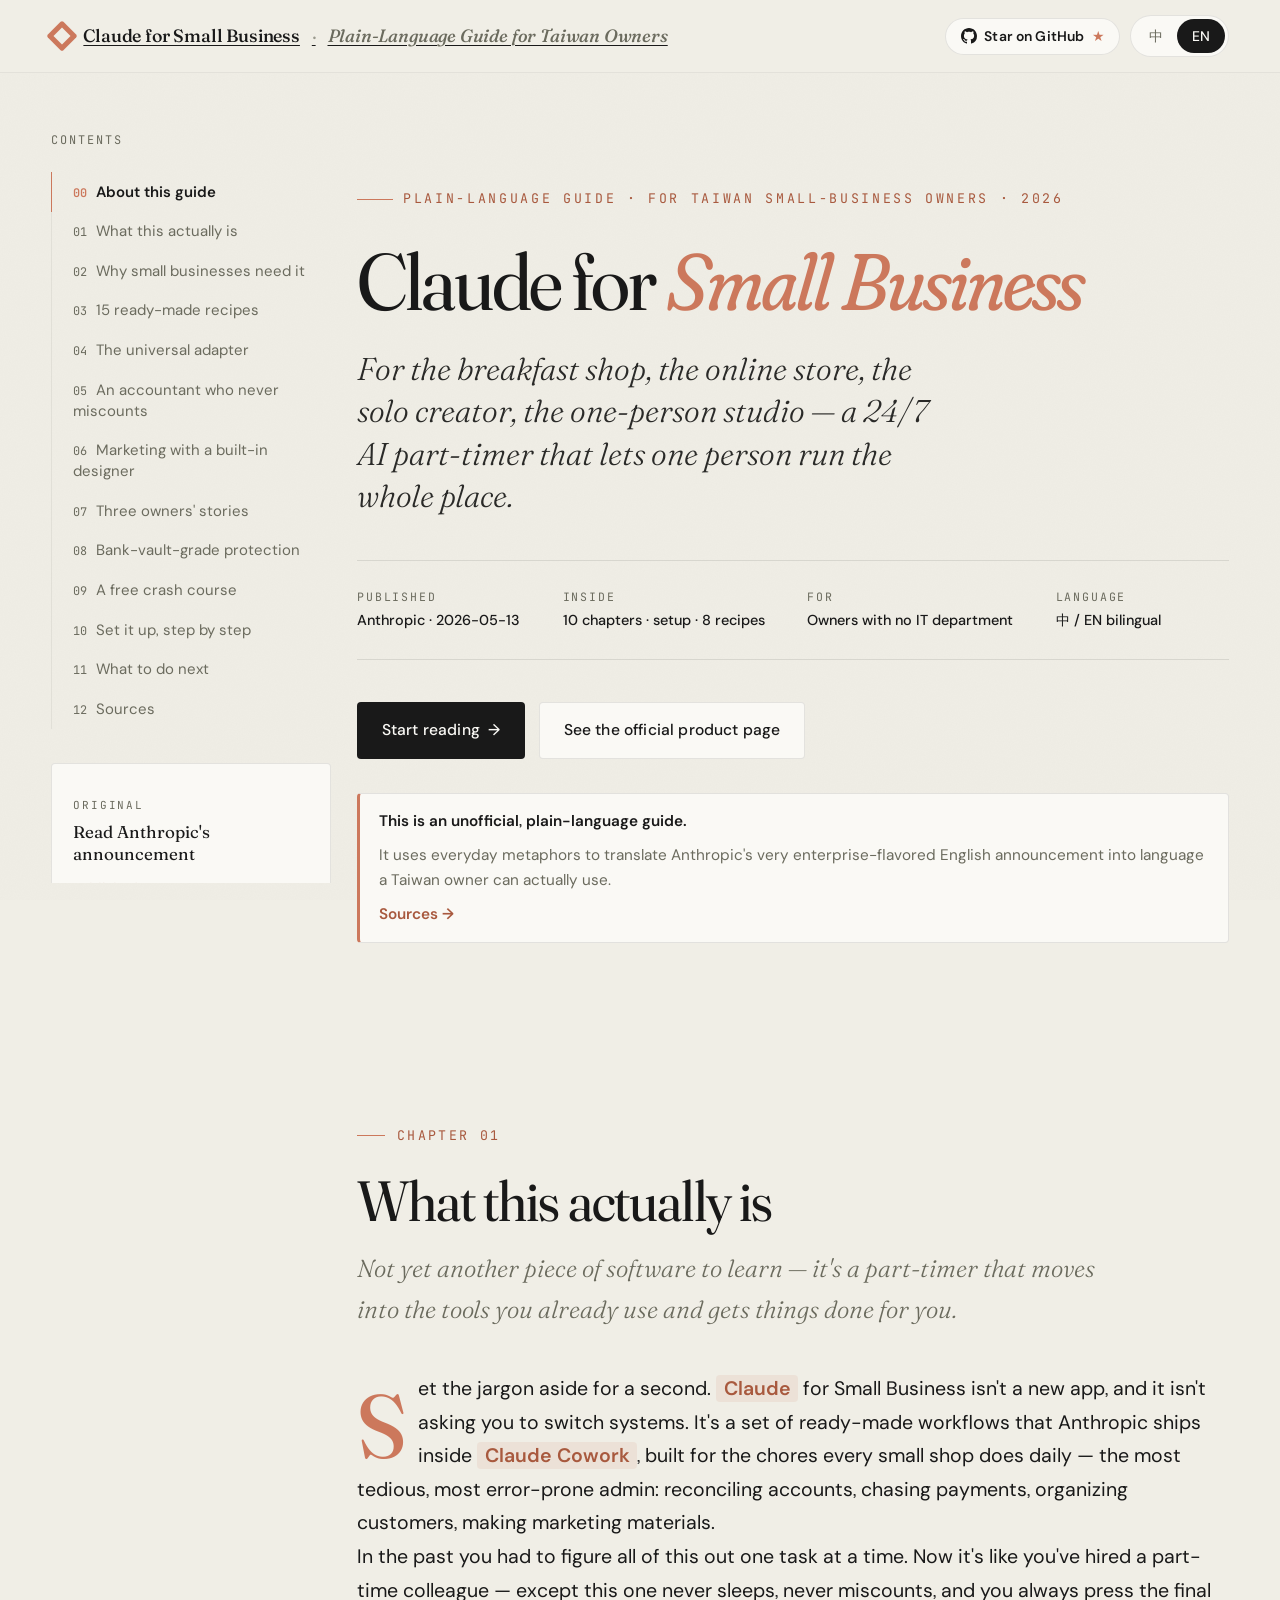
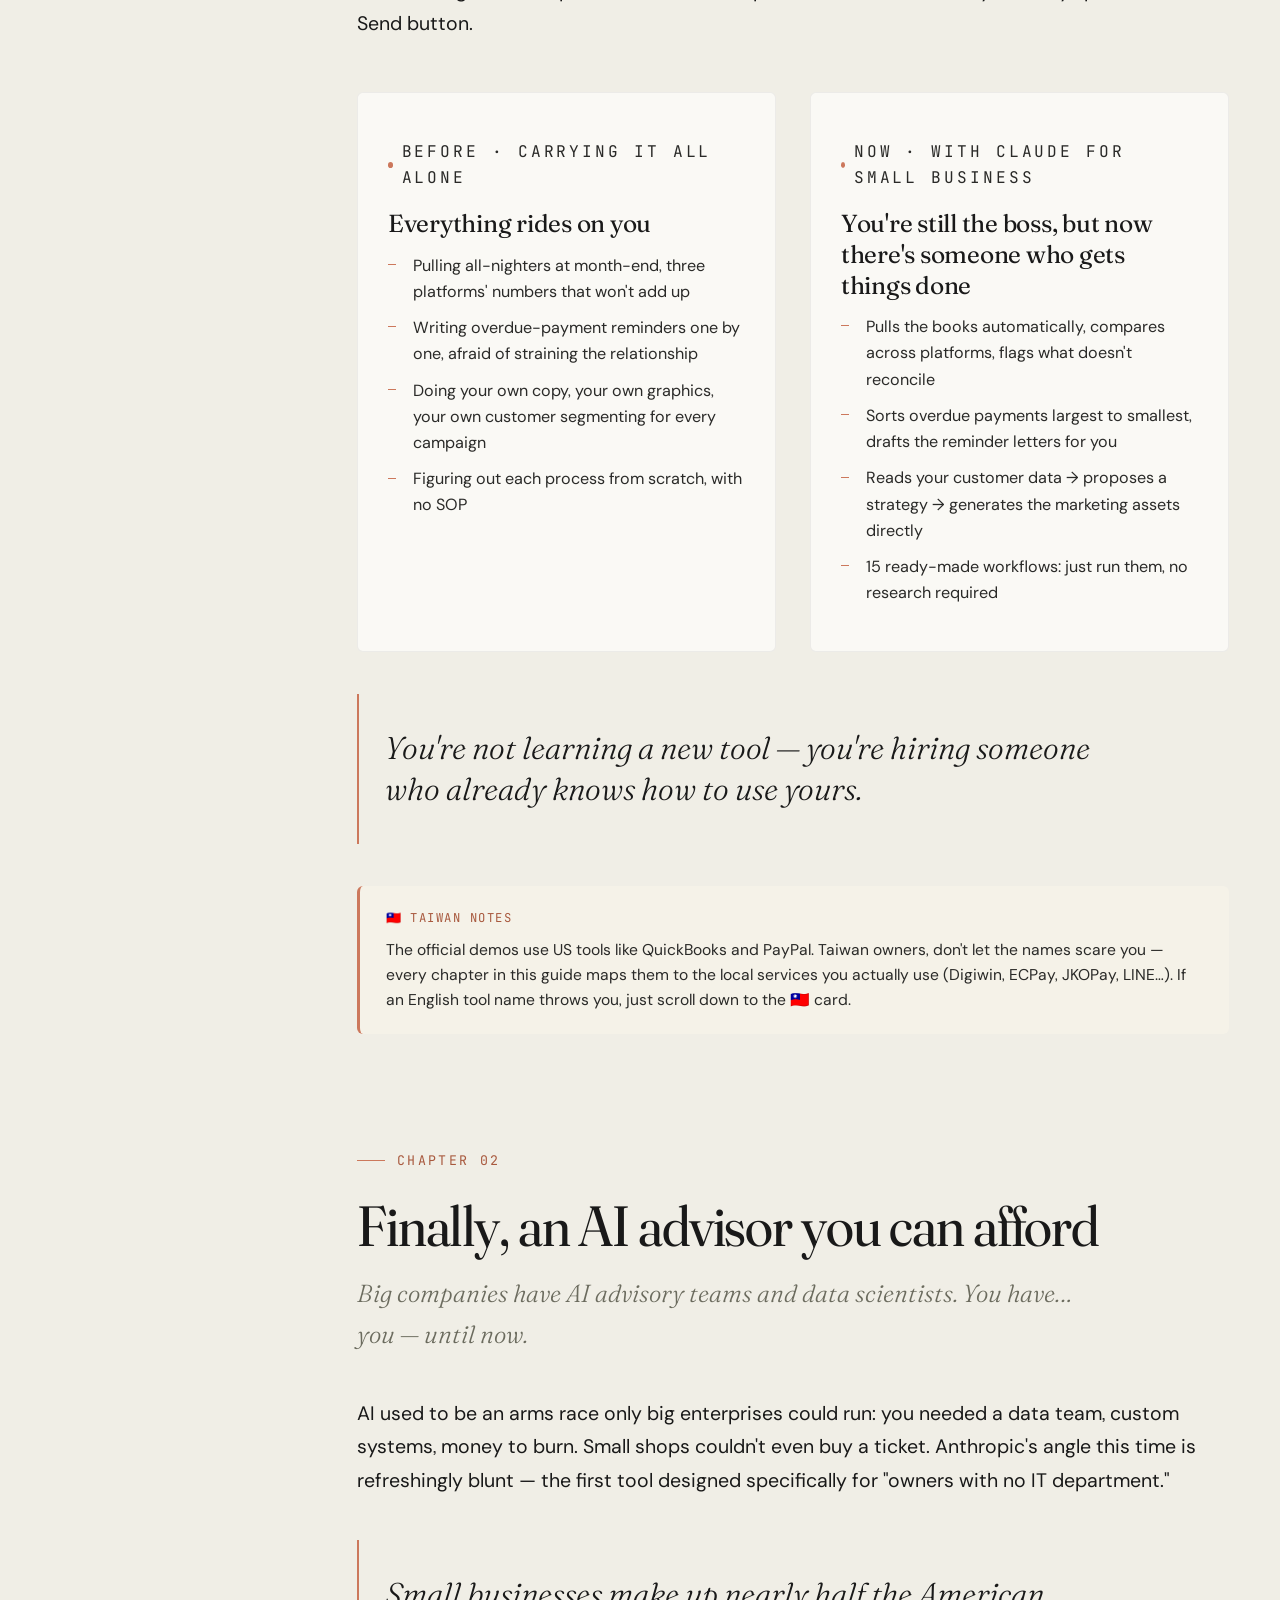
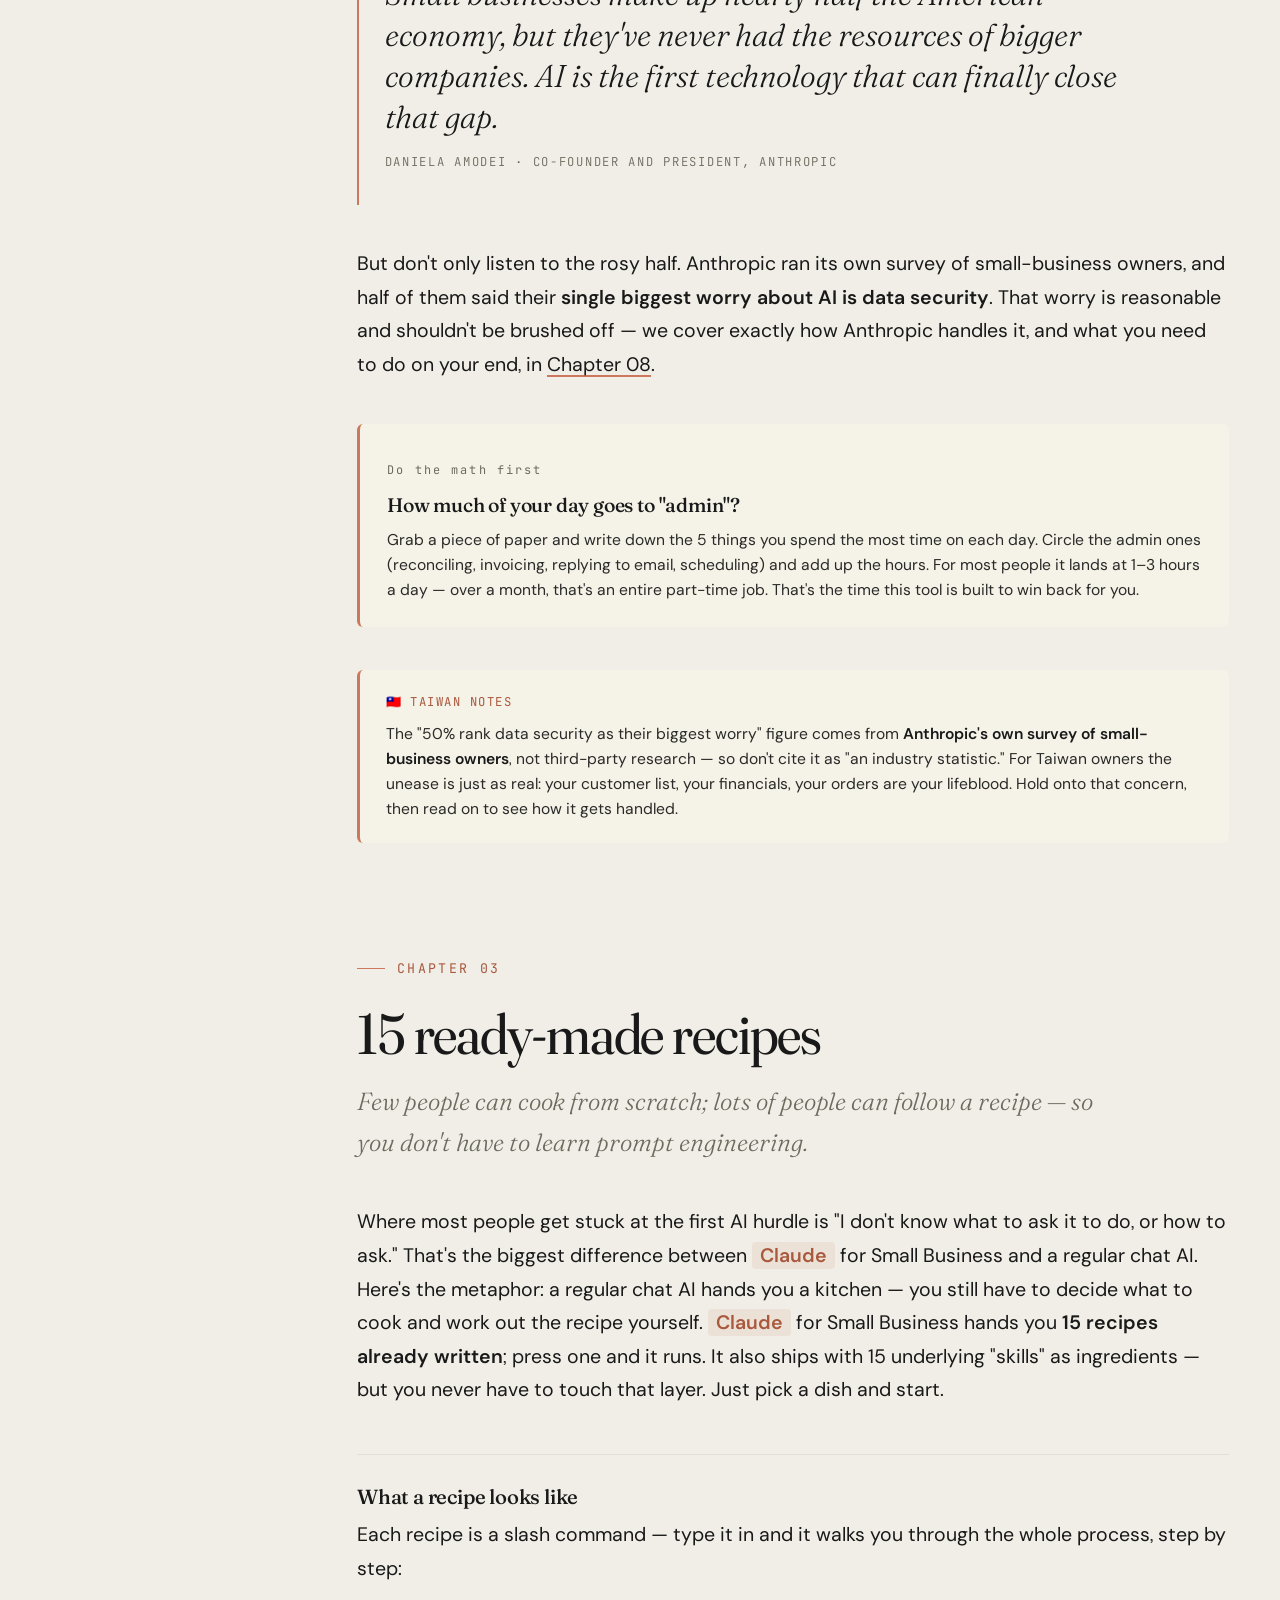
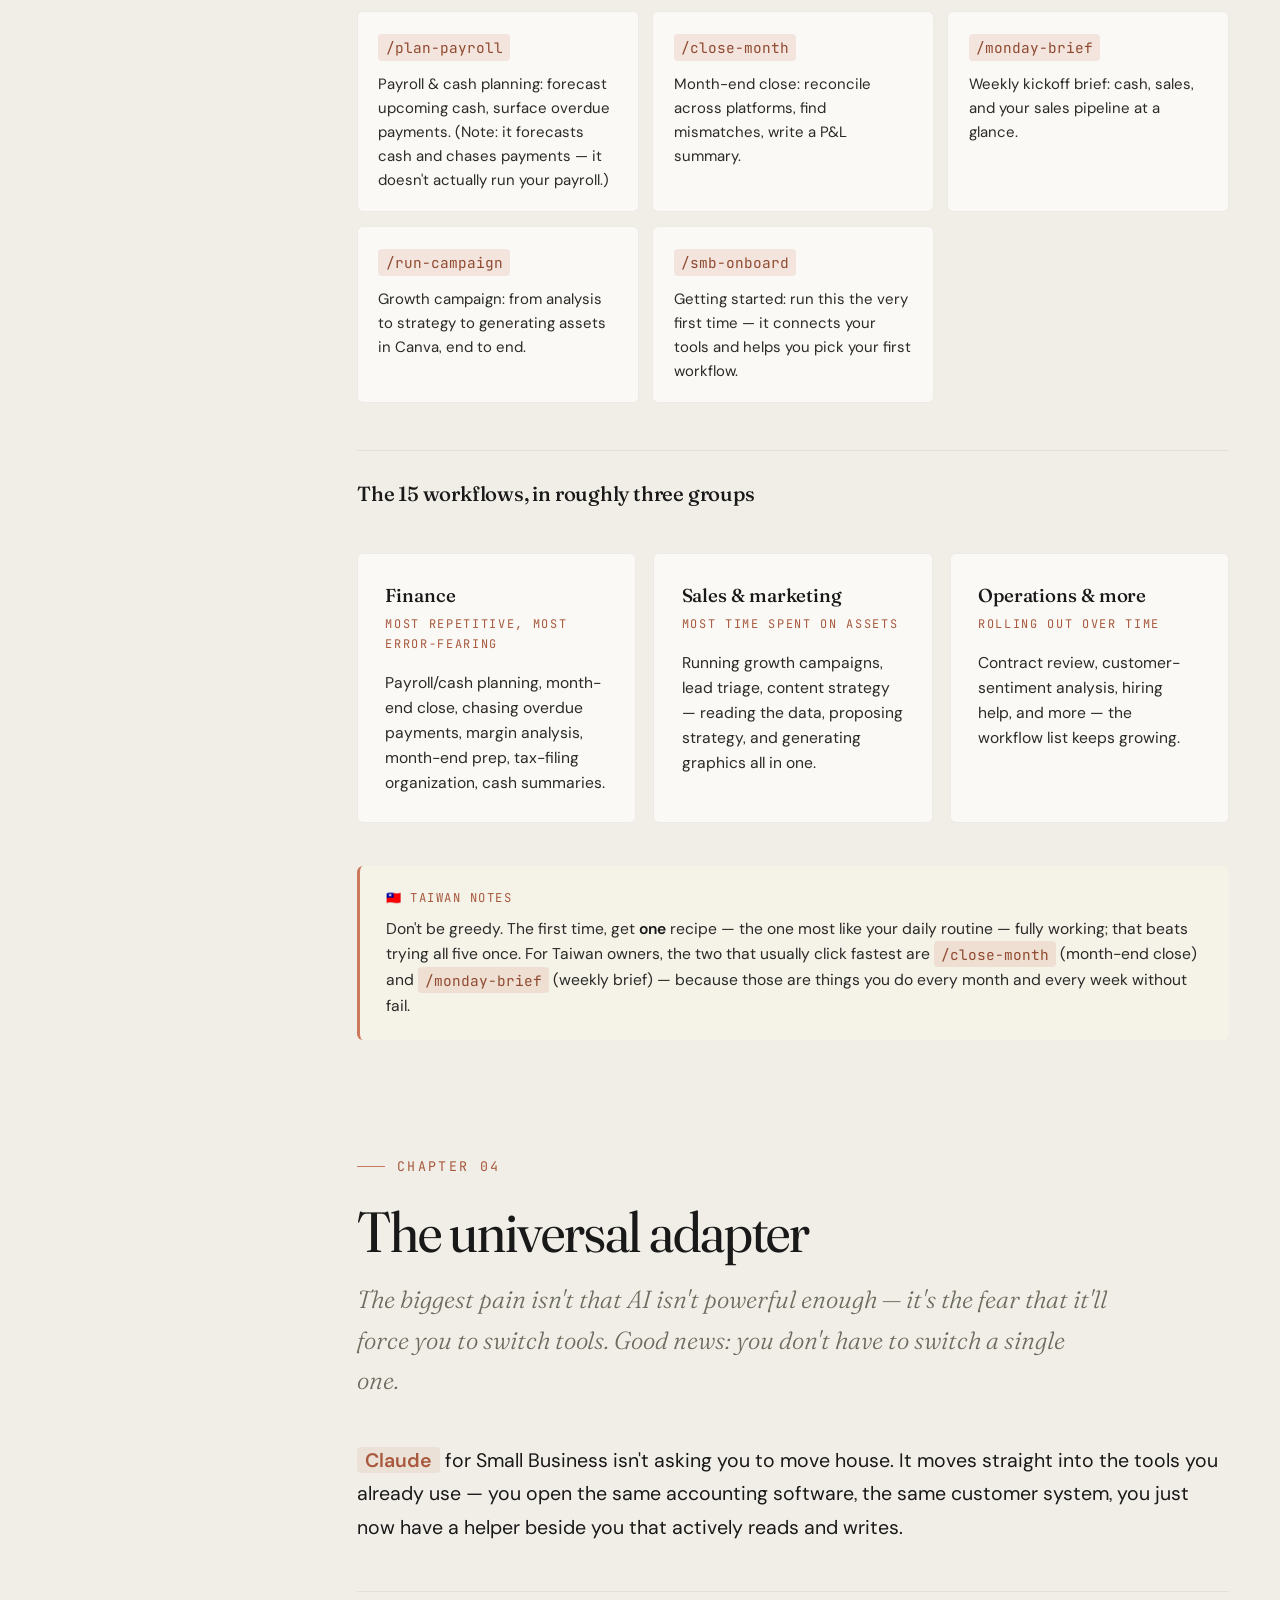
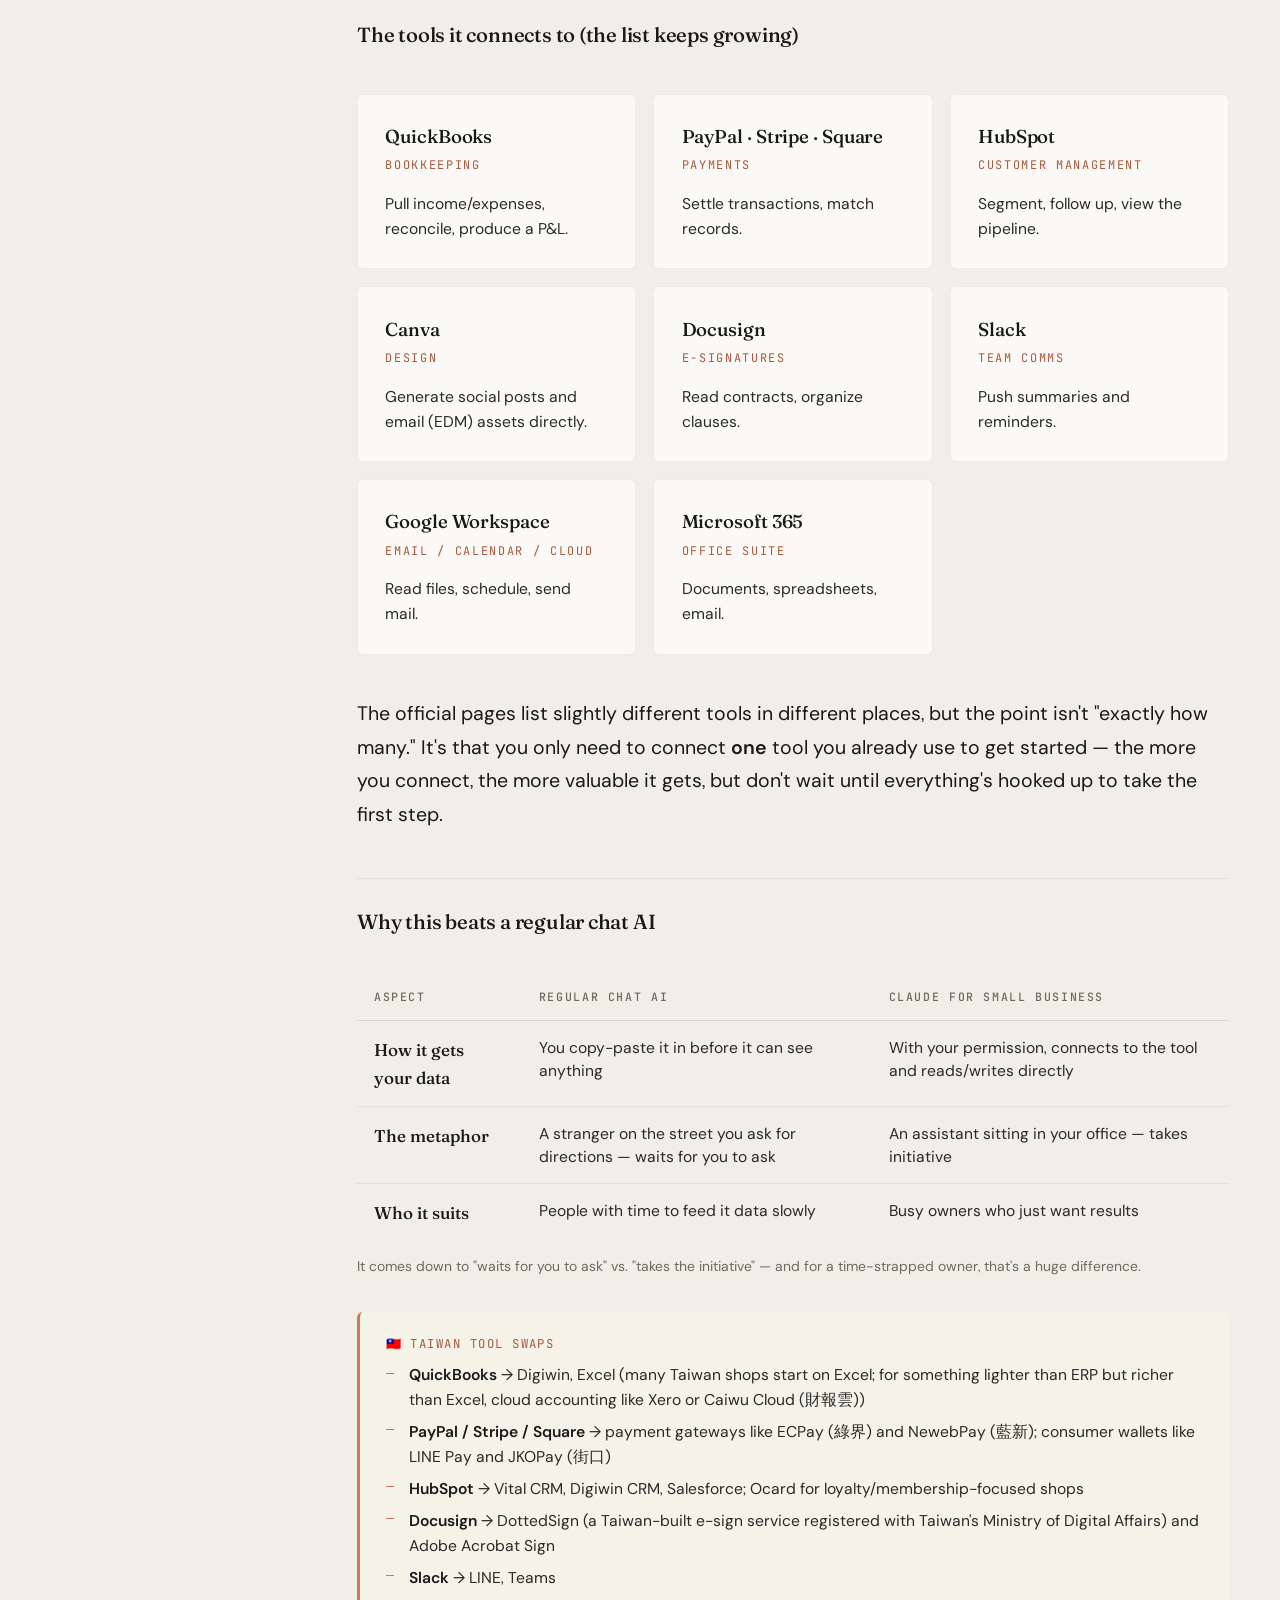
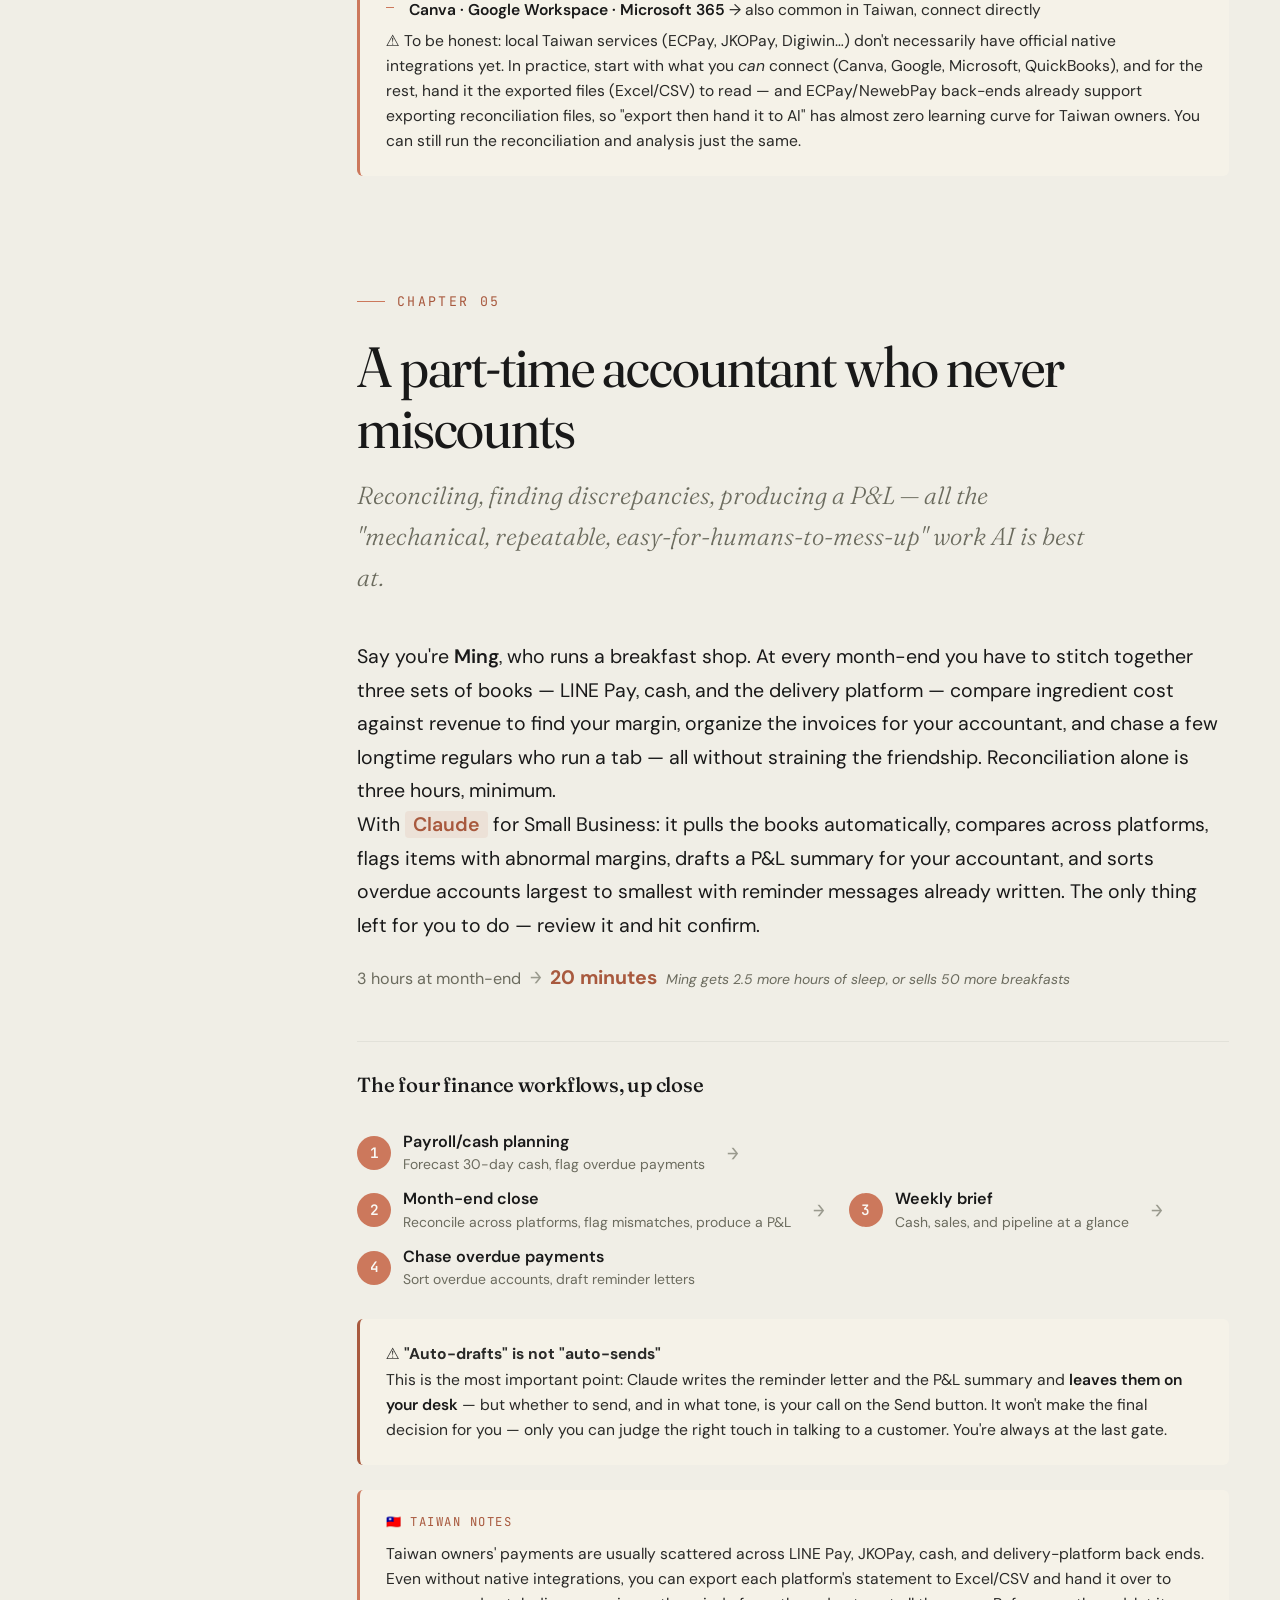
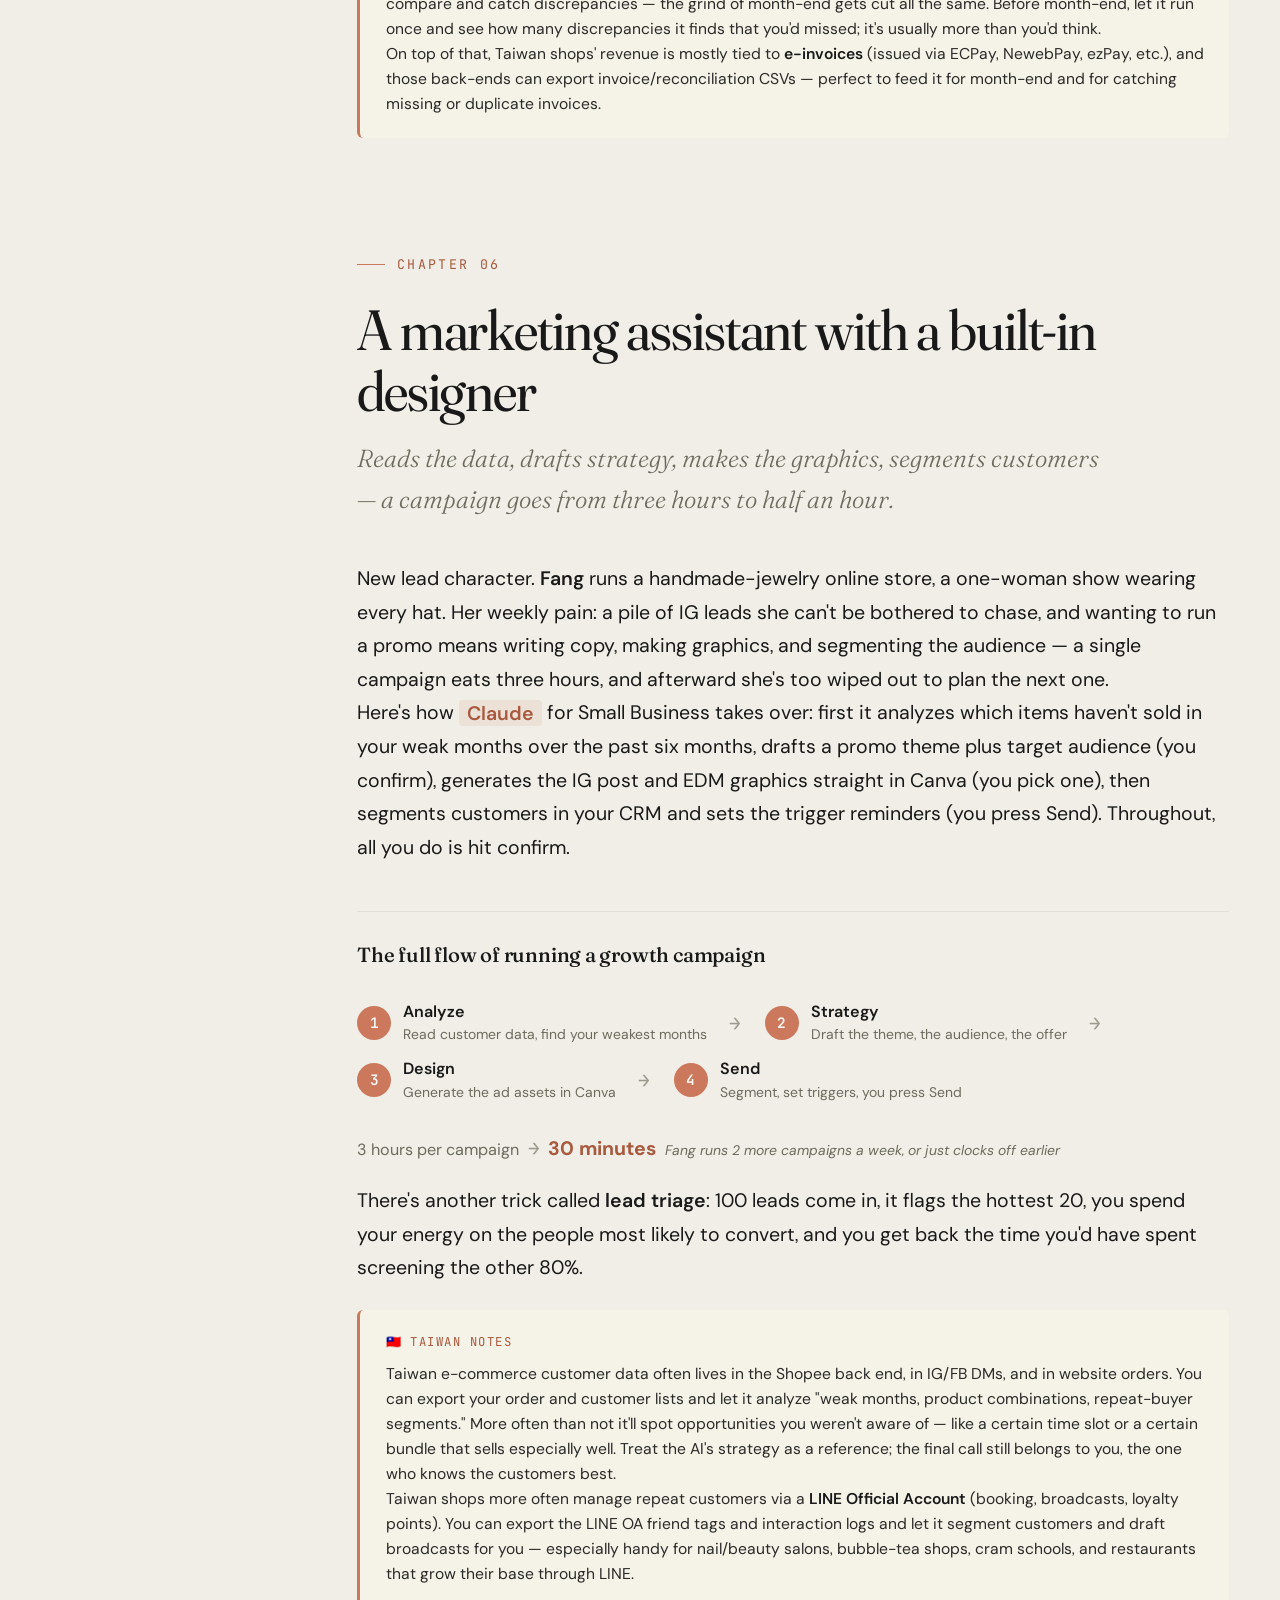
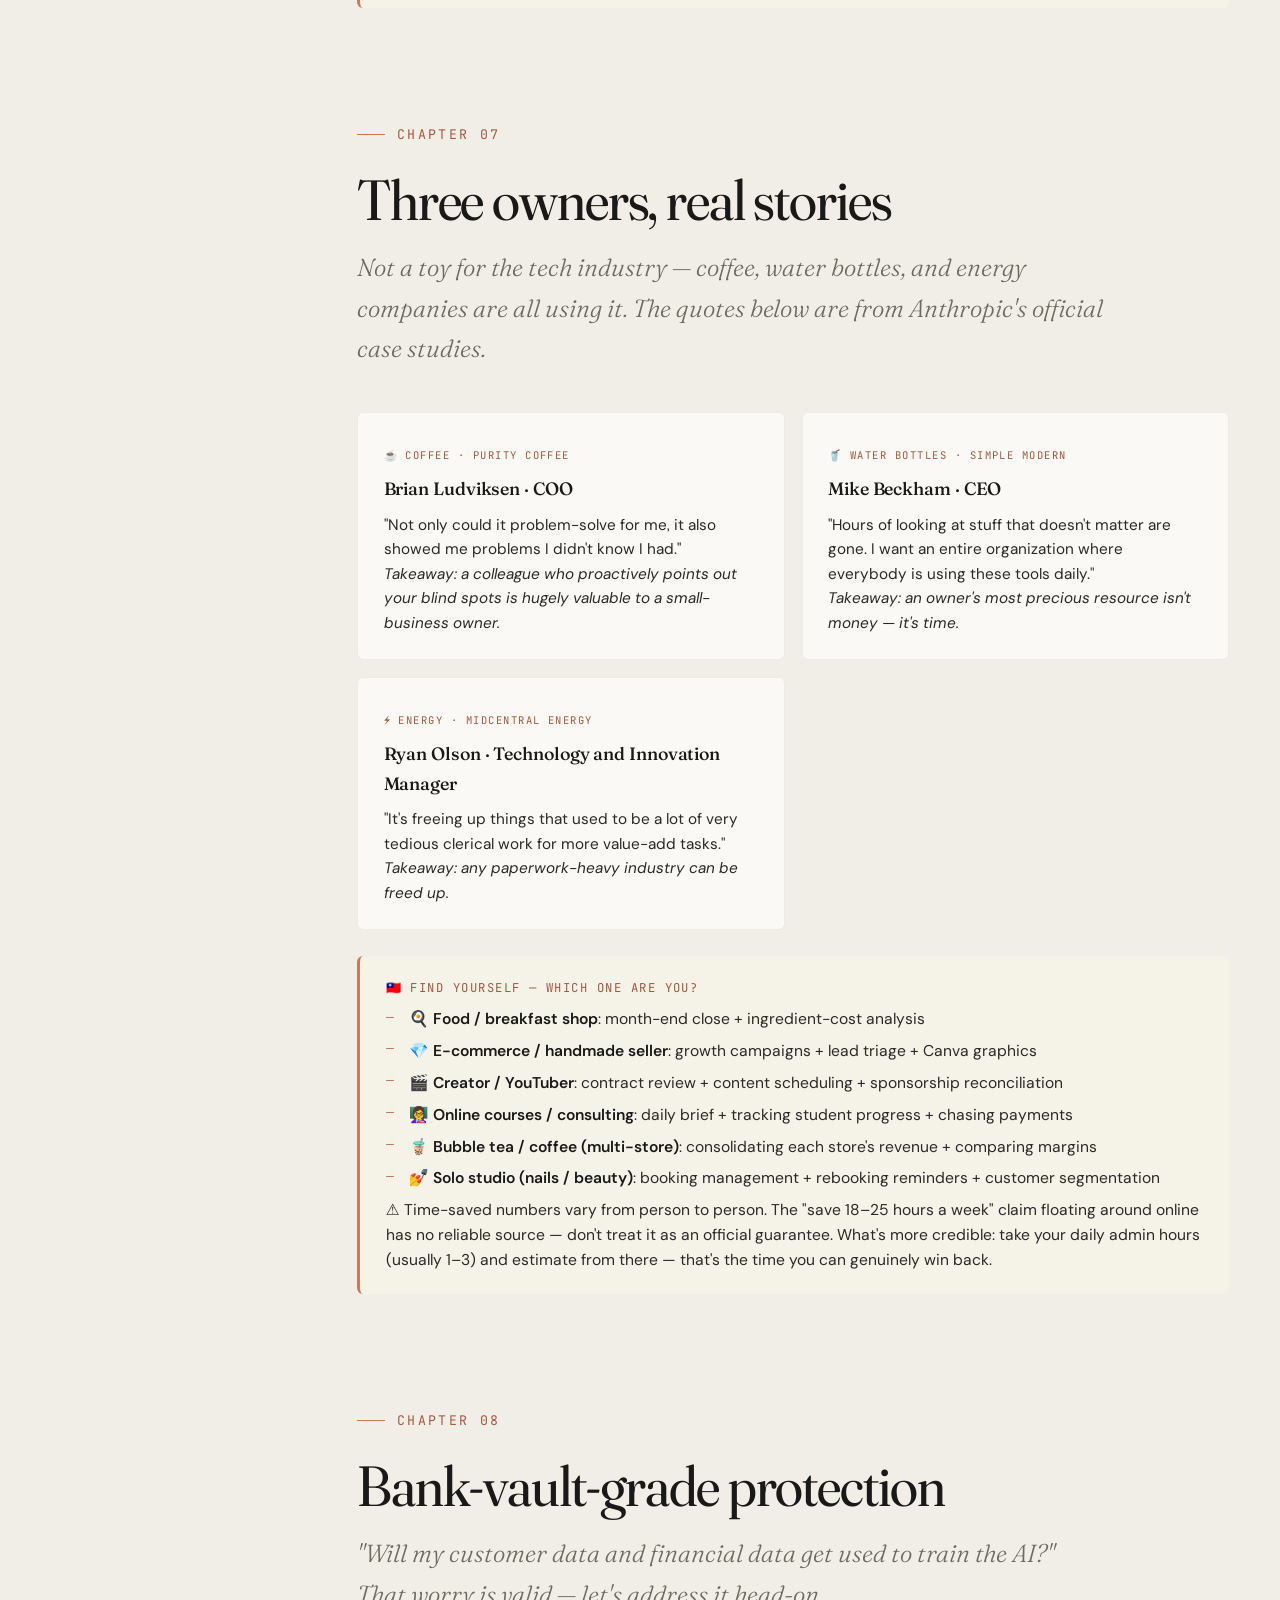
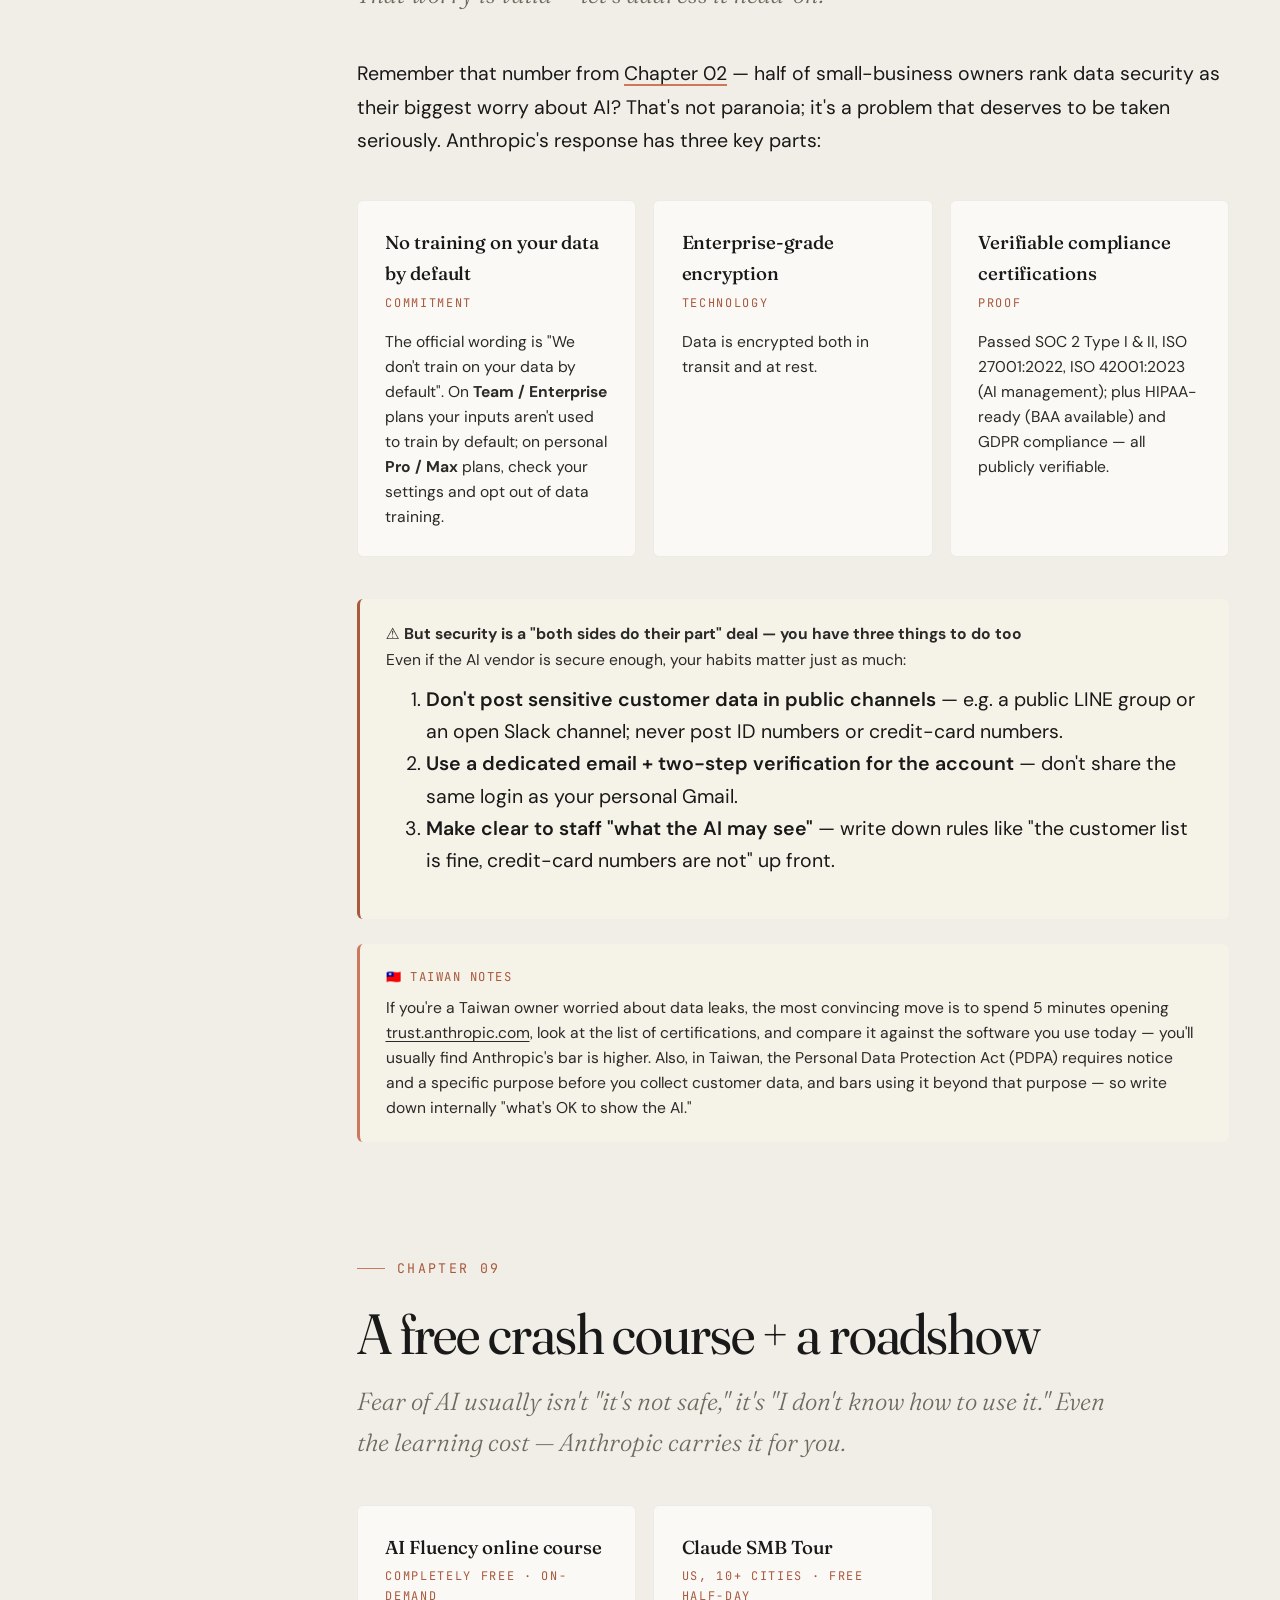
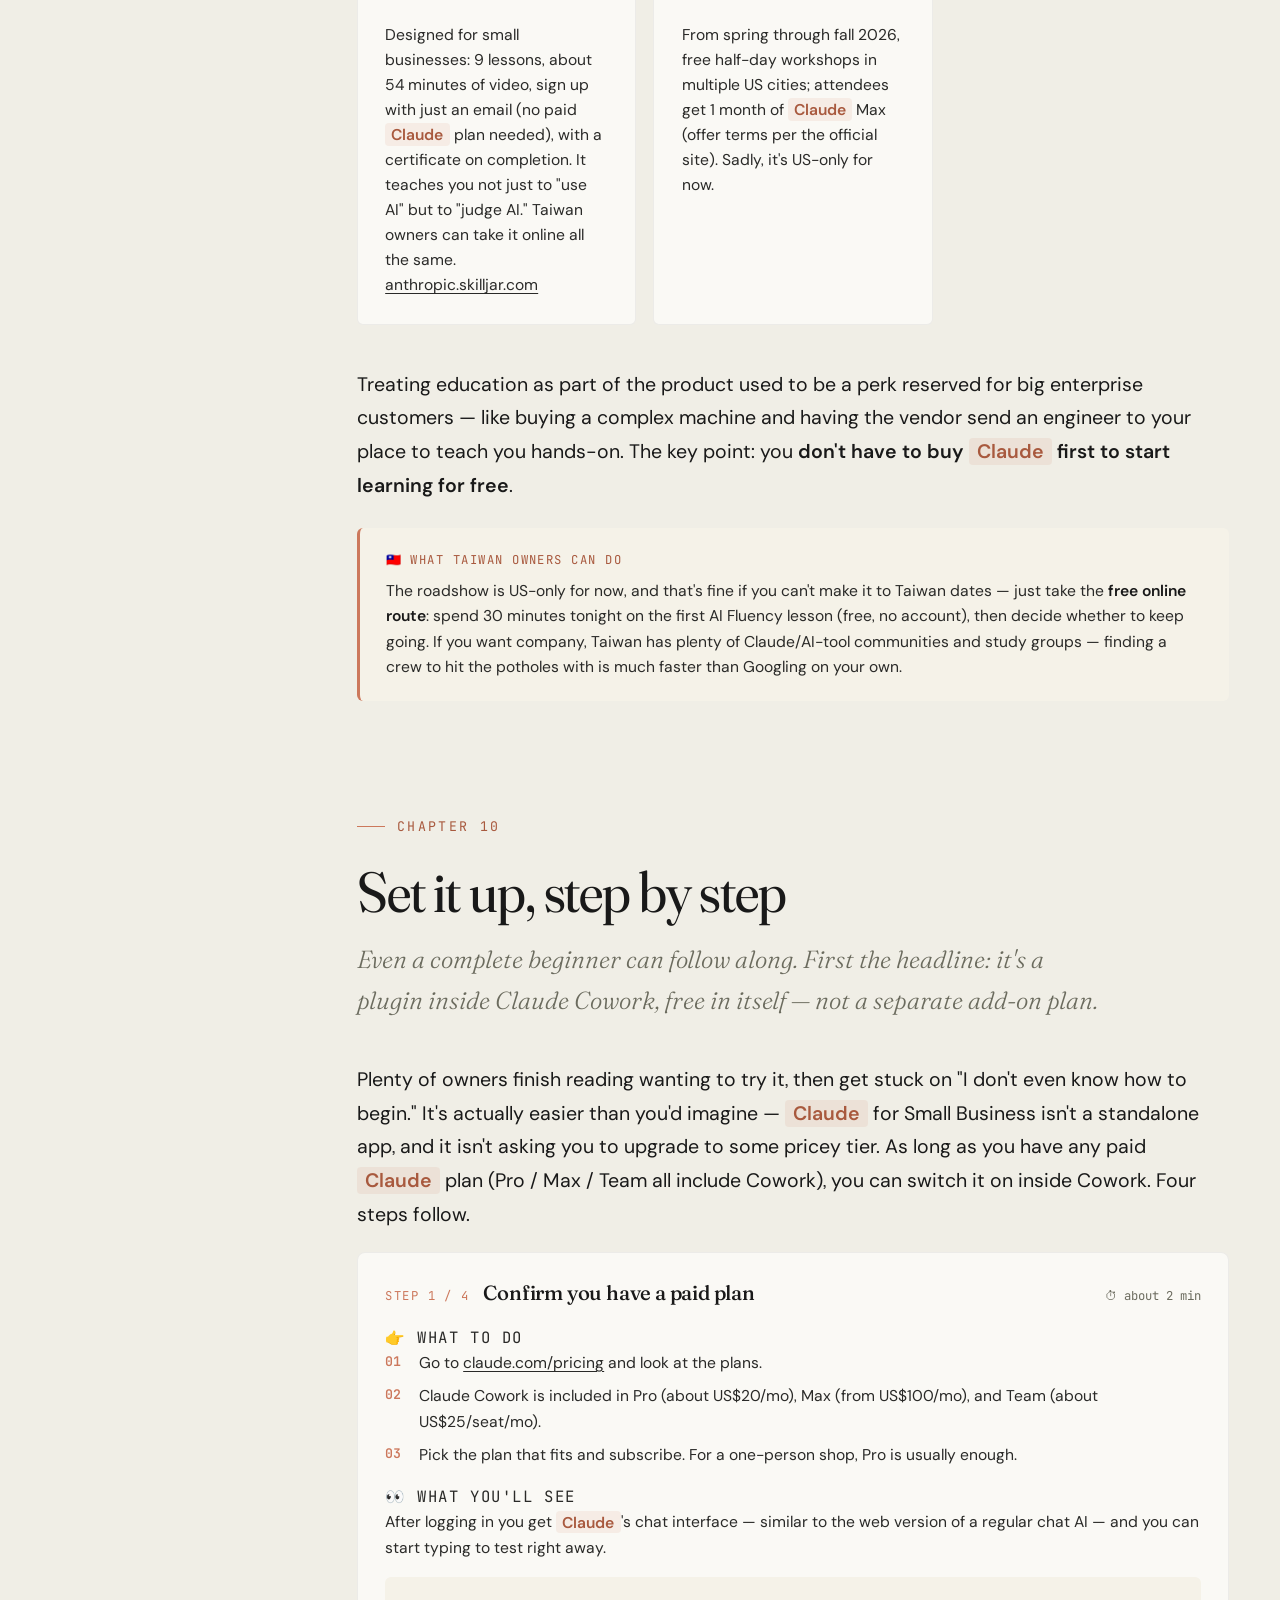
<file: index.html>
<!DOCTYPE html>
<html lang="en">
<head>
  <!-- ==== Google Analytics 4 (Measurement ID: G-NK8473VVRG) ==== -->
  <script async src="https://www.googletagmanager.com/gtag/js?id=G-NK8473VVRG"></script>
  <script>
    window.dataLayer = window.dataLayer || [];
    function gtag(){ dataLayer.push(arguments); }
    gtag('js', new Date());
    gtag('config', 'G-NK8473VVRG');
  </script>

<meta charset="UTF-8">
<meta name="viewport" content="width=device-width, initial-scale=1">
<title>Claude for Small Business · Plain-Language Guide for Taiwan Owners</title>
<meta name="description" content="Anthropic's Claude for Small Business in plain language for Taiwan owners with no IT team — 15 ready-made workflows, step-by-step setup, and scenario prompts.">
<link rel="canonical" href="https://claude-small-business.peteraim.com/">
<link rel="alternate" hreflang="zh-Hant" href="https://claude-small-business.peteraim.com/zh-Hant/">
<link rel="alternate" hreflang="en" href="https://claude-small-business.peteraim.com/">
<link rel="alternate" hreflang="x-default" href="https://claude-small-business.peteraim.com/">
<meta property="og:title" content="Claude for Small Business · Plain-Language Guide for Taiwan Owners">
<meta property="og:description" content="A 24/7 AI part-timer that lets one person run the whole shop — plain-language metaphors, Taiwan tool swaps, step-by-step setup.">
<meta property="og:type" content="article">
<meta property="og:url" content="https://claude-small-business.peteraim.com/">
<meta property="og:locale" content="en_US">
<meta property="og:locale:alternate" content="zh_TW">
<meta property="og:site_name" content="Claude for Small Business · Plain-Language Guide for Taiwan Owners">
<meta property="og:image" content="https://claude-small-business.peteraim.com/assets/og-cover.png">
<meta property="og:image:width" content="1200">
<meta property="og:image:height" content="630">
<meta property="og:image:alt" content="Claude for Small Business · Plain-Language Guide for Taiwan Owners">
<meta name="twitter:card" content="summary_large_image">
<meta name="twitter:title" content="Claude for Small Business · Plain-Language Guide for Taiwan Owners">
<meta name="twitter:description" content="A 24/7 AI part-timer that lets one person run the whole shop — plain-language metaphors, Taiwan tool swaps, step-by-step setup.">
<meta name="twitter:image" content="https://claude-small-business.peteraim.com/assets/og-cover.png">
<link rel="preconnect" href="https://fonts.googleapis.com">
<link rel="preconnect" href="https://fonts.gstatic.com" crossorigin>
<link href="https://fonts.googleapis.com/css2?family=Fraunces:ital,opsz,wght,SOFT@0,9..144,300..600,30..100;1,9..144,300..600,30..100&family=DM+Sans:wght@300;400;500;600;700&family=JetBrains+Mono:wght@400;500&display=swap" rel="stylesheet">
<link rel="stylesheet" href="assets/styles.css">
<link rel="icon" href="data:image/svg+xml,%3Csvg xmlns='http://www.w3.org/2000/svg' viewBox='0 0 16 16'%3E%3Crect width='10' height='10' x='3' y='3' fill='%23CC785C' transform='rotate(45 8 8)'/%3E%3Crect width='4' height='4' x='6' y='6' fill='%23F0EEE6' transform='rotate(45 8 8)'/%3E%3C/svg%3E">
<script type="application/ld+json">
{
  "@context": "https://schema.org",
  "@type": "Article",
  "headline": "Claude for Small Business · Plain-Language Guide for Taiwan Owners",
  "description": "Anthropic's Claude for Small Business in plain language for Taiwan owners with no IT team — 15 ready-made workflows, step-by-step setup, and scenario prompts.",
  "inLanguage": "en",
  "datePublished": "2026-05-13",
  "dateModified": "2026-05-21",
  "author": { "@type": "Person", "name": "tingwei161803" },
  "publisher": { "@type": "Person", "name": "tingwei161803" },
  "mainEntityOfPage": "https://claude-small-business.peteraim.com/",
  "image": "https://claude-small-business.peteraim.com/assets/og-cover.png",
  "isBasedOn": "https://www.anthropic.com/news/claude-for-small-business"
}
</script>
</head>
<body>

<a class="skip-link" href="#maincontent">Skip to main content</a>

<div class="progress" aria-hidden="true"></div>

<header class="site-header">
  <div class="site-header__inner">
    <a class="brand" href="#cover" aria-label="Claude for Small Business — A Plain-Language Guide for Taiwan Owners, home">
      <span class="brand__mark" aria-hidden="true"></span>
      <span>Claude for Small Business</span>
      <span class="brand__sep" aria-hidden="true">·</span>
      <span class="brand__sub">Plain-Language Guide for Taiwan Owners</span>
    </a>
    <div class="site-header__actions">
      <a class="ghstar" href="https://github.com/tingwei161803/claude-small-business" target="_blank" rel="noopener" aria-label="Star this project on GitHub">
        <svg class="ghstar__logo" viewBox="0 0 16 16" aria-hidden="true" fill="currentColor"><path d="M8 0C3.58 0 0 3.58 0 8c0 3.54 2.29 6.53 5.47 7.59.4.07.55-.17.55-.38 0-.19-.01-.82-.01-1.49-2.01.37-2.53-.49-2.69-.94-.09-.23-.48-.94-.82-1.13-.28-.15-.68-.52-.01-.53.63-.01 1.08.58 1.23.82.72 1.21 1.87.87 2.33.66.07-.52.28-.87.51-1.07-1.78-.2-3.64-.89-3.64-3.95 0-.87.31-1.59.82-2.15-.08-.2-.36-1.02.08-2.12 0 0 .67-.21 2.2.82.64-.18 1.32-.27 2-.27.68 0 1.36.09 2 .27 1.53-1.04 2.2-.82 2.2-.82.44 1.1.16 1.92.08 2.12.51.56.82 1.27.82 2.15 0 3.07-1.87 3.75-3.65 3.95.29.25.54.73.54 1.48 0 1.07-.01 1.93-.01 2.2 0 .21.15.46.55.38A8.013 8.013 0 0016 8c0-4.42-3.58-8-8-8z"></path></svg>
        <span class="ghstar__text">Star on GitHub</span>
        <span class="ghstar__star" aria-hidden="true">★</span>
        <span class="ghstar__count" hidden></span>
      </a>
      <nav class="lang-switch" aria-label="語言 Language">
        <a href="./zh-Hant/" data-lang-link lang="zh-Hant">中</a>
        <a href="./" aria-current="page">EN</a>
      </nav>
    </div>
  </div>
</header>

<div class="layout">

  <!-- ============ TOC ============ -->
  <aside class="toc" aria-label="Contents">
    <button class="toc__toggle" type="button" aria-expanded="false" aria-controls="toc-panel">Contents</button>
    <div class="toc__panel" id="toc-panel">
      <p class="toc__label">Contents</p>
      <ol class="toc__list">
        <li class="toc__item" data-target="cover"><a href="#cover"><span class="toc__num">00</span>About this guide</a></li>
        <li class="toc__item" data-target="p00"><a href="#p00"><span class="toc__num">01</span>What this actually is</a></li>
        <li class="toc__item" data-target="p01"><a href="#p01"><span class="toc__num">02</span>Why small businesses need it</a></li>
        <li class="toc__item" data-target="p02"><a href="#p02"><span class="toc__num">03</span>15 ready-made recipes</a></li>
        <li class="toc__item" data-target="p03"><a href="#p03"><span class="toc__num">04</span>The universal adapter</a></li>
        <li class="toc__item" data-target="p04"><a href="#p04"><span class="toc__num">05</span>An accountant who never miscounts</a></li>
        <li class="toc__item" data-target="p05"><a href="#p05"><span class="toc__num">06</span>Marketing with a built-in designer</a></li>
        <li class="toc__item" data-target="p06"><a href="#p06"><span class="toc__num">07</span>Three owners' stories</a></li>
        <li class="toc__item" data-target="p07"><a href="#p07"><span class="toc__num">08</span>Bank-vault-grade protection</a></li>
        <li class="toc__item" data-target="p08"><a href="#p08"><span class="toc__num">09</span>A free crash course</a></li>
        <li class="toc__item" data-target="p09"><a href="#p09"><span class="toc__num">10</span>Set it up, step by step</a></li>
        <li class="toc__item" data-target="roadmap"><a href="#roadmap"><span class="toc__num">11</span>What to do next</a></li>
        <li class="toc__item" data-target="sources"><a href="#sources"><span class="toc__num">12</span>Sources</a></li>
      </ol>

      <div class="toc__cta">
        <p class="toc__cta-label">Original</p>
        <p class="toc__cta-title">Read Anthropic's announcement</p>
        <a class="toc__cta-link" href="https://www.anthropic.com/news/claude-for-small-business" target="_blank" rel="noopener">Published 2026-05-13</a>
      </div>
    </div>
  </aside>

  <!-- ============ MAIN ============ -->
  <main class="main" id="maincontent" tabindex="-1">
<!-- ====== Cover / Hero ====== -->
    <section class="section hero" id="cover">
      <p class="hero__eyebrow">Plain-language guide · For Taiwan small-business owners · 2026</p>
      <h1 class="hero__title">Claude for <em>Small Business</em></h1>
      <p class="hero__lede">For the breakfast shop, the online store, the solo creator, the one-person studio — a 24/7 AI part-timer that lets one person run the whole place.</p>

      <div class="hero__meta">
        <div class="hero__meta-item">
          <span class="hero__meta-label">Published</span>
          <span class="hero__meta-value">Anthropic · 2026-05-13</span>
        </div>
        <div class="hero__meta-item">
          <span class="hero__meta-label">Inside</span>
          <span class="hero__meta-value">10 chapters · setup · 8 recipes</span>
        </div>
        <div class="hero__meta-item">
          <span class="hero__meta-label">For</span>
          <span class="hero__meta-value">Owners with no IT department</span>
        </div>
        <div class="hero__meta-item">
          <span class="hero__meta-label">Language</span>
          <span class="hero__meta-value">中 / EN bilingual</span>
        </div>
      </div>

      <div class="hero__actions">
        <a class="btn btn--primary" href="#p00">Start reading <span class="btn__arrow">→</span></a>
        <a class="btn btn--secondary" href="https://claude.com/solutions/small-business" target="_blank" rel="noopener">See the official product page</a>
      </div>

      <p class="hero__more">
        <strong>This is an unofficial, plain-language guide.</strong>
        <span>It uses everyday metaphors to translate Anthropic's very enterprise-flavored English announcement into language a Taiwan owner can actually use.</span>
        <a href="#sources">Sources</a>
      </p>
    </section>

    <!-- ====== P00 What this actually is ====== -->
    <section class="section" id="p00">
      <header class="chapter__head">
        <p class="chapter__num">Chapter 01</p>
        <h2 class="chapter__title">What this actually is</h2>
        <p class="chapter__sub">Not yet another piece of software to learn — it's a part-timer that moves into the tools you already use and gets things done for you.</p>
      </header>

      <div class="prose">
        <p class="dropcap">Set the jargon aside for a second. <span class="product is-lit">Claude</span> for Small Business isn't a new app, and it isn't asking you to switch systems. It's a set of ready-made workflows that Anthropic ships inside <span class="product is-lit">Claude Cowork</span>, built for the chores every small shop does daily — the most tedious, most error-prone admin: reconciling accounts, chasing payments, organizing customers, making marketing materials.</p>
        <p>In the past you had to figure all of this out one task at a time. Now it's like you've hired a part-time colleague — except this one never sleeps, never miscounts, and you always press the final Send button.</p>
      </div>

      <div class="stage">
        <div class="stage__block">
          <p class="stage__block-label">Before · carrying it all alone</p>
          <h3>Everything rides on you</h3>
          <ul>
            <li>Pulling all-nighters at month-end, three platforms' numbers that won't add up</li>
            <li>Writing overdue-payment reminders one by one, afraid of straining the relationship</li>
            <li>Doing your own copy, your own graphics, your own customer segmenting for every campaign</li>
            <li>Figuring out each process from scratch, with no SOP</li>
          </ul>
        </div>
        <div class="stage__block">
          <p class="stage__block-label">Now · with Claude for Small Business</p>
          <h3>You're still the boss, but now there's someone who gets things done</h3>
          <ul>
            <li>Pulls the books automatically, compares across platforms, flags what doesn't reconcile</li>
            <li>Sorts overdue payments largest to smallest, drafts the reminder letters for you</li>
            <li>Reads your customer data → proposes a strategy → generates the marketing assets directly</li>
            <li>15 ready-made workflows: just run them, no research required</li>
          </ul>
        </div>
      </div>

      <blockquote class="pullquote">
        You're not learning a new tool — you're hiring someone who already knows how to use yours.
      </blockquote>

      <aside class="tw-note">
        <p class="tw-note__label">🇹🇼 Taiwan notes</p>
        <div class="tw-note__body">
          <p>The official demos use US tools like QuickBooks and PayPal. Taiwan owners, don't let the names scare you — every chapter in this guide maps them to the local services you actually use (Digiwin, ECPay, JKOPay, LINE…). If an English tool name throws you, just scroll down to the 🇹🇼 card.</p>
        </div>
      </aside>
    </section>

    <!-- ====== P01 Why small businesses need it ====== -->
    <section class="section" id="p01">
      <header class="chapter__head">
        <p class="chapter__num">Chapter 02</p>
        <h2 class="chapter__title">Finally, an AI advisor you can afford</h2>
        <p class="chapter__sub">Big companies have AI advisory teams and data scientists. You have… you — until now.</p>
      </header>

      <div class="prose">
        <p>AI used to be an arms race only big enterprises could run: you needed a data team, custom systems, money to burn. Small shops couldn't even buy a ticket. Anthropic's angle this time is refreshingly blunt — the first tool designed specifically for "owners with no IT department."</p>
      </div>

      <blockquote class="pullquote">
        Small businesses make up nearly half the American economy, but they've never had the resources of bigger companies. AI is the first technology that can finally close that gap.
        <span class="pullquote__attr">Daniela Amodei · Co-founder and President, Anthropic</span>
      </blockquote>

      <div class="prose">
        <p>But don't only listen to the rosy half. Anthropic ran its own survey of small-business owners, and half of them said their <strong>single biggest worry about AI is data security</strong>. That worry is reasonable and shouldn't be brushed off — we cover exactly how Anthropic handles it, and what you need to do on your end, in <a href="#p07">Chapter 08</a>.</p>
      </div>

      <div class="challenges">
        <div class="challenge">
          <p class="challenge__num">Do the math first</p>
          <h3 class="challenge__title">How much of your day goes to "admin"?</h3>
          <p class="challenge__body">Grab a piece of paper and write down the 5 things you spend the most time on each day. Circle the admin ones (reconciling, invoicing, replying to email, scheduling) and add up the hours. For most people it lands at 1–3 hours a day — over a month, that's an entire part-time job. That's the time this tool is built to win back for you.</p>
        </div>
      </div>

      <aside class="tw-note">
        <p class="tw-note__label">🇹🇼 Taiwan notes</p>
        <div class="tw-note__body">
          <p>The "50% rank data security as their biggest worry" figure comes from <strong>Anthropic's own survey of small-business owners</strong>, not third-party research — so don't cite it as "an industry statistic." For Taiwan owners the unease is just as real: your customer list, your financials, your orders are your lifeblood. Hold onto that concern, then read on to see how it gets handled.</p>
        </div>
      </aside>
    </section>

    <!-- ====== P02 15 ready-made recipes ====== -->
    <section class="section" id="p02">
      <header class="chapter__head">
        <p class="chapter__num">Chapter 03</p>
        <h2 class="chapter__title">15 ready-made recipes</h2>
        <p class="chapter__sub">Few people can cook from scratch; lots of people can follow a recipe — so you don't have to learn prompt engineering.</p>
      </header>

      <div class="prose">
        <p>Where most people get stuck at the first AI hurdle is "I don't know what to ask it to do, or how to ask." That's the biggest difference between <span class="product is-lit">Claude</span> for Small Business and a regular chat AI.</p>
        <p>Here's the metaphor: a regular chat AI hands you a kitchen — you still have to decide what to cook and work out the recipe yourself. <span class="product is-lit">Claude</span> for Small Business hands you <strong>15 recipes already written</strong>; press one and it runs. It also ships with 15 underlying "skills" as ingredients — but you never have to touch that layer. Just pick a dish and start.</p>
      </div>

      <p class="section-h">What a recipe looks like</p>
      <div class="prose"><p>Each recipe is a slash command — type it in and it walks you through the whole process, step by step:</p></div>
      <div class="recipes">
        <div class="recipe"><code class="recipe__cmd">/plan-payroll</code><p class="recipe__desc">Payroll &amp; cash planning: forecast upcoming cash, surface overdue payments. (Note: it forecasts cash and chases payments — it doesn't actually run your payroll.)</p></div>
        <div class="recipe"><code class="recipe__cmd">/close-month</code><p class="recipe__desc">Month-end close: reconcile across platforms, find mismatches, write a P&amp;L summary.</p></div>
        <div class="recipe"><code class="recipe__cmd">/monday-brief</code><p class="recipe__desc">Weekly kickoff brief: cash, sales, and your sales pipeline at a glance.</p></div>
        <div class="recipe"><code class="recipe__cmd">/run-campaign</code><p class="recipe__desc">Growth campaign: from analysis to strategy to generating assets in Canva, end to end.</p></div>
        <div class="recipe"><code class="recipe__cmd">/smb-onboard</code><p class="recipe__desc">Getting started: run this the very first time — it connects your tools and helps you pick your first workflow.</p></div>
      </div>

      <p class="section-h">The 15 workflows, in roughly three groups</p>
      <div class="tools">
        <div class="tool">
          <p class="tool__name">Finance</p>
          <span class="tool__when">Most repetitive, most error-fearing</span>
          <p class="tool__desc">Payroll/cash planning, month-end close, chasing overdue payments, margin analysis, month-end prep, tax-filing organization, cash summaries.</p>
        </div>
        <div class="tool">
          <p class="tool__name">Sales &amp; marketing</p>
          <span class="tool__when">Most time spent on assets</span>
          <p class="tool__desc">Running growth campaigns, lead triage, content strategy — reading the data, proposing strategy, and generating graphics all in one.</p>
        </div>
        <div class="tool">
          <p class="tool__name">Operations &amp; more</p>
          <span class="tool__when">Rolling out over time</span>
          <p class="tool__desc">Contract review, customer-sentiment analysis, hiring help, and more — the workflow list keeps growing.</p>
        </div>
      </div>

      <aside class="tw-note">
        <p class="tw-note__label">🇹🇼 Taiwan notes</p>
        <div class="tw-note__body">
          <p>Don't be greedy. The first time, get <strong>one</strong> recipe — the one most like your daily routine — fully working; that beats trying all five once. For Taiwan owners, the two that usually click fastest are <code class="recipe__cmd">/close-month</code> (month-end close) and <code class="recipe__cmd">/monday-brief</code> (weekly brief) — because those are things you do every month and every week without fail.</p>
        </div>
      </aside>
    </section>

    <!-- ====== P03 The universal adapter ====== -->
    <section class="section" id="p03">
      <header class="chapter__head">
        <p class="chapter__num">Chapter 04</p>
        <h2 class="chapter__title">The universal adapter</h2>
        <p class="chapter__sub">The biggest pain isn't that AI isn't powerful enough — it's the fear that it'll force you to switch tools. Good news: you don't have to switch a single one.</p>
      </header>

      <div class="prose">
        <p><span class="product is-lit">Claude</span> for Small Business isn't asking you to move house. It moves straight into the tools you already use — you open the same accounting software, the same customer system, you just now have a helper beside you that actively reads and writes.</p>
      </div>

      <p class="section-h">The tools it connects to (the list keeps growing)</p>
      <div class="tools">
        <div class="tool"><p class="tool__name">QuickBooks</p><span class="tool__when">Bookkeeping</span><p class="tool__desc">Pull income/expenses, reconcile, produce a P&amp;L.</p></div>
        <div class="tool"><p class="tool__name">PayPal · Stripe · Square</p><span class="tool__when">Payments</span><p class="tool__desc">Settle transactions, match records.</p></div>
        <div class="tool"><p class="tool__name">HubSpot</p><span class="tool__when">Customer management</span><p class="tool__desc">Segment, follow up, view the pipeline.</p></div>
        <div class="tool"><p class="tool__name">Canva</p><span class="tool__when">Design</span><p class="tool__desc">Generate social posts and email (EDM) assets directly.</p></div>
        <div class="tool"><p class="tool__name">Docusign</p><span class="tool__when">E-signatures</span><p class="tool__desc">Read contracts, organize clauses.</p></div>
        <div class="tool"><p class="tool__name">Slack</p><span class="tool__when">Team comms</span><p class="tool__desc">Push summaries and reminders.</p></div>
        <div class="tool"><p class="tool__name">Google Workspace</p><span class="tool__when">Email / calendar / cloud</span><p class="tool__desc">Read files, schedule, send mail.</p></div>
        <div class="tool"><p class="tool__name">Microsoft 365</p><span class="tool__when">Office suite</span><p class="tool__desc">Documents, spreadsheets, email.</p></div>
      </div>
      <div class="prose"><p>The official pages list slightly different tools in different places, but the point isn't "exactly how many." It's that you only need to connect <strong>one</strong> tool you already use to get started — the more you connect, the more valuable it gets, but don't wait until everything's hooked up to take the first step.</p></div>

      <p class="section-h">Why this beats a regular chat AI</p>
      <table class="decision">
        <thead>
          <tr><th scope="col">Aspect</th><th scope="col">Regular chat AI</th><th scope="col">Claude for Small Business</th></tr>
        </thead>
        <tbody>
          <tr>
            <th scope="row">How it gets your data</th>
            <td data-label="Regular chat AI">You copy-paste it in before it can see anything</td>
            <td data-label="Claude for Small Business">With your permission, connects to the tool and reads/writes directly</td>
          </tr>
          <tr>
            <th scope="row">The metaphor</th>
            <td data-label="Regular chat AI">A stranger on the street you ask for directions — waits for you to ask</td>
            <td data-label="Claude for Small Business">An assistant sitting in your office — takes initiative</td>
          </tr>
          <tr>
            <th scope="row">Who it suits</th>
            <td data-label="Regular chat AI">People with time to feed it data slowly</td>
            <td data-label="Claude for Small Business">Busy owners who just want results</td>
          </tr>
        </tbody>
        <caption>It comes down to "waits for you to ask" vs. "takes the initiative" — and for a time-strapped owner, that's a huge difference.</caption>
      </table>

      <aside class="tw-note">
        <p class="tw-note__label">🇹🇼 Taiwan tool swaps</p>
        <div class="tw-note__body">
          <ul>
            <li><strong>QuickBooks</strong> → Digiwin, Excel (many Taiwan shops start on Excel; for something lighter than ERP but richer than Excel, cloud accounting like Xero or Caiwu Cloud (財報雲))</li>
            <li><strong>PayPal / Stripe / Square</strong> → payment gateways like ECPay (綠界) and NewebPay (藍新); consumer wallets like LINE Pay and JKOPay (街口)</li>
            <li><strong>HubSpot</strong> → Vital CRM, Digiwin CRM, Salesforce; Ocard for loyalty/membership-focused shops</li>
            <li><strong>Docusign</strong> → DottedSign (a Taiwan-built e-sign service registered with Taiwan's Ministry of Digital Affairs) and Adobe Acrobat Sign</li>
            <li><strong>Slack</strong> → LINE, Teams</li>
            <li><strong>Canva · Google Workspace · Microsoft 365</strong> → also common in Taiwan, connect directly</li>
          </ul>
          <p>⚠️ To be honest: local Taiwan services (ECPay, JKOPay, Digiwin…) don't necessarily have official native integrations yet. In practice, start with what you <em>can</em> connect (Canva, Google, Microsoft, QuickBooks), and for the rest, hand it the exported files (Excel/CSV) to read — and ECPay/NewebPay back-ends already support exporting reconciliation files, so "export then hand it to AI" has almost zero learning curve for Taiwan owners. You can still run the reconciliation and analysis just the same.</p>
        </div>
      </aside>
    </section>

    <!-- ====== P04 An accountant who never miscounts ====== -->
    <section class="section" id="p04">
      <header class="chapter__head">
        <p class="chapter__num">Chapter 05</p>
        <h2 class="chapter__title">A part-time accountant who never miscounts</h2>
        <p class="chapter__sub">Reconciling, finding discrepancies, producing a P&amp;L — all the "mechanical, repeatable, easy-for-humans-to-mess-up" work AI is best at.</p>
      </header>

      <div class="prose">
        <p>Say you're <strong>Ming</strong>, who runs a breakfast shop. At every month-end you have to stitch together three sets of books — LINE Pay, cash, and the delivery platform — compare ingredient cost against revenue to find your margin, organize the invoices for your accountant, and chase a few longtime regulars who run a tab — all without straining the friendship. Reconciliation alone is three hours, minimum.</p>
        <p>With <span class="product is-lit">Claude</span> for Small Business: it pulls the books automatically, compares across platforms, flags items with abnormal margins, drafts a P&amp;L summary for your accountant, and sorts overdue accounts largest to smallest with reminder messages already written. The only thing left for you to do — review it and hit confirm.</p>
      </div>

      <p class="timesave"><span class="timesave__from">3 hours at month-end</span><span class="timesave__arrow">→</span><span class="timesave__to">20 minutes</span><span class="timesave__note">Ming gets 2.5 more hours of sleep, or sells 50 more breakfasts</span></p>

      <p class="section-h">The four finance workflows, up close</p>
      <ol class="flow">
        <li class="flow__step"><span class="flow__num">1</span><div class="flow__text"><strong>Payroll/cash planning</strong><span>Forecast 30-day cash, flag overdue payments</span></div></li>
        <li class="flow__step"><span class="flow__num">2</span><div class="flow__text"><strong>Month-end close</strong><span>Reconcile across platforms, flag mismatches, produce a P&amp;L</span></div></li>
        <li class="flow__step"><span class="flow__num">3</span><div class="flow__text"><strong>Weekly brief</strong><span>Cash, sales, and pipeline at a glance</span></div></li>
        <li class="flow__step"><span class="flow__num">4</span><div class="flow__text"><strong>Chase overdue payments</strong><span>Sort overdue accounts, draft reminder letters</span></div></li>
      </ol>

      <aside class="warn">
        <p class="warn__title">⚠️ "Auto-drafts" is not "auto-sends"</p>
        <p>This is the most important point: Claude writes the reminder letter and the P&amp;L summary and <strong>leaves them on your desk</strong> — but whether to send, and in what tone, is your call on the Send button. It won't make the final decision for you — only you can judge the right touch in talking to a customer. You're always at the last gate.</p>
      </aside>

      <aside class="tw-note">
        <p class="tw-note__label">🇹🇼 Taiwan notes</p>
        <div class="tw-note__body">
          <p>Taiwan owners' payments are usually scattered across LINE Pay, JKOPay, cash, and delivery-platform back ends. Even without native integrations, you can export each platform's statement to Excel/CSV and hand it over to compare and catch discrepancies — the grind of month-end gets cut all the same. Before month-end, let it run once and see how many discrepancies it finds that you'd missed; it's usually more than you'd think.</p>
          <p>On top of that, Taiwan shops' revenue is mostly tied to <strong>e-invoices</strong> (issued via ECPay, NewebPay, ezPay, etc.), and those back-ends can export invoice/reconciliation CSVs — perfect to feed it for month-end and for catching missing or duplicate invoices.</p>
        </div>
      </aside>
    </section>

    <!-- ====== P05 Marketing with a built-in designer ====== -->
    <section class="section" id="p05">
      <header class="chapter__head">
        <p class="chapter__num">Chapter 06</p>
        <h2 class="chapter__title">A marketing assistant with a built-in designer</h2>
        <p class="chapter__sub">Reads the data, drafts strategy, makes the graphics, segments customers — a campaign goes from three hours to half an hour.</p>
      </header>

      <div class="prose">
        <p>New lead character. <strong>Fang</strong> runs a handmade-jewelry online store, a one-woman show wearing every hat. Her weekly pain: a pile of IG leads she can't be bothered to chase, and wanting to run a promo means writing copy, making graphics, and segmenting the audience — a single campaign eats three hours, and afterward she's too wiped out to plan the next one.</p>
        <p>Here's how <span class="product is-lit">Claude</span> for Small Business takes over: first it analyzes which items haven't sold in your weak months over the past six months, drafts a promo theme plus target audience (you confirm), generates the IG post and EDM graphics straight in Canva (you pick one), then segments customers in your CRM and sets the trigger reminders (you press Send). Throughout, all you do is hit confirm.</p>
      </div>

      <p class="section-h">The full flow of running a growth campaign</p>
      <ol class="flow">
        <li class="flow__step"><span class="flow__num">1</span><div class="flow__text"><strong>Analyze</strong><span>Read customer data, find your weakest months</span></div></li>
        <li class="flow__step"><span class="flow__num">2</span><div class="flow__text"><strong>Strategy</strong><span>Draft the theme, the audience, the offer</span></div></li>
        <li class="flow__step"><span class="flow__num">3</span><div class="flow__text"><strong>Design</strong><span>Generate the ad assets in Canva</span></div></li>
        <li class="flow__step"><span class="flow__num">4</span><div class="flow__text"><strong>Send</strong><span>Segment, set triggers, you press Send</span></div></li>
      </ol>

      <p class="timesave"><span class="timesave__from">3 hours per campaign</span><span class="timesave__arrow">→</span><span class="timesave__to">30 minutes</span><span class="timesave__note">Fang runs 2 more campaigns a week, or just clocks off earlier</span></p>

      <div class="prose">
        <p>There's another trick called <strong>lead triage</strong>: 100 leads come in, it flags the hottest 20, you spend your energy on the people most likely to convert, and you get back the time you'd have spent screening the other 80%.</p>
      </div>

      <aside class="tw-note">
        <p class="tw-note__label">🇹🇼 Taiwan notes</p>
        <div class="tw-note__body">
          <p>Taiwan e-commerce customer data often lives in the Shopee back end, in IG/FB DMs, and in website orders. You can export your order and customer lists and let it analyze "weak months, product combinations, repeat-buyer segments." More often than not it'll spot opportunities you weren't aware of — like a certain time slot or a certain bundle that sells especially well. Treat the AI's strategy as a reference; the final call still belongs to you, the one who knows the customers best.</p>
          <p>Taiwan shops more often manage repeat customers via a <strong>LINE Official Account</strong> (booking, broadcasts, loyalty points). You can export the LINE OA friend tags and interaction logs and let it segment customers and draft broadcasts for you — especially handy for nail/beauty salons, bubble-tea shops, cram schools, and restaurants that grow their base through LINE.</p>
        </div>
      </aside>
    </section>

    <!-- ====== P06 Three owners' stories ====== -->
    <section class="section" id="p06">
      <header class="chapter__head">
        <p class="chapter__num">Chapter 07</p>
        <h2 class="chapter__title">Three owners, real stories</h2>
        <p class="chapter__sub">Not a toy for the tech industry — coffee, water bottles, and energy companies are all using it. The quotes below are from Anthropic's official case studies.</p>
      </header>

      <div class="stories">
        <div class="story">
          <p class="story__tag">☕ Coffee · Purity Coffee</p>
          <p class="story__name">Brian Ludviksen · COO</p>
          <p class="story__body">"Not only could it problem-solve for me, it also showed me problems I didn't know I had."<br><em>Takeaway: a colleague who proactively points out your blind spots is hugely valuable to a small-business owner.</em></p>
        </div>
        <div class="story">
          <p class="story__tag">🥤 Water bottles · Simple Modern</p>
          <p class="story__name">Mike Beckham · CEO</p>
          <p class="story__body">"Hours of looking at stuff that doesn't matter are gone. I want an entire organization where everybody is using these tools daily."<br><em>Takeaway: an owner's most precious resource isn't money — it's time.</em></p>
        </div>
        <div class="story">
          <p class="story__tag">⚡ Energy · MidCentral Energy</p>
          <p class="story__name">Ryan Olson · Technology and Innovation Manager</p>
          <p class="story__body">"It's freeing up things that used to be a lot of very tedious clerical work for more value-add tasks."<br><em>Takeaway: any paperwork-heavy industry can be freed up.</em></p>
        </div>
      </div>

      <aside class="tw-note">
        <p class="tw-note__label">🇹🇼 Find yourself — which one are you?</p>
        <div class="tw-note__body">
          <ul>
            <li><strong>🍳 Food / breakfast shop</strong>: month-end close + ingredient-cost analysis</li>
            <li><strong>💎 E-commerce / handmade seller</strong>: growth campaigns + lead triage + Canva graphics</li>
            <li><strong>🎬 Creator / YouTuber</strong>: contract review + content scheduling + sponsorship reconciliation</li>
            <li><strong>👩‍🏫 Online courses / consulting</strong>: daily brief + tracking student progress + chasing payments</li>
            <li><strong>🧋 Bubble tea / coffee (multi-store)</strong>: consolidating each store's revenue + comparing margins</li>
            <li><strong>💅 Solo studio (nails / beauty)</strong>: booking management + rebooking reminders + customer segmentation</li>
          </ul>
          <p>⚠️ Time-saved numbers vary from person to person. The "save 18–25 hours a week" claim floating around online has no reliable source — don't treat it as an official guarantee. What's more credible: take your daily admin hours (usually 1–3) and estimate from there — that's the time you can genuinely win back.</p>
        </div>
      </aside>
    </section>

    <!-- ====== P07 Bank-vault-grade protection ====== -->
    <section class="section" id="p07">
      <header class="chapter__head">
        <p class="chapter__num">Chapter 08</p>
        <h2 class="chapter__title">Bank-vault-grade protection</h2>
        <p class="chapter__sub">"Will my customer data and financial data get used to train the AI?" That worry is valid — let's address it head-on.</p>
      </header>

      <div class="prose">
        <p>Remember that number from <a href="#p01">Chapter 02</a> — half of small-business owners rank data security as their biggest worry about AI? That's not paranoia; it's a problem that deserves to be taken seriously. Anthropic's response has three key parts:</p>
      </div>

      <div class="tools">
        <div class="tool"><p class="tool__name">No training on your data by default</p><span class="tool__when">Commitment</span><p class="tool__desc">The official wording is <span lang="en">"We don't train on your data by default"</span>. On <strong>Team / Enterprise</strong> plans your inputs aren't used to train by default; on personal <strong>Pro / Max</strong> plans, check your settings and opt out of data training.</p></div>
        <div class="tool"><p class="tool__name">Enterprise-grade encryption</p><span class="tool__when">Technology</span><p class="tool__desc">Data is encrypted both in transit and at rest.</p></div>
        <div class="tool"><p class="tool__name">Verifiable compliance certifications</p><span class="tool__when">Proof</span><p class="tool__desc">Passed SOC 2 Type I &amp; II, ISO 27001:2022, ISO 42001:2023 (AI management); plus HIPAA-ready (BAA available) and GDPR compliance — all publicly verifiable.</p></div>
      </div>

      <aside class="warn">
        <p class="warn__title">⚠️ But security is a "both sides do their part" deal — you have three things to do too</p>
        <p>Even if the AI vendor is secure enough, your habits matter just as much:</p>
        <ol>
          <li><strong>Don't post sensitive customer data in public channels</strong> — e.g. a public LINE group or an open Slack channel; never post ID numbers or credit-card numbers.</li>
          <li><strong>Use a dedicated email + two-step verification for the account</strong> — don't share the same login as your personal Gmail.</li>
          <li><strong>Make clear to staff "what the AI may see"</strong> — write down rules like "the customer list is fine, credit-card numbers are not" up front.</li>
        </ol>
      </aside>

      <aside class="tw-note">
        <p class="tw-note__label">🇹🇼 Taiwan notes</p>
        <div class="tw-note__body">
          <p>If you're a Taiwan owner worried about data leaks, the most convincing move is to spend 5 minutes opening <a href="https://trust.anthropic.com" target="_blank" rel="noopener">trust.anthropic.com</a>, look at the list of certifications, and compare it against the software you use today — you'll usually find Anthropic's bar is higher. Also, in Taiwan, the Personal Data Protection Act (PDPA) requires notice and a specific purpose before you collect customer data, and bars using it beyond that purpose — so write down internally "what's OK to show the AI."</p>
        </div>
      </aside>
    </section>

    <!-- ====== P08 A free crash course ====== -->
    <section class="section" id="p08">
      <header class="chapter__head">
        <p class="chapter__num">Chapter 09</p>
        <h2 class="chapter__title">A free crash course + a roadshow</h2>
        <p class="chapter__sub">Fear of AI usually isn't "it's not safe," it's "I don't know how to use it." Even the learning cost — Anthropic carries it for you.</p>
      </header>

      <div class="tools">
        <div class="tool">
          <p class="tool__name">AI Fluency online course</p>
          <span class="tool__when">Completely free · on-demand</span>
          <p class="tool__desc">Designed for small businesses: 9 lessons, about 54 minutes of video, sign up with just an email (no paid <span class="product is-lit">Claude</span> plan needed), with a certificate on completion. It teaches you not just to "use AI" but to "judge AI." Taiwan owners can take it online all the same.<br><a href="https://anthropic.skilljar.com/ai-fluency-for-small-businesses" target="_blank" rel="noopener">anthropic.skilljar.com</a></p>
        </div>
        <div class="tool">
          <p class="tool__name">Claude SMB Tour</p>
          <span class="tool__when">US, 10+ cities · free half-day</span>
          <p class="tool__desc">From spring through fall 2026, free half-day workshops in multiple US cities; attendees get 1 month of <span class="product is-lit">Claude</span> Max (offer terms per the official site). Sadly, it's US-only for now.</p>
        </div>
      </div>

      <div class="prose">
        <p>Treating education as part of the product used to be a perk reserved for big enterprise customers — like buying a complex machine and having the vendor send an engineer to your place to teach you hands-on. The key point: you <strong>don't have to buy <span class="product is-lit">Claude</span> first to start learning for free</strong>.</p>
      </div>

      <aside class="tw-note">
        <p class="tw-note__label">🇹🇼 What Taiwan owners can do</p>
        <div class="tw-note__body">
          <p>The roadshow is US-only for now, and that's fine if you can't make it to Taiwan dates — just take the <strong>free online route</strong>: spend 30 minutes tonight on the first AI Fluency lesson (free, no account), then decide whether to keep going. If you want company, Taiwan has plenty of Claude/AI-tool communities and study groups — finding a crew to hit the potholes with is much faster than Googling on your own.</p>
        </div>
      </aside>
    </section>

    <!-- ====== P09 Set it up step by step + Prompt cookbook ====== -->
    <section class="section" id="p09">
      <header class="chapter__head">
        <p class="chapter__num">Chapter 10</p>
        <h2 class="chapter__title">Set it up, step by step</h2>
        <p class="chapter__sub">Even a complete beginner can follow along. First the headline: it's a plugin inside Claude Cowork, free in itself — not a separate add-on plan.</p>
      </header>

      <div class="prose">
        <p>Plenty of owners finish reading wanting to try it, then get stuck on "I don't even know how to begin." It's actually easier than you'd imagine — <span class="product is-lit">Claude</span> for Small Business isn't a standalone app, and it isn't asking you to upgrade to some pricey tier. As long as you have any paid <span class="product is-lit">Claude</span> plan (Pro / Max / Team all include Cowork), you can switch it on inside Cowork. Four steps follow.</p>
      </div>

      <div class="install-step">
        <div class="install-step__head"><span class="install-step__num">Step 1 / 4</span><h3 class="install-step__title">Confirm you have a paid plan</h3><span class="install-step__time">⏱ about 2 min</span></div>
        <div class="install-step__block install-step__block--do">
          <p class="install-step__sub">👉 What to do</p>
          <ol>
            <li>Go to <a href="https://claude.com/pricing" target="_blank" rel="noopener">claude.com/pricing</a> and look at the plans.</li>
            <li>Claude Cowork is included in Pro (about US$20/mo), Max (from US$100/mo), and Team (about US$25/seat/mo).</li>
            <li>Pick the plan that fits and subscribe. For a one-person shop, Pro is usually enough.</li>
          </ol>
        </div>
        <div class="install-step__block install-step__block--see">
          <p class="install-step__sub">👀 What you'll see</p>
          <p>After logging in you get <span class="product is-lit">Claude</span>'s chat interface — similar to the web version of a regular chat AI — and you can start typing to test right away.</p>
        </div>
        <div class="install-step__block install-step__block--stuck">
          <p class="install-step__sub">⚠️ Stuck?</p>
          <p>If the card is declined, first check that international transactions are enabled on it, or switch to Apple Pay. Prices follow the official page (in USD); the NT$ amount depends on the current exchange rate and tax. <strong>There is no officially confirmed "7-day free trial" — don't be misled.</strong></p>
        </div>
      </div>

      <div class="install-step">
        <div class="install-step__head"><span class="install-step__num">Step 2 / 4</span><h3 class="install-step__title">Open Claude Cowork</h3><span class="install-step__time">⏱ about 3 min</span></div>
        <div class="install-step__block install-step__block--do">
          <p class="install-step__sub">👉 What to do</p>
          <ol>
            <li>After logging into Claude, find and open the Cowork feature.</li>
            <li>The desktop app is the fuller experience: go to <a href="https://claude.com/download" target="_blank" rel="noopener">claude.com/download</a> to download and install the Mac/Windows version.</li>
            <li>Installing is just like installing LINE or Zoom — follow the prompts and click Next.</li>
          </ol>
        </div>
        <div class="install-step__block install-step__block--see">
          <p class="install-step__sub">👀 What you'll see</p>
          <p>A collaborative environment that can run multi-step work — not just a back-and-forth chat box.</p>
        </div>
        <div class="install-step__block install-step__block--stuck">
          <p class="install-step__sub">⚠️ Stuck?</p>
          <p>If Mac says "cannot verify the developer" the first time you open it, go to System Settings → Privacy &amp; Security, scroll to the bottom and click "Open Anyway." This is Mac's standard step for any non-App-Store software — it's not a <span class="product is-lit">Claude</span> problem.</p>
        </div>
      </div>

      <div class="install-step">
        <div class="install-step__head"><span class="install-step__num">Step 3 / 4</span><h3 class="install-step__title">Install and enable the Small Business plugin</h3><span class="install-step__time">⏱ about 2 min</span></div>
        <div class="install-step__block install-step__block--do">
          <p class="install-step__sub">👉 What to do</p>
          <ol>
            <li>In Cowork, find the plugin list.</li>
            <li>Find "Claude for Small Business," install it, and flip the switch to on.</li>
            <li>See the official docs page: <a href="https://claude.com/plugins/small-business" target="_blank" rel="noopener">claude.com/plugins/small-business</a>.</li>
          </ol>
        </div>
        <div class="install-step__block install-step__block--see">
          <p class="install-step__sub">👀 What you'll see</p>
          <p>Once enabled, you'll have a set of ready-made workflow commands (like <code class="recipe__cmd">/close-month</code>), which means the enhanced feature is ready to go.</p>
        </div>
        <div class="install-step__block install-step__block--stuck">
          <p class="install-step__sub">⚠️ Stuck?</p>
          <p>If you can't find the plugin, first confirm your plan includes Cowork (the free tier doesn't), then refresh or fully quit and reopen. The interface wording may differ slightly between versions.</p>
        </div>
      </div>

      <div class="install-step">
        <div class="install-step__head"><span class="install-step__num">Step 4 / 4</span><h3 class="install-step__title">Connect a tool, run your first prompt</h3><span class="install-step__time">⏱ about 5 min</span></div>
        <div class="install-step__block install-step__block--do">
          <p class="install-step__sub">👉 What to do</p>
          <ol>
            <li>In the chat box, type <code class="recipe__cmd">/smb-onboard</code> (or just tell it "get me started").</li>
            <li>It'll ask which tool you want to connect — pick the one you use most (QuickBooks / HubSpot / Canva / Slack…).</li>
            <li>An OAuth login page pops up; sign in with that service's account and click "Allow" (you can revoke anytime, just like using Google to log into other sites).</li>
            <li>Head to the <a href="#cookbook">cookbook</a> below, find your role, copy the prompt, paste it in, and press Enter.</li>
          </ol>
        </div>
        <div class="install-step__block install-step__block--see">
          <p class="install-step__sub">👀 What you'll see</p>
          <p><span class="product is-lit">Claude</span> starts getting things done, step by step. Before any important action (sending mail, charging a card, changing data) it asks you Yes/No — only when you click Yes does it act. You're always at the last gate.</p>
        </div>
        <div class="install-step__block install-step__block--stuck">
          <p class="install-step__sub">⚠️ Stuck?</p>
          <p>If OAuth authorization fails, confirm you're logging in with the service's "admin/owner" account — staff permissions usually aren't enough for <span class="product is-lit">Claude</span> to read all the data.</p>
        </div>
      </div>

      <h3 class="section-h" id="cookbook">Prompt cookbook — pick your role, copy &amp; paste</h3>
      <div class="prose"><p>Not sure how to open the first line? Pick the role most like you, copy the block below into the chat box (no edits needed), and watch how <span class="product is-lit">Claude</span> moves. These are demos; the actual tools and data depend on what you've connected.</p></div>

      <div class="prompt-card">
        <div class="prompt-card__head"><span class="prompt-card__persona">🍳 Ming · breakfast shop</span><span class="prompt-card__scene">Scenario: month-end means handing your accountant the numbers — reconciling used to take 3 hours</span></div>
        <div class="prompt-card__box">
          <button class="prompt-card__copy" type="button">Copy</button>
          <span class="prompt-card__status visually-hidden" role="status" aria-live="polite"></span>
          <pre class="prompt-card__pre"><code>I need to hand my accountant the numbers at month-end. Please:
1. Pull all of this month's income and expenses from my bookkeeping system
2. Reconcile against the settlement records from my payment platforms, and find any discrepancies
3. Identify the 3 ingredient-cost items that changed the most
4. Draft a P&amp;L summary email to my accountant
Show me everything when done — I'll review and send it myself.</code></pre>
        </div>
        <div class="prompt-card__does">
          <p class="prompt-card__label">✨ What <span class="product is-lit">Claude</span> does</p>
          <ol>
            <li>Pulls every income and expense entry for the month</li>
            <li>Reconciles across platforms and flags the items with bigger gaps</li>
            <li>Calculates ingredient-cost ratios and finds the top 3 anomalies</li>
            <li>Drafts the P&amp;L summary email to your accountant</li>
            <li>Waits for your confirmation — it won't send without your OK</li>
          </ol>
        </div>
        <p class="timesave"><span class="timesave__from">3 hours</span><span class="timesave__arrow">→</span><span class="timesave__to">20 minutes</span></p>
      </div>

      <div class="prompt-card">
        <div class="prompt-card__head"><span class="prompt-card__persona">💎 Fang · handmade jewelry store</span><span class="prompt-card__scene">Scenario: revenue has been lowest in July for the past two years — time to fix it</span></div>
        <div class="prompt-card__box">
          <button class="prompt-card__copy" type="button">Copy</button>
          <span class="prompt-card__status visually-hidden" role="status" aria-live="polite"></span>
          <pre class="prompt-card__pre"><code>I run a handmade-jewelry online store, and July has been my lowest-revenue month two years running. Please:
1. From my customer/order data, find which items sold best in July over the past 12 months
2. Draft 3 promo themes (each with a target audience + offer)
3. In Canva, make 1 IG key visual + 1 EDM graphic for each
4. Split customers into 3 segments (past buyers / cart abandoners / new subscribers)
When done, I'll pick one to run.</code></pre>
        </div>
        <div class="prompt-card__does">
          <p class="prompt-card__label">✨ What <span class="product is-lit">Claude</span> does</p>
          <ol>
            <li>Reads the past 12 months of sales history</li>
            <li>Drafts 3 campaign themes (theme + audience + offer)</li>
            <li>Generates the IG and EDM visuals in Canva</li>
            <li>Splits customers into 3 segmented lists</li>
            <li>Lets you pick one to send once everything's done</li>
          </ol>
        </div>
        <p class="timesave"><span class="timesave__from">3 hours</span><span class="timesave__arrow">→</span><span class="timesave__to">30 minutes</span></p>
      </div>

      <div class="prompt-card">
        <div class="prompt-card__head"><span class="prompt-card__persona">🎬 Kai · YouTuber / creator</span><span class="prompt-card__scene">Scenario: just got a brand sponsorship contract and isn't sure if there are traps</span></div>
        <div class="prompt-card__box">
          <button class="prompt-card__copy" type="button">Copy</button>
          <span class="prompt-card__status visually-hidden" role="status" aria-live="polite"></span>
          <pre class="prompt-card__pre"><code>This sponsorship contract file is on my cloud drive. Please:
1. List all payment terms (amount, timing, invoice requirements)
2. Flag clauses that work against me (exclusivity period, derivative-content limits, IP ownership)
3. Compare it to other sponsorship deals I've signed in the last 3 months — is this one unusual?
4. Give me 5 questions I should confirm with the other party
Mark dangerous items in red and normal ones in green.</code></pre>
        </div>
        <div class="prompt-card__does">
          <p class="prompt-card__label">✨ What <span class="product is-lit">Claude</span> does</p>
          <ol>
            <li>Reads every clause in the contract</li>
            <li>Flags risks like exclusivity periods, derivative-content limits, and IP ownership</li>
            <li>Compares against your past contracts to find anything unreasonable</li>
            <li>Lists 5 checklist questions to bring to the negotiation</li>
            <li>Pulls it all into a review report for you</li>
          </ol>
        </div>
        <p class="timesave"><span class="timesave__from">1 hour reviewing the contract</span><span class="timesave__arrow">→</span><span class="timesave__to">5 minutes</span></p>
      </div>

      <div class="prompt-card">
        <div class="prompt-card__head"><span class="prompt-card__persona">👩‍🏫 Teacher Niang · online courses</span><span class="prompt-card__scene">Scenario: 800 students — wants to know who's about to churn and who hasn't replied</span></div>
        <div class="prompt-card__box">
          <button class="prompt-card__copy" type="button">Copy</button>
          <span class="prompt-card__status visually-hidden" role="status" aria-live="polite"></span>
          <pre class="prompt-card__pre"><code>Every morning at 9am, give me a student morning brief:
1. New students enrolled in the past 24 hours + their source
2. Students stuck on the same progress for over 7 days (who, and which lesson)
3. Questions students posted last week that I haven't replied to
4. Students whose subscription expires this month without renewing
5. Revenue: today's total / month-to-date vs. target
Push it to my usual messaging app — not email.</code></pre>
        </div>
        <div class="prompt-card__does">
          <p class="prompt-card__label">✨ What <span class="product is-lit">Claude</span> does</p>
          <ol>
            <li>Sets up a routine that runs automatically at 9:00 each day</li>
            <li>Pulls student data from your course platform / CRM</li>
            <li>Compiles the 5-item summary (new / stuck / unanswered / expiring / revenue)</li>
            <li>Pushes the notification to you</li>
            <li>30 seconds of reading tells you who needs your attention today</li>
          </ol>
        </div>
        <p class="timesave"><span class="timesave__from">1 hour of compiling daily</span><span class="timesave__arrow">→</span><span class="timesave__to">30 seconds to read the brief</span></p>
      </div>

      <div class="prompt-card">
        <div class="prompt-card__head"><span class="prompt-card__persona">🧋 Jen · bubble tea / coffee (multi-store)</span><span class="prompt-card__scene">Scenario: 3 stores' revenue and costs each do their own thing — no full picture</span></div>
        <div class="prompt-card__box">
          <button class="prompt-card__copy" type="button">Copy</button>
          <span class="prompt-card__status visually-hidden" role="status" aria-live="polite"></span>
          <pre class="prompt-card__pre"><code>I have 3 bubble-tea stores. Every Monday, give me an operations summary:
1. Consolidate last week's revenue, customer count, and average ticket across all 3 stores, and rank them
2. Compare each store's raw-material cost ratio and flag stores running high
3. Identify which items sell especially well / poorly at which store
4. List the 3 things I need to watch this week
Make it a one-page summary, with key points as bullets.</code></pre>
        </div>
        <div class="prompt-card__does">
          <p class="prompt-card__label">✨ What <span class="product is-lit">Claude</span> does</p>
          <ol>
            <li>Consolidates revenue and customer counts across all 3 stores</li>
            <li>Calculates each store's cost ratio and catches anomalies</li>
            <li>Finds how items perform differently by store</li>
            <li>Compiles this week's to-do priorities</li>
            <li>Outputs a one-page summary you can read fast</li>
          </ol>
        </div>
        <p class="timesave"><span class="timesave__from">2 hours of weekly consolidation</span><span class="timesave__arrow">→</span><span class="timesave__to">15 minutes</span></p>
      </div>

      <div class="prompt-card">
        <div class="prompt-card__head"><span class="prompt-card__persona">💅 Vivi · solo studio (nails / beauty)</span><span class="prompt-card__scene">Scenario: bookings and rebookings are all handwritten — clients who should be followed up keep slipping through</span></div>
        <div class="prompt-card__box">
          <button class="prompt-card__copy" type="button">Copy</button>
          <span class="prompt-card__status visually-hidden" role="status" aria-live="polite"></span>
          <pre class="prompt-card__pre"><code>I run a nail studio. Please help me:
1. Organize this month's booking list and flag the slots not yet confirmed
2. Find longtime clients who haven't returned in over 6 weeks, and draft a rebooking invitation message
3. Split clients into 3 segments (frequent / regular / long-lapsed)
4. For the long-lapsed group, draft a "welcome back" offer
Keep the message warm and friendly, like a friend — I'll confirm before anything goes out.</code></pre>
        </div>
        <div class="prompt-card__does">
          <p class="prompt-card__label">✨ What <span class="product is-lit">Claude</span> does</p>
          <ol>
            <li>Organizes bookings and flags unconfirmed slots</li>
            <li>Pulls the list of long-lapsed clients</li>
            <li>Splits clients into 3 segments</li>
            <li>Drafts the rebooking message and the offer</li>
            <li>Waits for your confirmation before sending</li>
          </ol>
        </div>
        <p class="timesave"><span class="timesave__from">90 minutes of weekly client admin</span><span class="timesave__arrow">→</span><span class="timesave__to">15 minutes</span></p>
      </div>

      <div class="prompt-card">
        <div class="prompt-card__head"><span class="prompt-card__persona">🎨 Zhe · freelance designer / SOHO</span><span class="prompt-card__scene">Scenario: quotes, contracts, and chasing final payments all pile up on you</span></div>
        <div class="prompt-card__box">
          <button class="prompt-card__copy" type="button">Copy</button>
          <span class="prompt-card__status visually-hidden" role="status" aria-live="polite"></span>
          <pre class="prompt-card__pre"><code>I'm a freelance designer. Please help me:
1. Review this client contract and flag the payment terms and any clauses that work against me
2. Compare against my past quotes — is this project's quote reasonable?
3. List every job that's "delivered but not yet paid," sorted by amount
4. For the most overdue one, draft a polite but clear payment-request email
Show me everything when done — I'll review and send it myself.</code></pre>
        </div>
        <div class="prompt-card__does">
          <p class="prompt-card__label">✨ What <span class="product is-lit">Claude</span> does</p>
          <ol>
            <li>Reviews the contract, flags risky clauses and payment terms</li>
            <li>Checks against historical quotes to judge whether it's reasonable</li>
            <li>Lists unpaid jobs, sorted</li>
            <li>Drafts the payment-request email</li>
            <li>Waits for your confirmation before sending</li>
          </ol>
        </div>
        <p class="timesave"><span class="timesave__from">2 hours of contract review + reconciliation</span><span class="timesave__arrow">→</span><span class="timesave__to">20 minutes</span></p>
      </div>

      <div class="prompt-card">
        <div class="prompt-card__head"><span class="prompt-card__persona">📚 Director · cram school / enrichment class</span><span class="prompt-card__scene">Scenario: payments, attendance, and parent messages are a mess — and enrollment season is coming</span></div>
        <div class="prompt-card__box">
          <button class="prompt-card__copy" type="button">Copy</button>
          <span class="prompt-card__status visually-hidden" role="status" aria-live="polite"></span>
          <pre class="prompt-card__pre"><code>I run an enrichment cram school. Please help me:
1. Organize this month's tuition-payment status and list students (and amounts) not yet paid
2. Find students absent more than twice in the last two weeks, and remind me to check in
3. Compile the questions in the parents' group chat I haven't replied to yet
4. For next month's enrollment, draft 3 promo themes + a Canva flyer
Draft the payment-chasing and enrollment messages first — I'll confirm before sending.</code></pre>
        </div>
        <div class="prompt-card__does">
          <p class="prompt-card__label">✨ What <span class="product is-lit">Claude</span> does</p>
          <ol>
            <li>Organizes payment status and lists who hasn't paid</li>
            <li>Flags high-absence students for you to follow up</li>
            <li>Compiles unanswered parent messages</li>
            <li>Drafts enrollment themes and makes a Canva flyer</li>
            <li>Holds both the payment-chasing and enrollment messages for your confirmation</li>
          </ol>
        </div>
        <p class="timesave"><span class="timesave__from">3 hours of weekly admin</span><span class="timesave__arrow">→</span><span class="timesave__to">30 minutes</span></p>
      </div>
    </section>

    <!-- ====== Roadmap ====== -->
    <section class="section" id="roadmap">
      <header class="chapter__head">
        <p class="chapter__num">Next steps</p>
        <h2 class="chapter__title">Three paths — pick the one you're on right now</h2>
        <p class="chapter__sub">You don't have to do everything. Start with the first thing on your path — doing one thing matters more than finishing the whole guide.</p>
      </header>

      <div class="stage">
        <div class="stage__block">
          <p class="stage__block-label">Want to confirm it's worth it first</p>
          <h3>Test the waters for free</h3>
          <ol>
            <li>Watch the demo on the official product page (5 min)</li>
            <li>Sign up for the free AI Fluency course and watch lesson one (30 min)</li>
            <li>Check the <a href="#p06">"Find yourself"</a> list and estimate how many hours you'd save</li>
          </ol>
        </div>
        <div class="stage__block">
          <p class="stage__block-label">Already have a paid Claude plan</p>
          <h3>You can install it tonight</h3>
          <ol>
            <li>Follow the four steps in <a href="#p09">Chapter 10</a> to switch the plugin on</li>
            <li>Go to the <a href="#cookbook">cookbook</a>, find your role, and copy the prompt</li>
            <li>Paste and press Enter — your first workflow is running</li>
          </ol>
        </div>
        <div class="stage__block stage__block--wide">
          <p class="stage__block-label">Want to do it with others</p>
          <h3>You don't have to figure it out alone</h3>
          <ul>
            <li>Get a friend who runs a breakfast shop / online store / creator channel to try it with you and compare notes</li>
            <li>Join a Taiwan <span class="product is-lit">Claude</span>/AI-tools community — when you hit a wall, someone can guide you, which is much faster than Googling alone</li>
            <li>Save the prompts that worked into your own "recipe book" and reuse them next time</li>
          </ul>
        </div>
      </div>

      <div class="closing">
        <span class="closing__rule" aria-hidden="true"></span>
        <p class="closing__title">Your shop — one person can run it like ten.</p>
        <p class="closing__sub">The only difference is whether you're willing to spend one weekend setting up the mappings. Once that's done, the rest goes to the part-timer that never sleeps.</p>
      </div>
    </section>

    <!-- ====== Sources ====== -->
    <section class="section" id="sources">
      <header class="chapter__head">
        <p class="chapter__num">Fact-check</p>
        <h2 class="chapter__title">Sources</h2>
        <p class="chapter__sub">This is an unofficial compilation; the content has been verified. Product details and prices follow the official pages, and anything uncertain is flagged in the text.</p>
      </header>

      <div class="resources">
        <a class="resource" href="https://www.anthropic.com/news/claude-for-small-business" target="_blank" rel="noopener">
          <span class="resource__num">01</span>
          <span><span class="resource__title">Anthropic — Introducing Claude for Small Business</span><span class="resource__desc">Official announcement (2026-05-13) · the backbone of this guide</span></span>
          <span class="resource__arrow">↗</span>
        </a>
        <a class="resource" href="https://claude.com/solutions/small-business" target="_blank" rel="noopener">
          <span class="resource__num">02</span>
          <span><span class="resource__title">Product page · Solutions</span><span class="resource__desc">Workflows, integrations, getting started</span></span>
          <span class="resource__arrow">↗</span>
        </a>
        <a class="resource" href="https://claude.com/plugins/small-business" target="_blank" rel="noopener">
          <span class="resource__num">03</span>
          <span><span class="resource__title">Cowork Plugin docs</span><span class="resource__desc">How to install and enable the Small Business plugin</span></span>
          <span class="resource__arrow">↗</span>
        </a>
        <a class="resource" href="https://claude.com/pricing" target="_blank" rel="noopener">
          <span class="resource__num">04</span>
          <span><span class="resource__title">Plans &amp; pricing</span><span class="resource__desc">Pro / Max / Team / Enterprise (prices follow this page)</span></span>
          <span class="resource__arrow">↗</span>
        </a>
        <a class="resource" href="https://trust.anthropic.com" target="_blank" rel="noopener">
          <span class="resource__num">05</span>
          <span><span class="resource__title">Anthropic Trust Center</span><span class="resource__desc">Data security and compliance (SOC 2, ISO 27001/42001, HIPAA-ready, GDPR)</span></span>
          <span class="resource__arrow">↗</span>
        </a>
        <a class="resource" href="https://anthropic.skilljar.com/ai-fluency-for-small-businesses" target="_blank" rel="noopener">
          <span class="resource__num">06</span>
          <span><span class="resource__title">AI Fluency for Small Business (free course)</span><span class="resource__desc">9 lessons, ~54 min, sign up with just an email (no paid Claude plan needed), certificate on completion</span></span>
          <span class="resource__arrow">↗</span>
        </a>
      </div>

      <div class="prose">
        <p><small>This is a personally produced, plain-language guide, not affiliated with Anthropic. All testimonials and quotes cited are from Anthropic's official case studies. Where the content differs from the latest official information, the official source prevails.</small></p>
      </div>
    </section>
</main>
</div>

<footer class="site-footer">
  <div class="site-footer__inner">
    <span>Claude for Small Business · A Plain-Language Guide for Taiwan Owners · 2026</span>
    <span>Unofficial compilation · content verified, the <a href="https://www.anthropic.com/news/claude-for-small-business" target="_blank" rel="noopener">official announcement</a> prevails</span>
    <div class="profile-links" style="display:flex;gap:12px;justify-content:center;align-items:center;margin-top:10px">
      <a class="icon-btn" href="https://www.peteraim.com" target="_blank" rel="noopener" title="Home" aria-label="Back to peteraim.com / 返回首頁"><svg viewBox="0 0 24 24" width="18" height="18" fill="currentColor" aria-hidden="true"><path d="M10 20v-6h4v6h5v-8h3L12 3 2 12h3v8z"/></svg></a>
      <a class="icon-btn" href="https://www.linkedin.com/in/ai-med/" target="_blank" rel="noopener" title="LinkedIn" aria-label="LinkedIn (opens in new tab)"><svg viewBox="0 0 24 24" width="18" height="18" fill="currentColor" aria-hidden="true"><path d="M20.45 20.45h-3.55v-5.57c0-1.33-.02-3.04-1.85-3.04-1.85 0-2.13 1.45-2.13 2.94v5.67H9.36V9h3.41v1.56h.05c.47-.9 1.63-1.85 3.36-1.85 3.6 0 4.27 2.37 4.27 5.45v6.29zM5.34 7.43a2.06 2.06 0 1 1 0-4.12 2.06 2.06 0 0 1 0 4.12zM7.12 20.45H3.56V9h3.56v11.45zM22.22 0H1.77C.79 0 0 .77 0 1.72v20.56C0 23.23.79 24 1.77 24h20.45c.98 0 1.78-.77 1.78-1.72V1.72C24 .77 23.2 0 22.22 0z"/></svg></a>
    </div>
  </div>
</footer>

<script src="assets/app.js"></script>
</body>
</html>
</file>
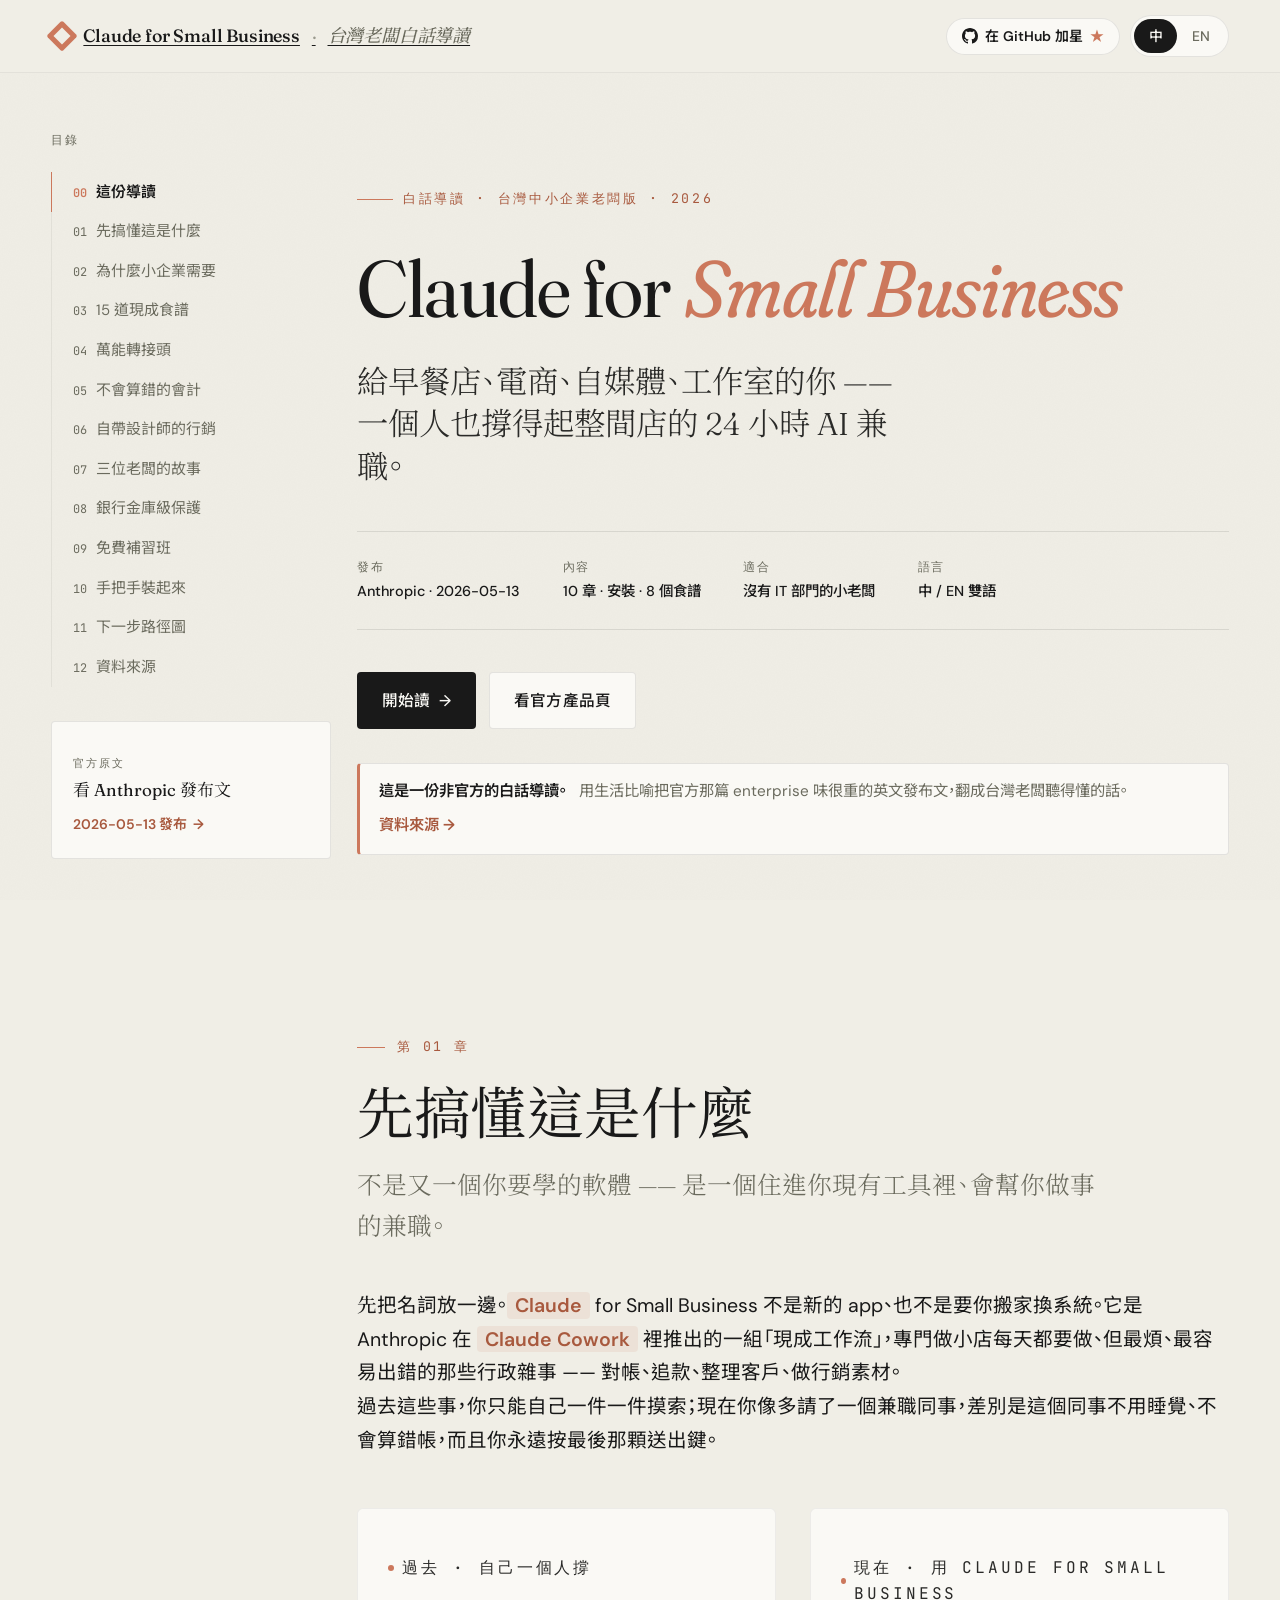
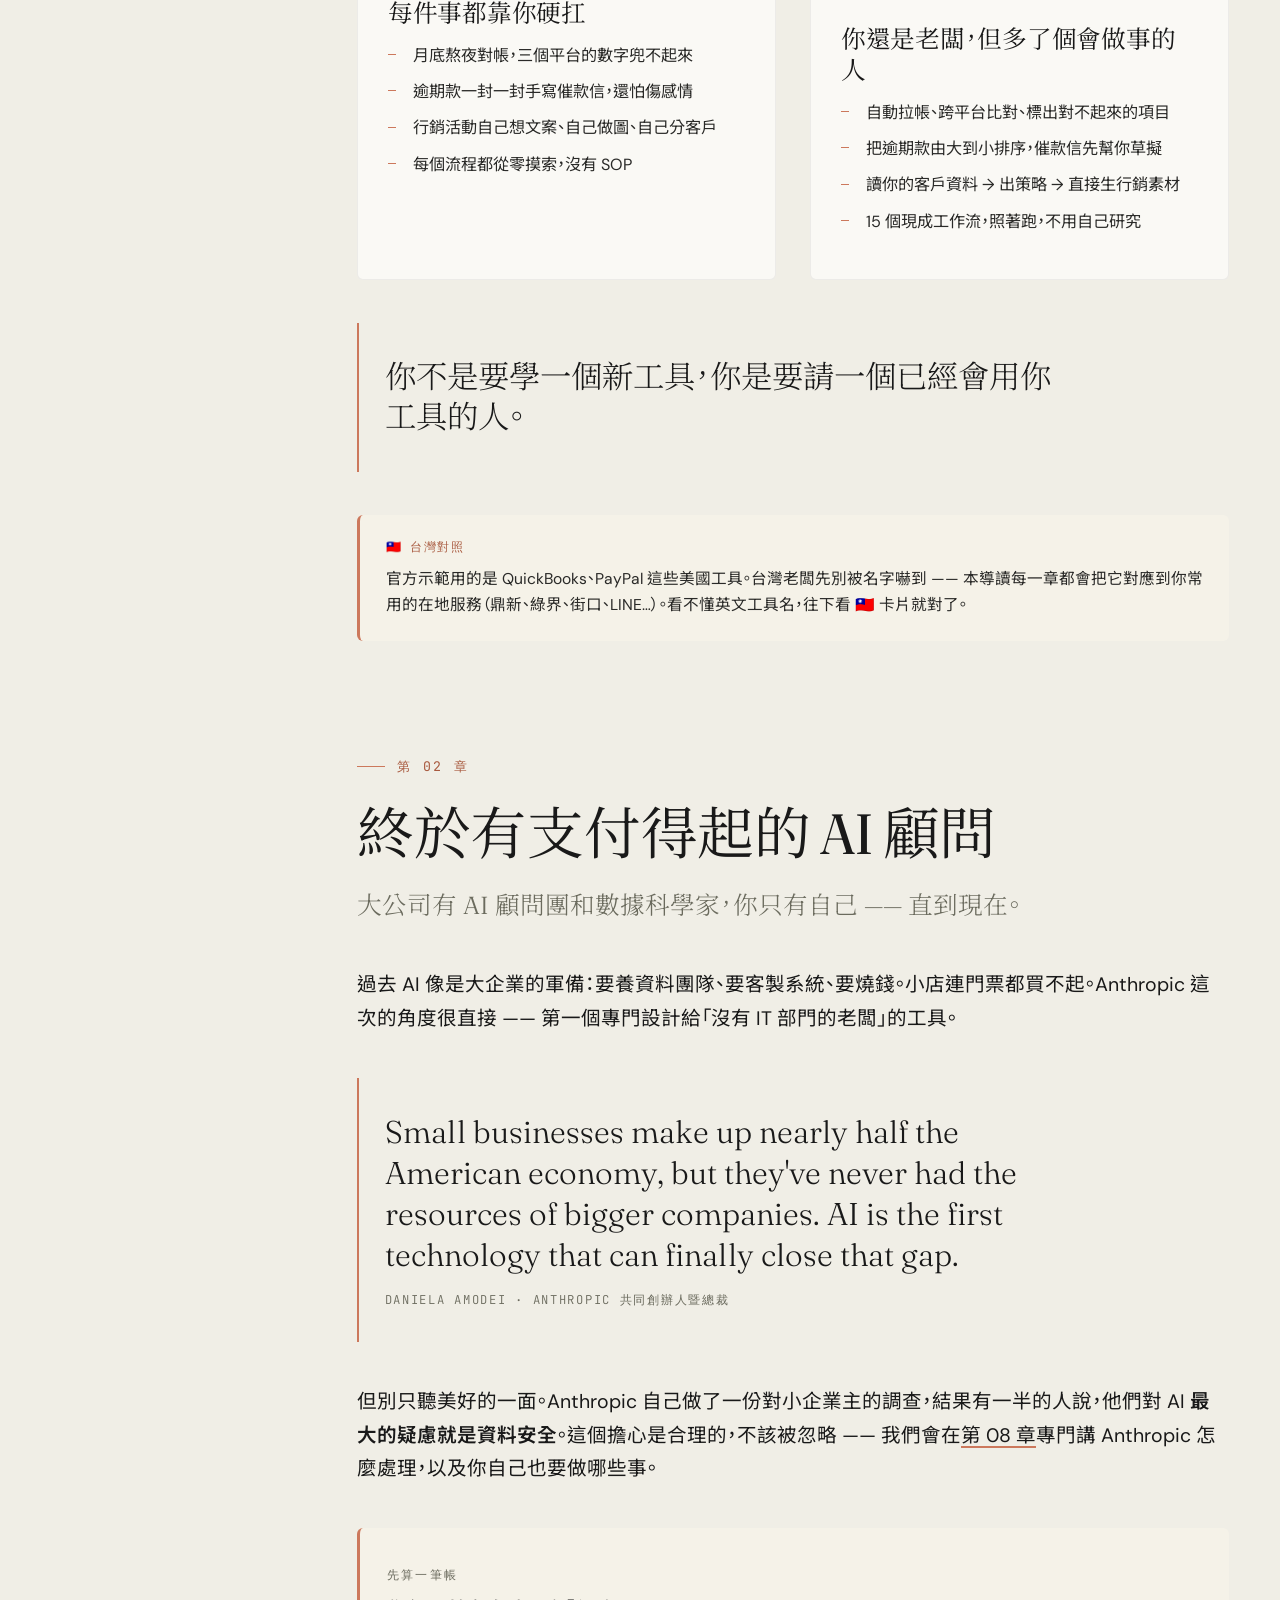
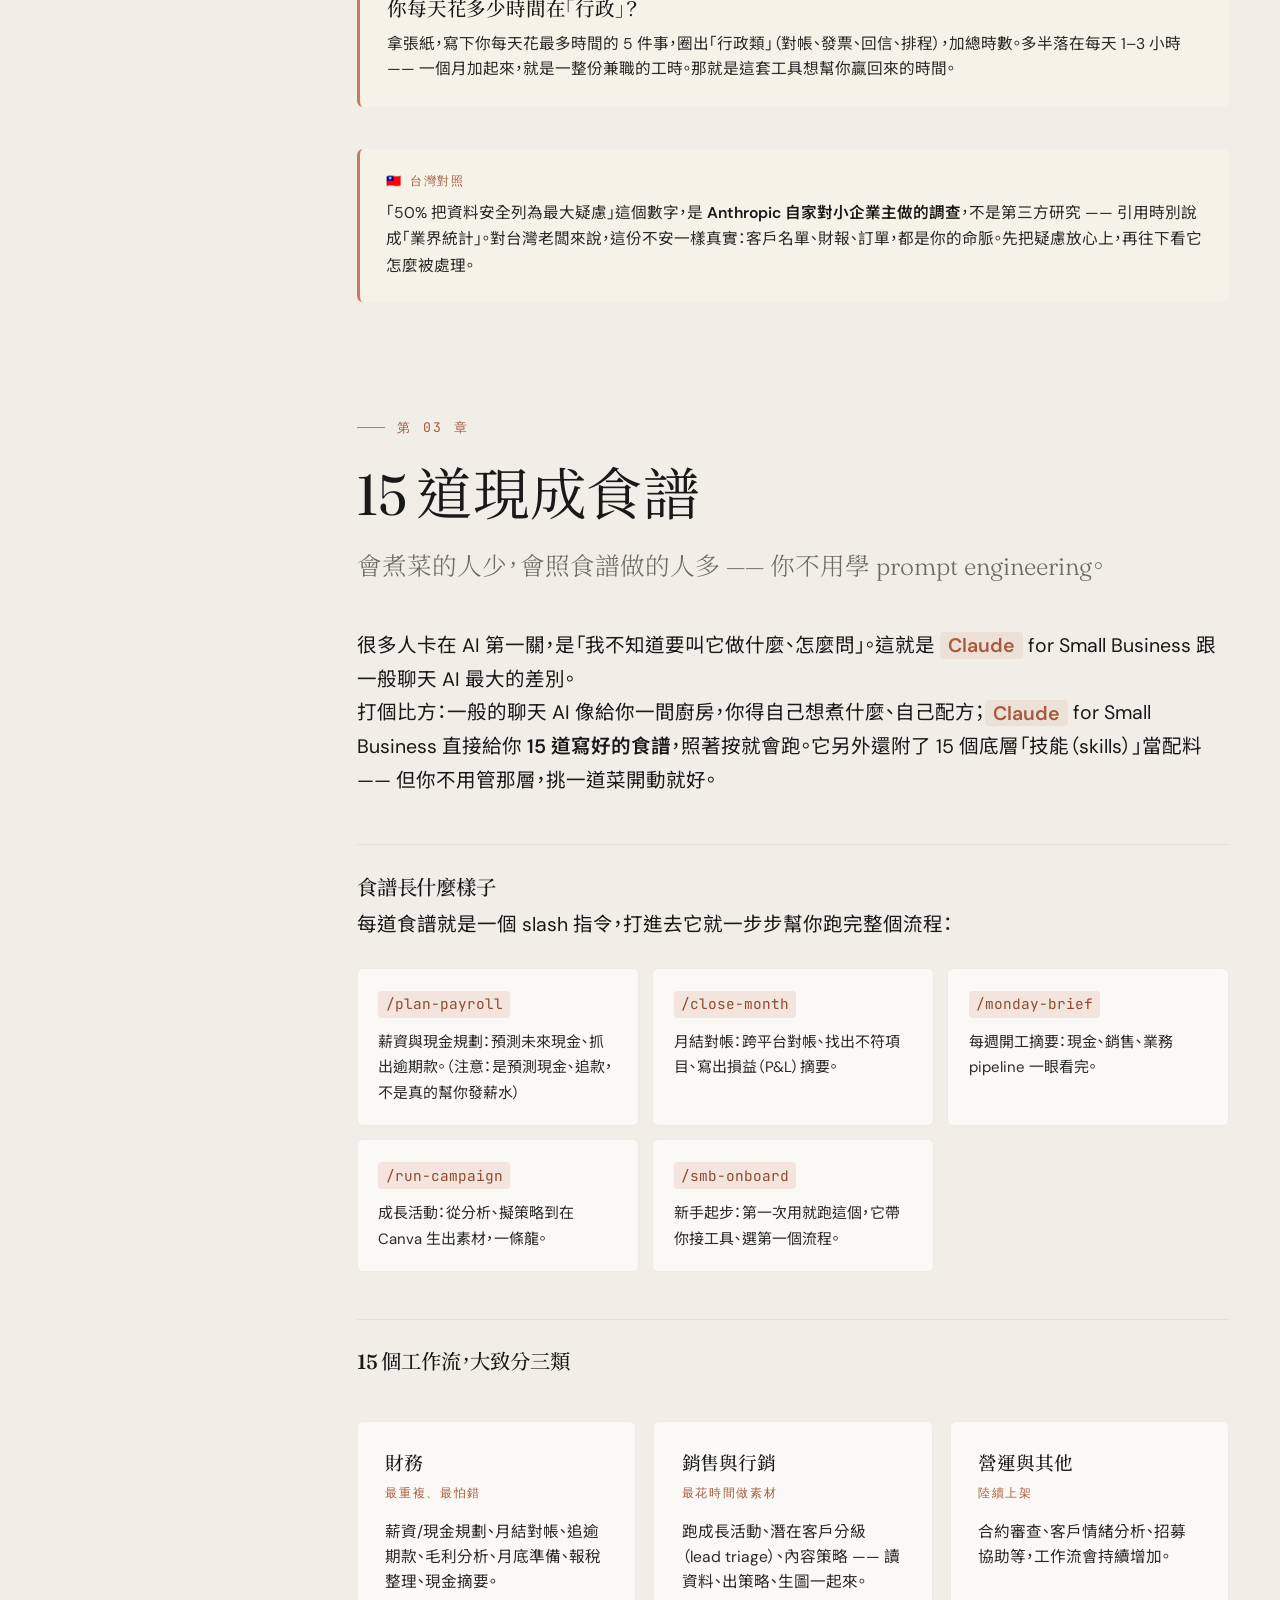
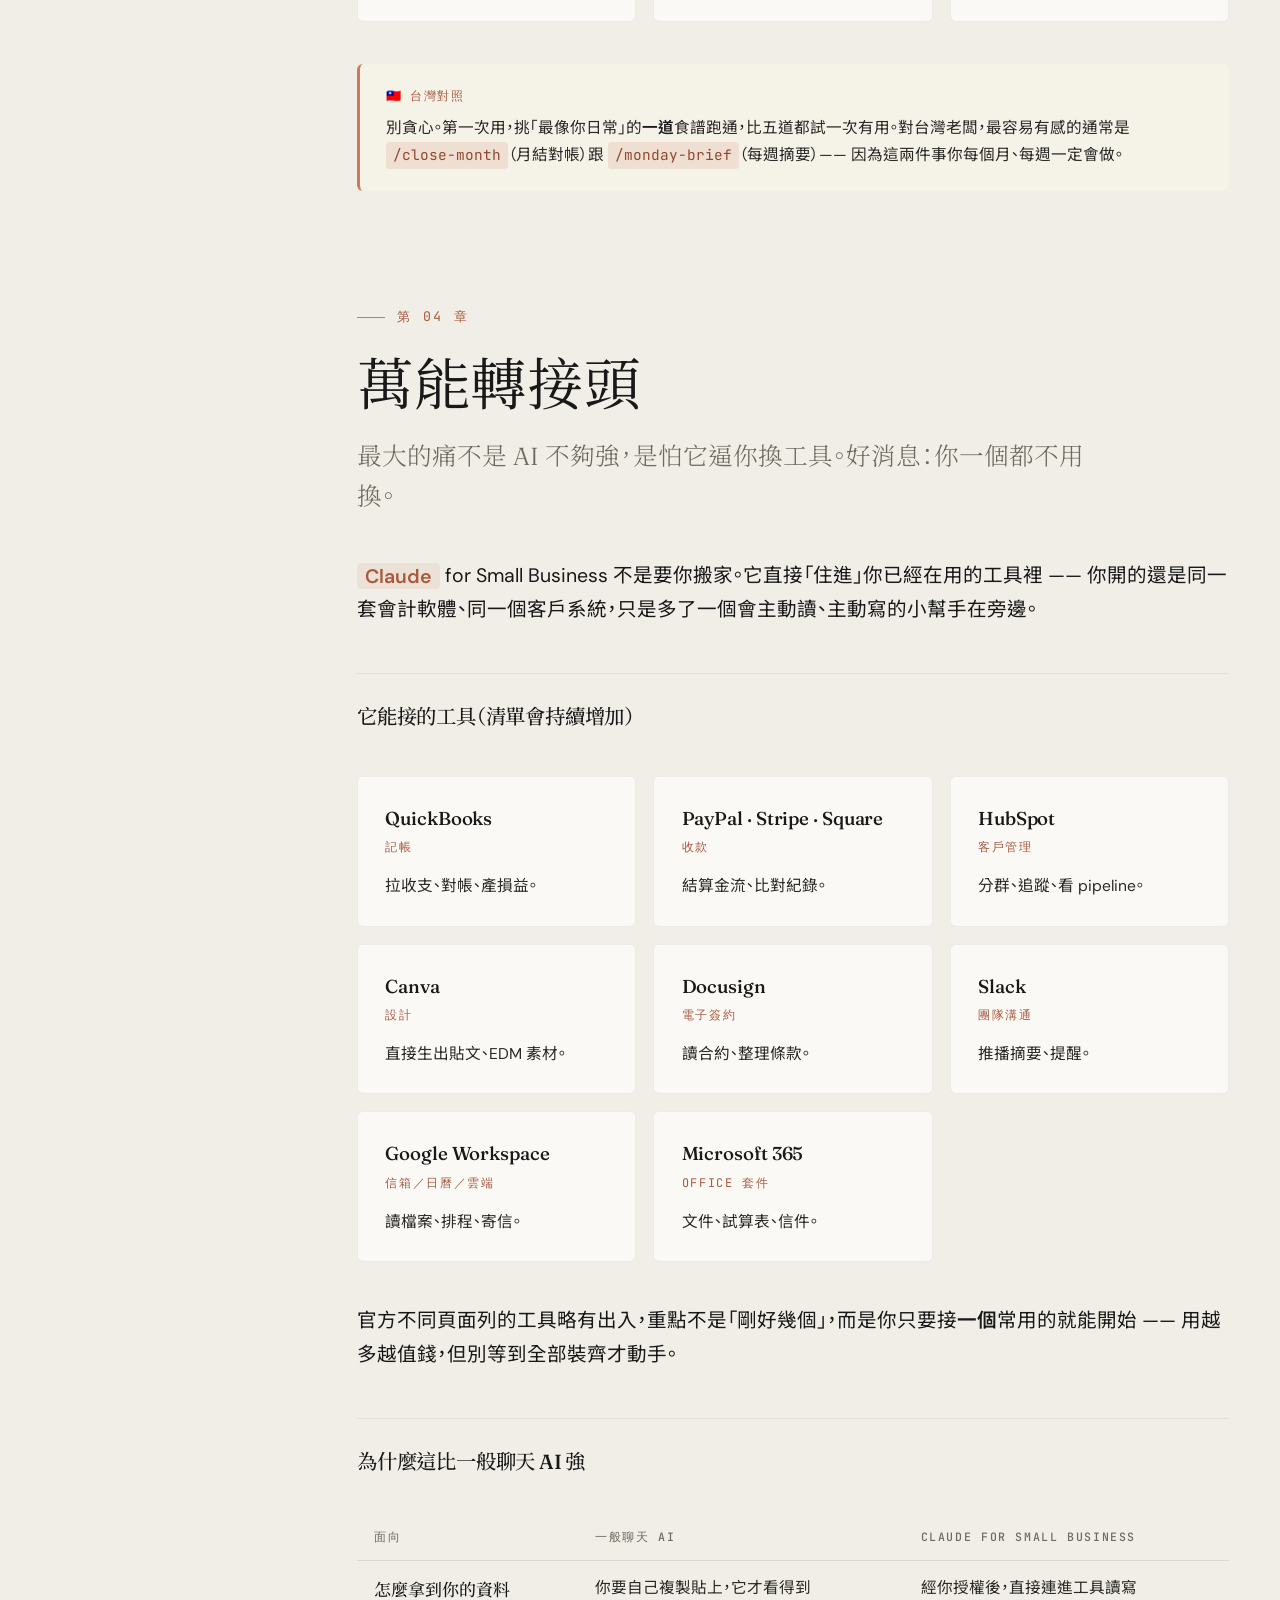
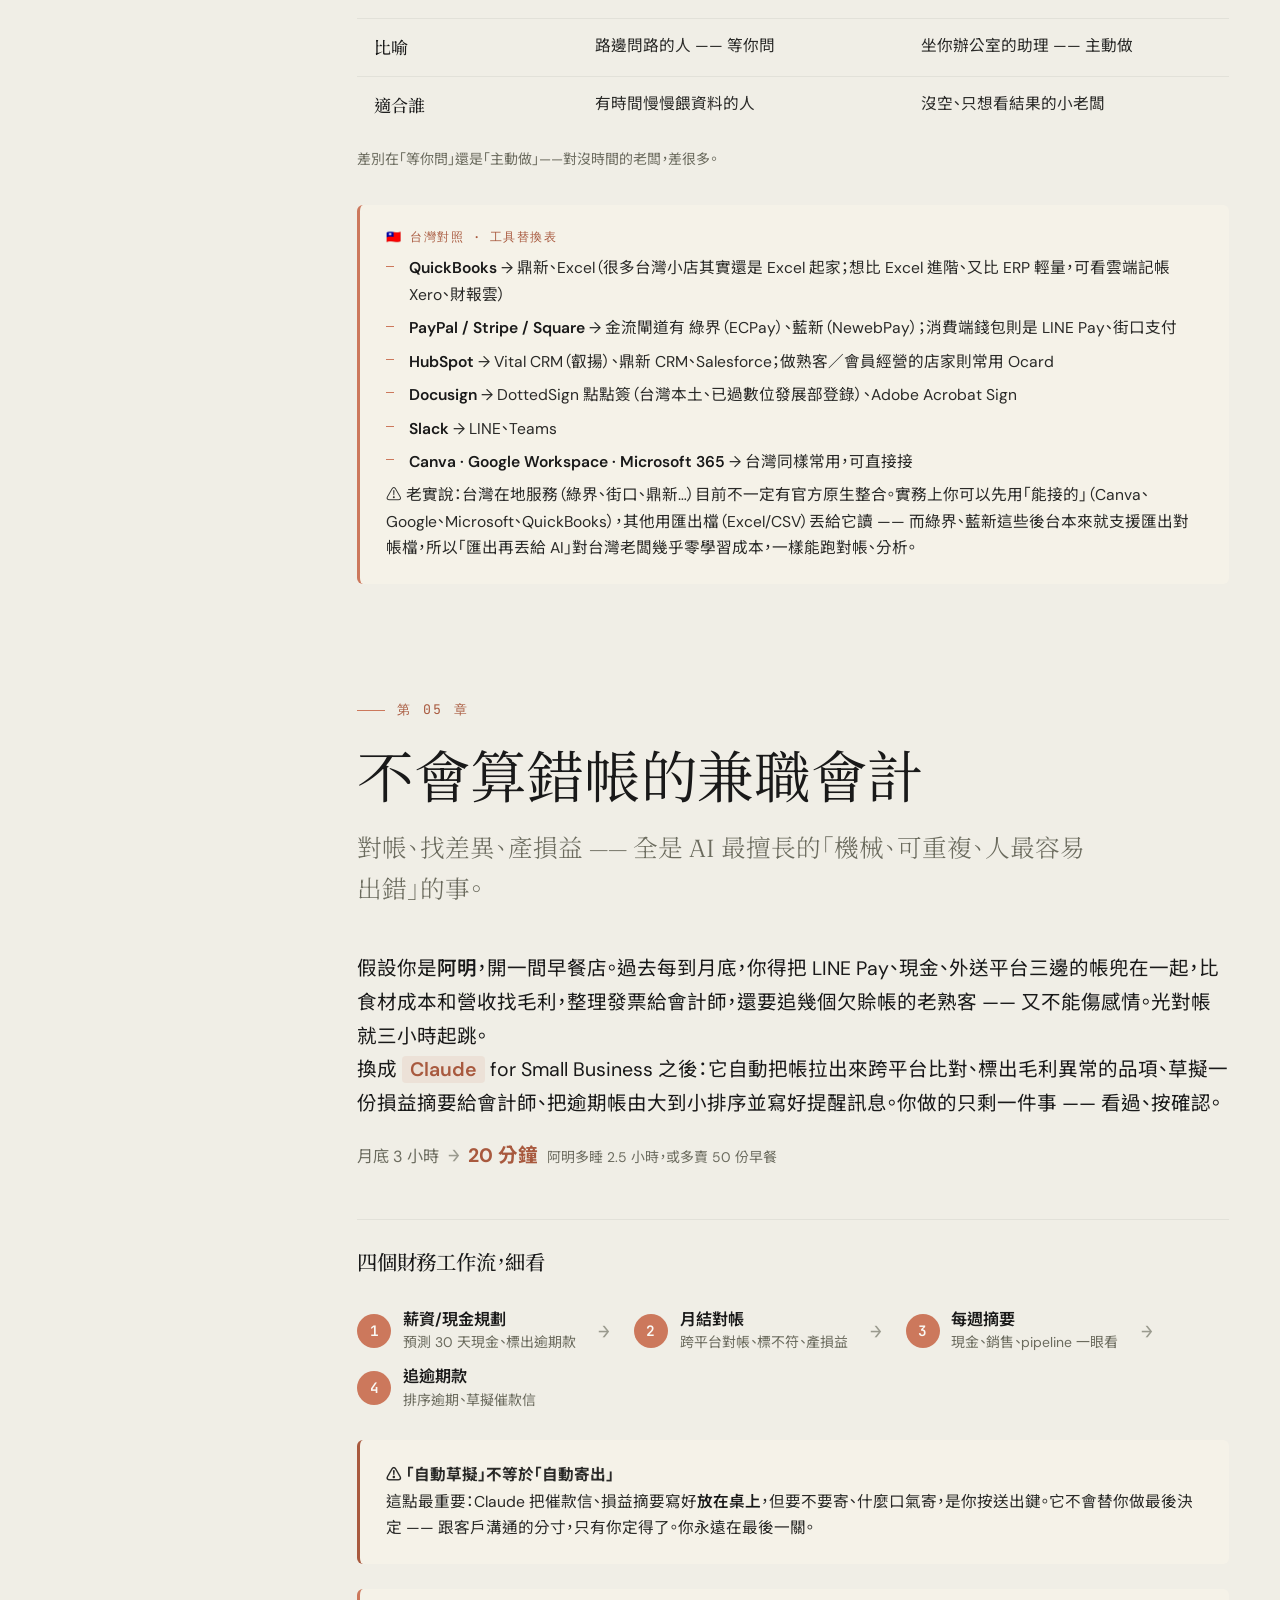
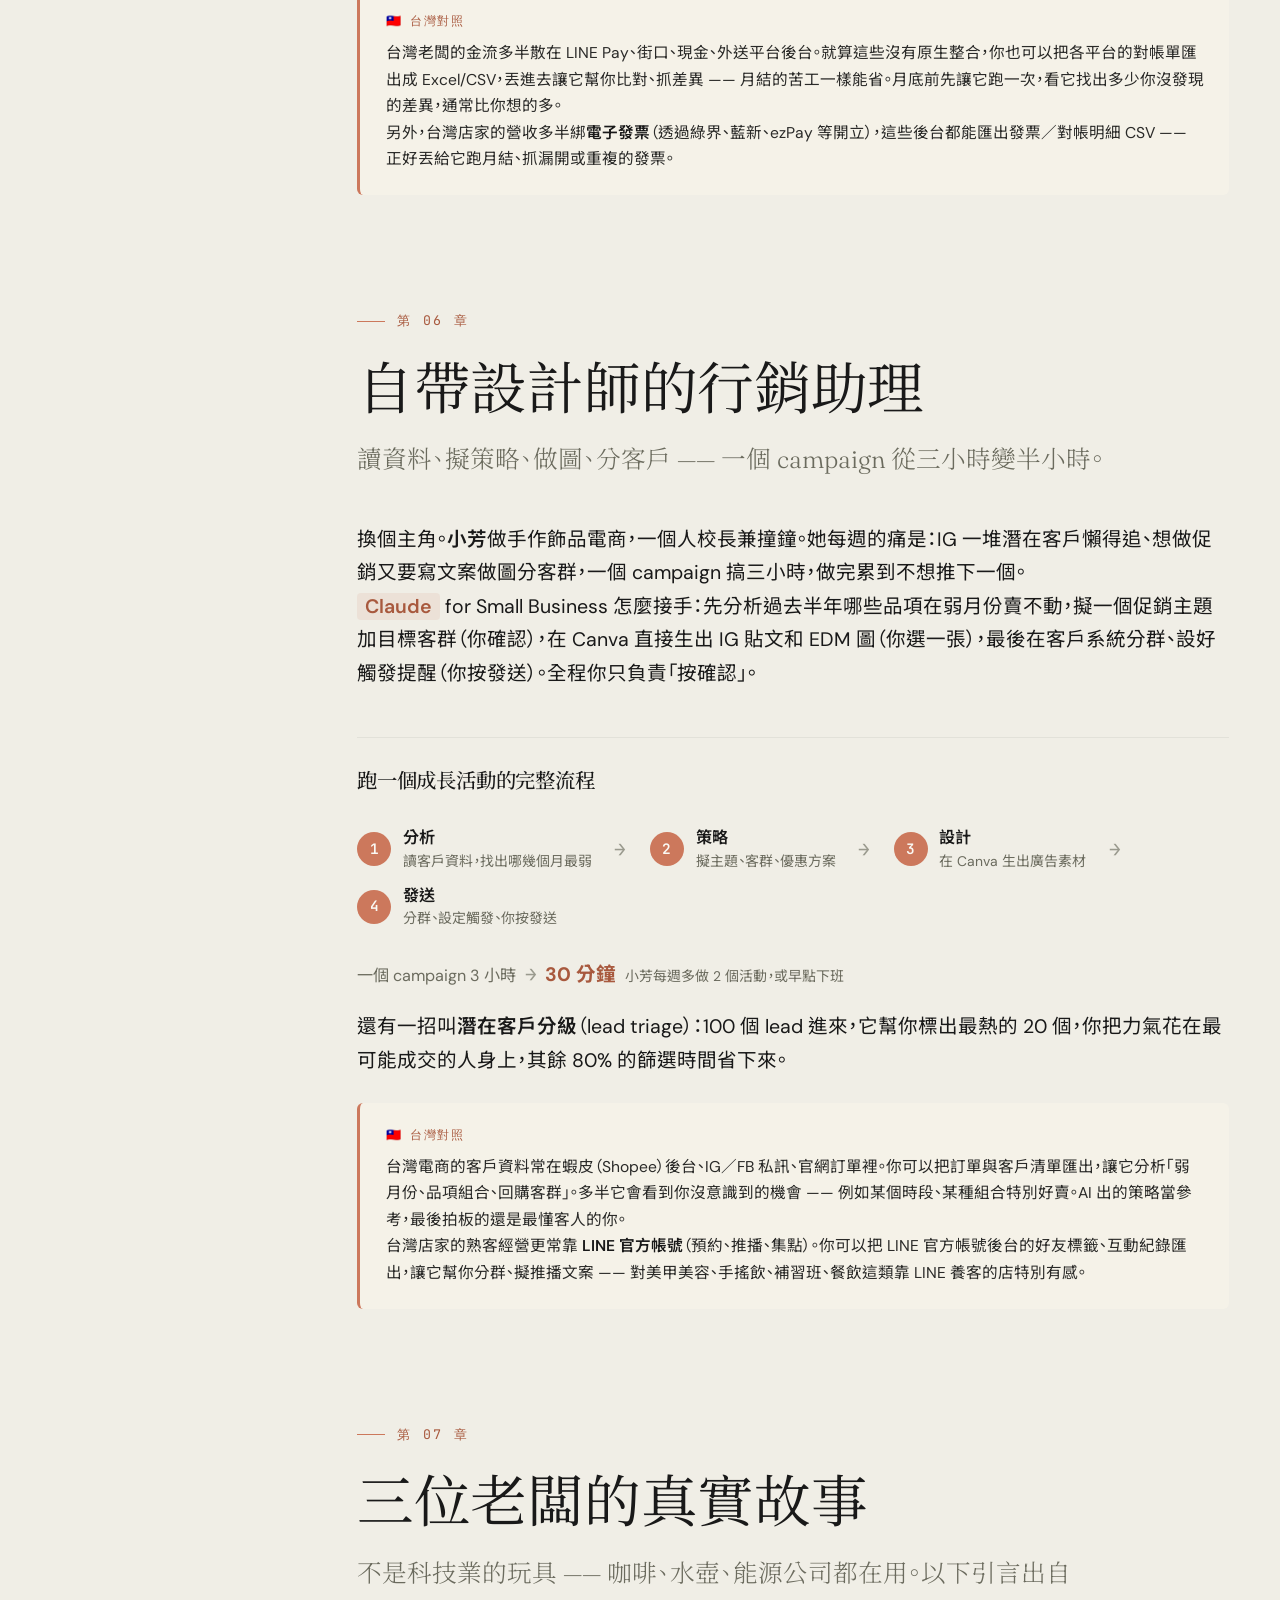
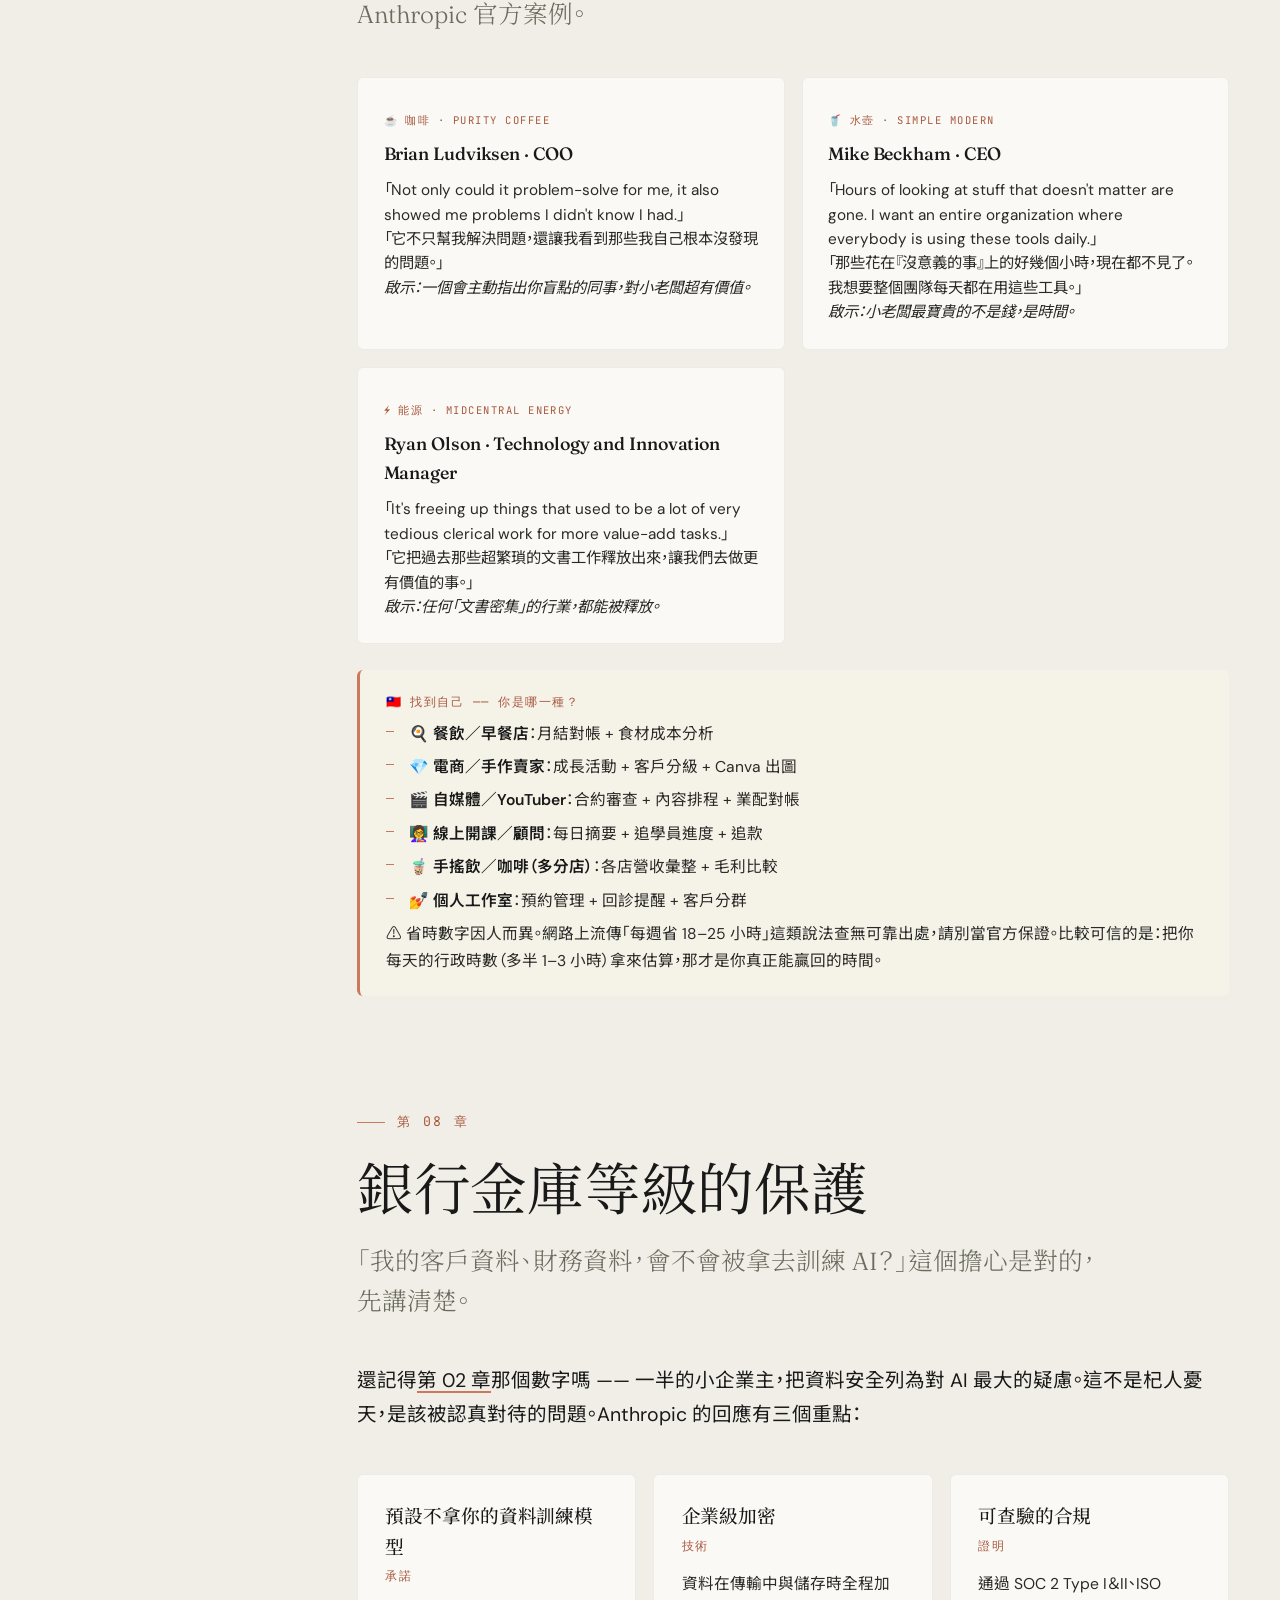
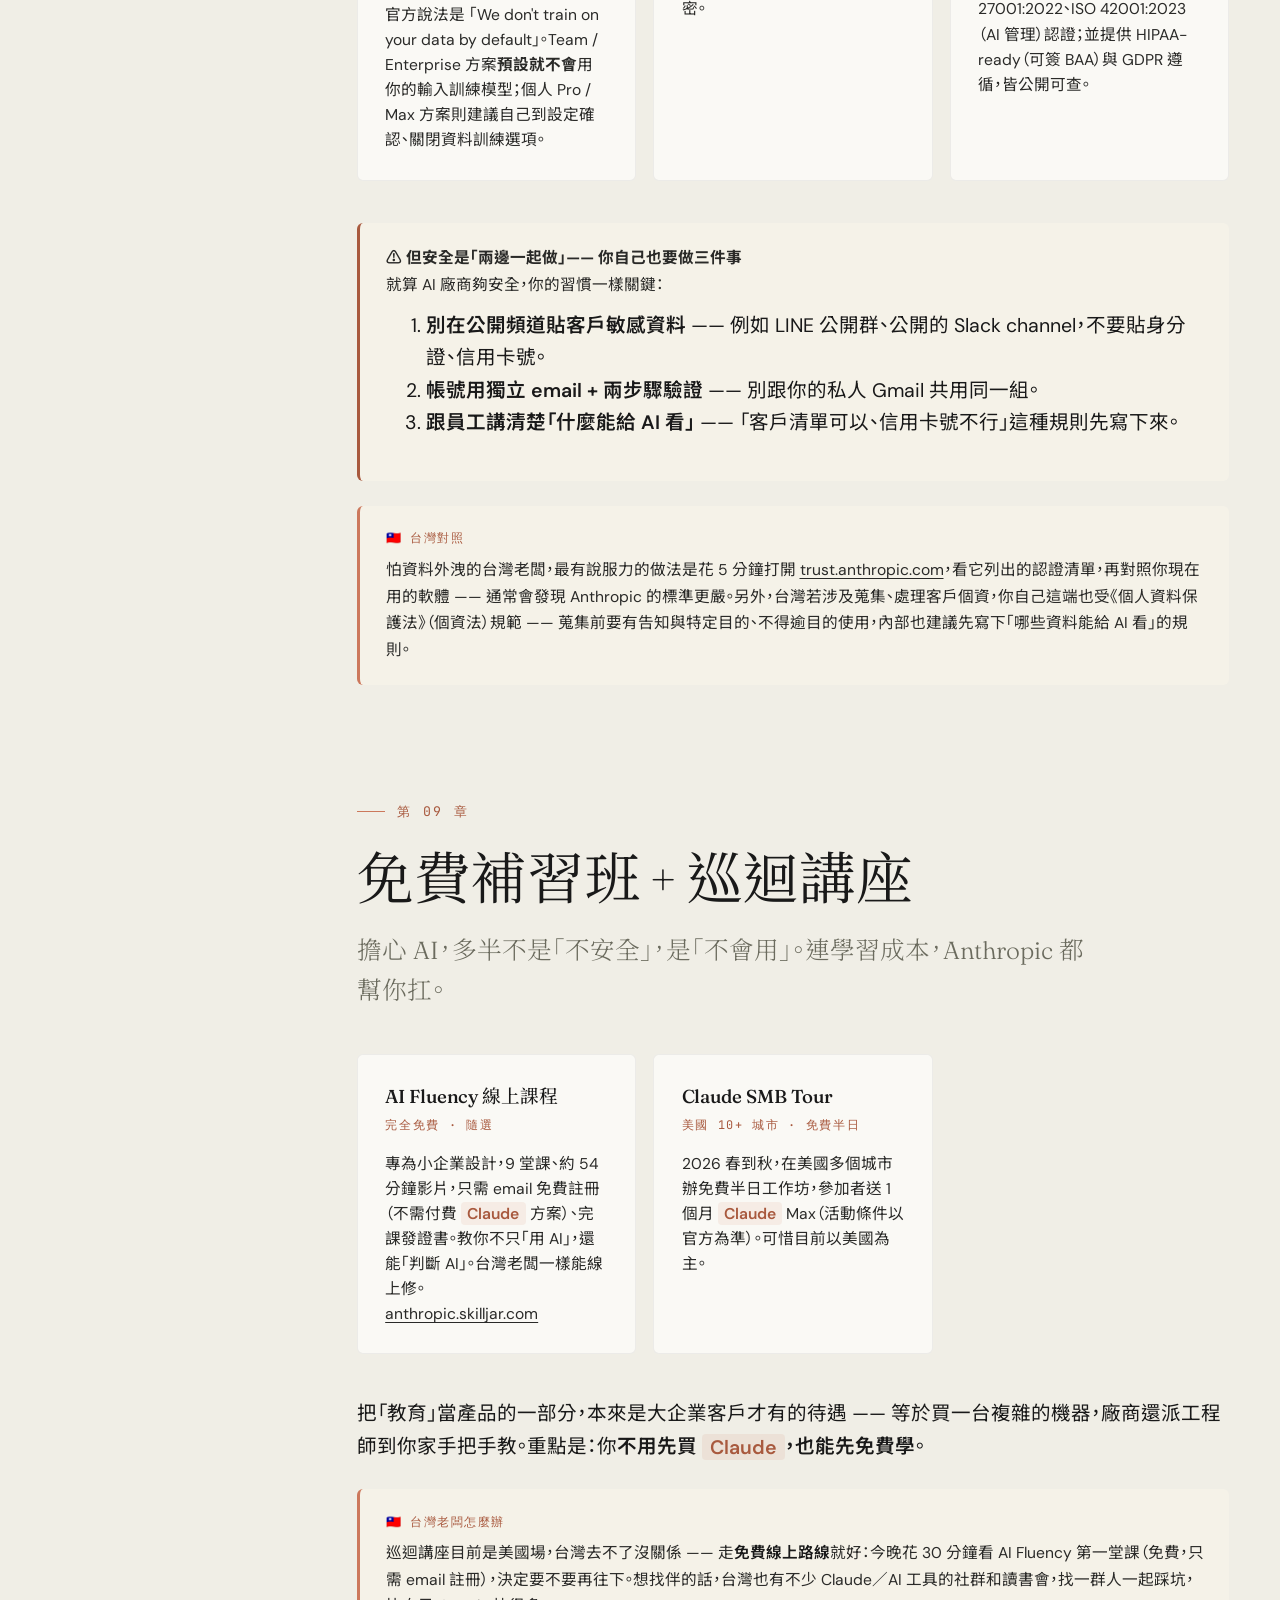
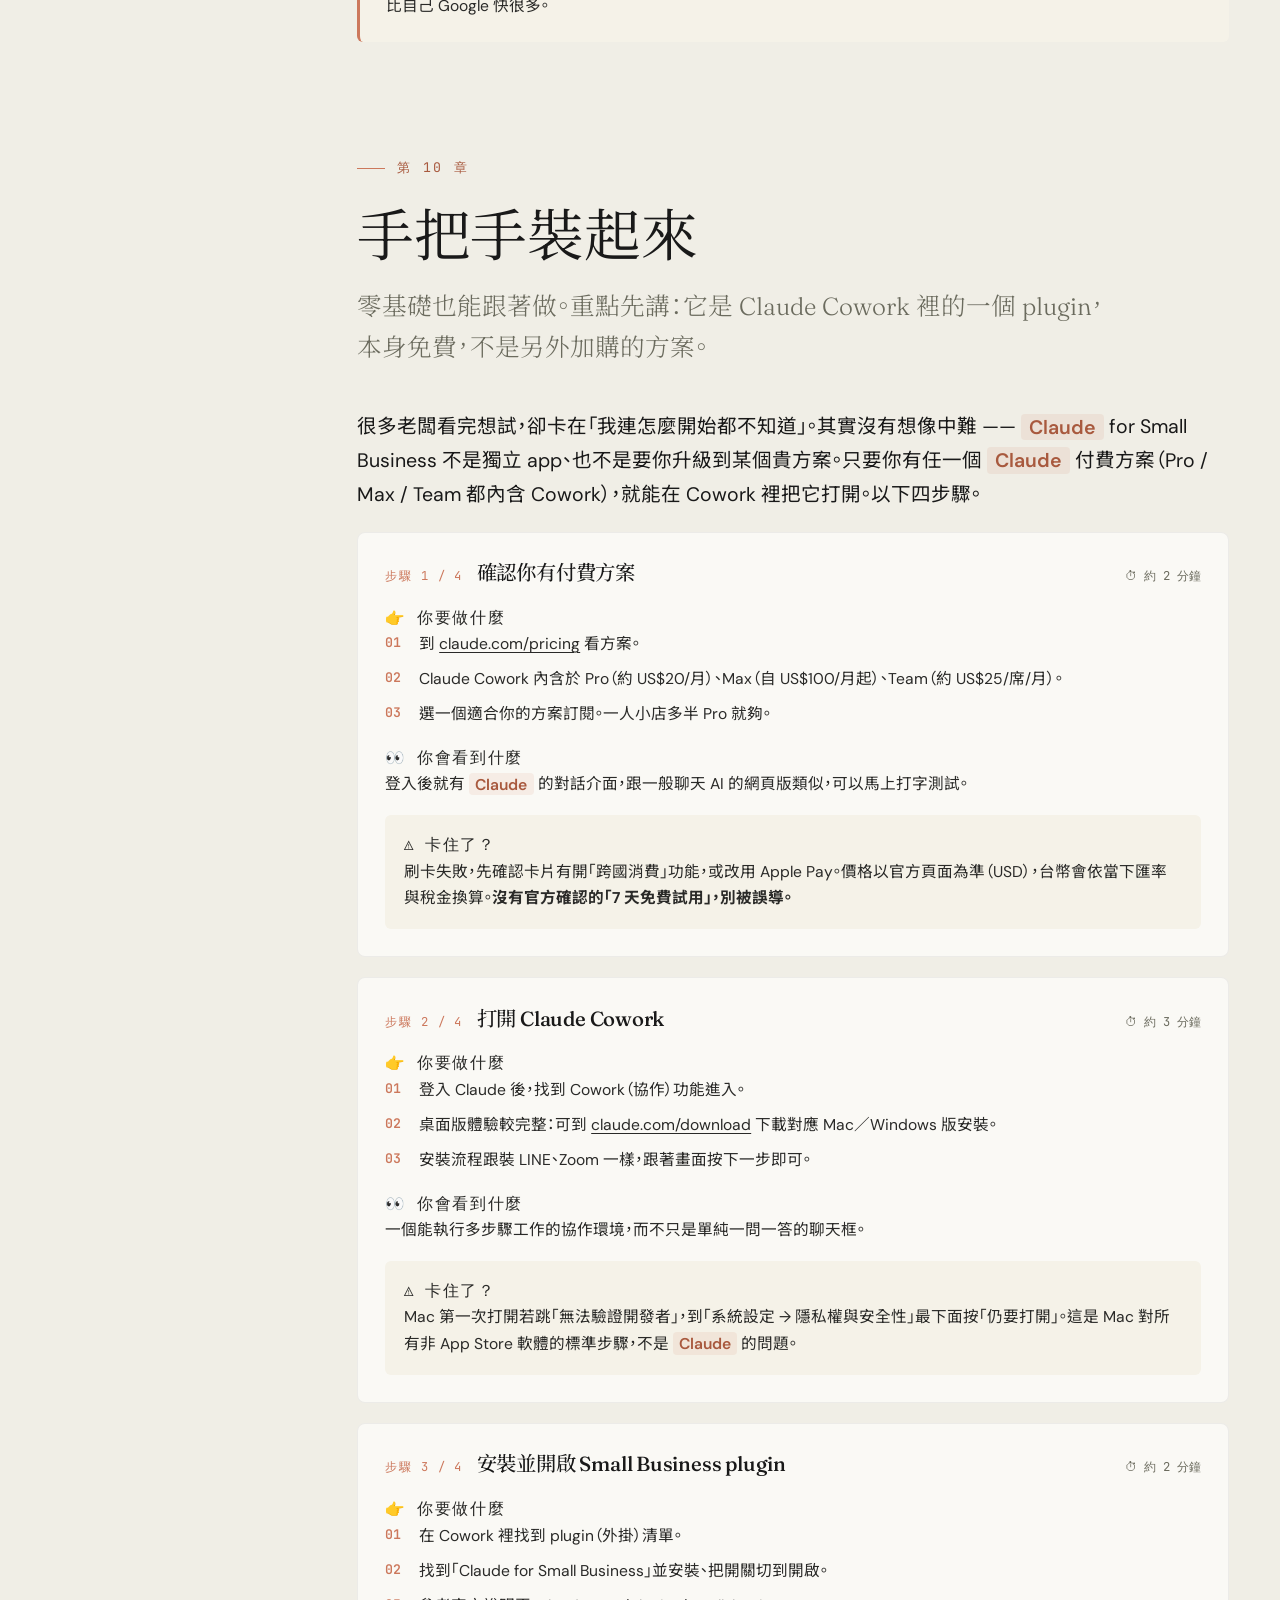
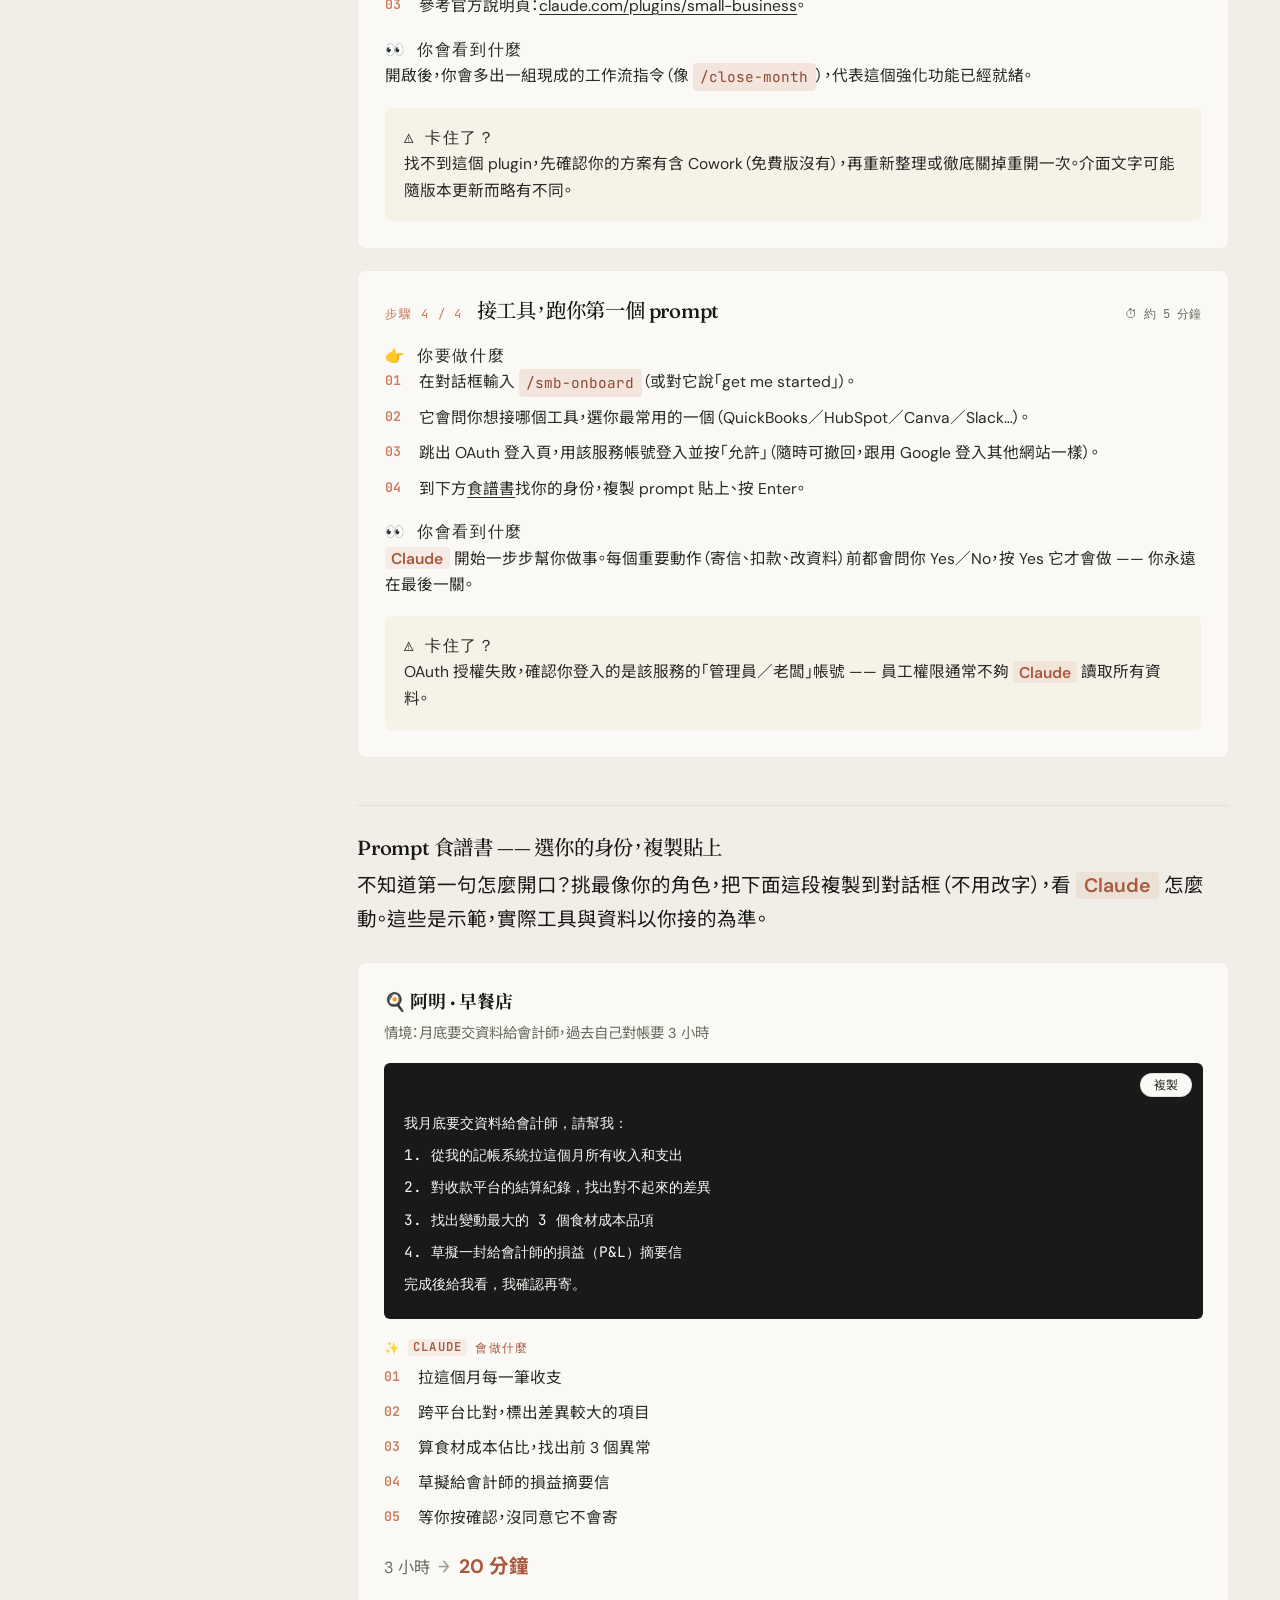
<file: zh-Hant/index.html>
<!DOCTYPE html>
<html lang="zh-Hant">
<head>
  <!-- ==== Google Analytics 4 (Measurement ID: G-NK8473VVRG) ==== -->
  <script async src="https://www.googletagmanager.com/gtag/js?id=G-NK8473VVRG"></script>
  <script>
    window.dataLayer = window.dataLayer || [];
    function gtag(){ dataLayer.push(arguments); }
    gtag('js', new Date());
    gtag('config', 'G-NK8473VVRG');
  </script>

<meta charset="UTF-8">
<meta name="viewport" content="width=device-width, initial-scale=1">
<title>Claude for Small Business · 台灣老闆白話導讀</title>
<meta name="description" content="把 Anthropic 的 Claude for Small Business 用白話比喻講給沒有 IT 部門的台灣小老闆聽：15 道現成工作流、接你既有工具、手把手安裝與 8 個台灣情境 prompt。中英雙語。">
<link rel="canonical" href="https://claude-small-business.peteraim.com/zh-Hant/">
<link rel="alternate" hreflang="zh-Hant" href="https://claude-small-business.peteraim.com/zh-Hant/">
<link rel="alternate" hreflang="en" href="https://claude-small-business.peteraim.com/">
<link rel="alternate" hreflang="x-default" href="https://claude-small-business.peteraim.com/">
<meta property="og:title" content="Claude for Small Business · 台灣老闆白話導讀">
<meta property="og:description" content="一個人也撐得起整間店的 24 小時 AI 兼職 — 白話比喻、台灣對照、手把手安裝。">
<meta property="og:type" content="article">
<meta property="og:url" content="https://claude-small-business.peteraim.com/zh-Hant/">
<meta property="og:locale" content="zh_TW">
<meta property="og:locale:alternate" content="en_US">
<meta property="og:site_name" content="Claude for Small Business · 台灣老闆白話導讀">
<meta property="og:image" content="https://claude-small-business.peteraim.com/assets/og-cover.png">
<meta property="og:image:width" content="1200">
<meta property="og:image:height" content="630">
<meta property="og:image:alt" content="Claude for Small Business · 台灣老闆白話導讀">
<meta name="twitter:card" content="summary_large_image">
<meta name="twitter:title" content="Claude for Small Business · 台灣老闆白話導讀">
<meta name="twitter:description" content="一個人也撐得起整間店的 24 小時 AI 兼職 — 白話比喻、台灣對照、手把手安裝。">
<meta name="twitter:image" content="https://claude-small-business.peteraim.com/assets/og-cover.png">
<link rel="preconnect" href="https://fonts.googleapis.com">
<link rel="preconnect" href="https://fonts.gstatic.com" crossorigin>
<link href="https://fonts.googleapis.com/css2?family=Fraunces:ital,opsz,wght,SOFT@0,9..144,300..600,30..100;1,9..144,300..600,30..100&family=DM+Sans:wght@300;400;500;600;700&family=JetBrains+Mono:wght@400;500&family=Noto+Serif+TC:wght@300;400;500;700&family=Noto+Sans+TC:wght@300;400;500;700&display=swap" rel="stylesheet">
<link rel="stylesheet" href="../assets/styles.css">
<link rel="icon" href="data:image/svg+xml,%3Csvg xmlns='http://www.w3.org/2000/svg' viewBox='0 0 16 16'%3E%3Crect width='10' height='10' x='3' y='3' fill='%23CC785C' transform='rotate(45 8 8)'/%3E%3Crect width='4' height='4' x='6' y='6' fill='%23F0EEE6' transform='rotate(45 8 8)'/%3E%3C/svg%3E">
<script type="application/ld+json">
{
  "@context": "https://schema.org",
  "@type": "Article",
  "headline": "Claude for Small Business · 台灣老闆白話導讀",
  "description": "把 Anthropic 的 Claude for Small Business 用白話比喻講給沒有 IT 部門的台灣小老闆聽。",
  "inLanguage": "zh-Hant",
  "datePublished": "2026-05-13",
  "dateModified": "2026-05-21",
  "author": { "@type": "Person", "name": "tingwei161803" },
  "publisher": { "@type": "Person", "name": "tingwei161803" },
  "mainEntityOfPage": "https://claude-small-business.peteraim.com/zh-Hant/",
  "image": "https://claude-small-business.peteraim.com/assets/og-cover.png",
  "isBasedOn": "https://www.anthropic.com/news/claude-for-small-business"
}
</script>
</head>
<body>

<a class="skip-link" href="#maincontent">跳到主要內容</a>

<div class="progress" aria-hidden="true"></div>

<header class="site-header">
  <div class="site-header__inner">
    <a class="brand" href="#cover" aria-label="Claude for Small Business 台灣導讀 首頁">
      <span class="brand__mark" aria-hidden="true"></span>
      <span>Claude for Small Business</span>
      <span class="brand__sep" aria-hidden="true">·</span>
      <span class="brand__sub">台灣老闆白話導讀</span>
    </a>
    <div class="site-header__actions">
      <a class="ghstar" href="https://github.com/tingwei161803/claude-small-business" target="_blank" rel="noopener" aria-label="在 GitHub 上幫這個專案加星">
        <svg class="ghstar__logo" viewBox="0 0 16 16" aria-hidden="true" fill="currentColor"><path d="M8 0C3.58 0 0 3.58 0 8c0 3.54 2.29 6.53 5.47 7.59.4.07.55-.17.55-.38 0-.19-.01-.82-.01-1.49-2.01.37-2.53-.49-2.69-.94-.09-.23-.48-.94-.82-1.13-.28-.15-.68-.52-.01-.53.63-.01 1.08.58 1.23.82.72 1.21 1.87.87 2.33.66.07-.52.28-.87.51-1.07-1.78-.2-3.64-.89-3.64-3.95 0-.87.31-1.59.82-2.15-.08-.2-.36-1.02.08-2.12 0 0 .67-.21 2.2.82.64-.18 1.32-.27 2-.27.68 0 1.36.09 2 .27 1.53-1.04 2.2-.82 2.2-.82.44 1.1.16 1.92.08 2.12.51.56.82 1.27.82 2.15 0 3.07-1.87 3.75-3.65 3.95.29.25.54.73.54 1.48 0 1.07-.01 1.93-.01 2.2 0 .21.15.46.55.38A8.013 8.013 0 0016 8c0-4.42-3.58-8-8-8z"></path></svg>
        <span class="ghstar__text">在 GitHub 加星</span>
        <span class="ghstar__star" aria-hidden="true">★</span>
        <span class="ghstar__count" hidden></span>
      </a>
      <nav class="lang-switch" aria-label="語言 Language">
        <a href="./" aria-current="page">中</a>
        <a href="../" data-lang-link lang="en">EN</a>
      </nav>
    </div>
  </div>
</header>

<div class="layout">

  <!-- ============ TOC ============ -->
  <aside class="toc" aria-label="目錄">
    <button class="toc__toggle" type="button" aria-expanded="false" aria-controls="toc-panel">目錄</button>
    <div class="toc__panel" id="toc-panel">
      <p class="toc__label">目錄</p>
      <ol class="toc__list">
        <li class="toc__item" data-target="cover"><a href="#cover"><span class="toc__num">00</span>這份導讀</a></li>
        <li class="toc__item" data-target="p00"><a href="#p00"><span class="toc__num">01</span>先搞懂這是什麼</a></li>
        <li class="toc__item" data-target="p01"><a href="#p01"><span class="toc__num">02</span>為什麼小企業需要</a></li>
        <li class="toc__item" data-target="p02"><a href="#p02"><span class="toc__num">03</span>15 道現成食譜</a></li>
        <li class="toc__item" data-target="p03"><a href="#p03"><span class="toc__num">04</span>萬能轉接頭</a></li>
        <li class="toc__item" data-target="p04"><a href="#p04"><span class="toc__num">05</span>不會算錯的會計</a></li>
        <li class="toc__item" data-target="p05"><a href="#p05"><span class="toc__num">06</span>自帶設計師的行銷</a></li>
        <li class="toc__item" data-target="p06"><a href="#p06"><span class="toc__num">07</span>三位老闆的故事</a></li>
        <li class="toc__item" data-target="p07"><a href="#p07"><span class="toc__num">08</span>銀行金庫級保護</a></li>
        <li class="toc__item" data-target="p08"><a href="#p08"><span class="toc__num">09</span>免費補習班</a></li>
        <li class="toc__item" data-target="p09"><a href="#p09"><span class="toc__num">10</span>手把手裝起來</a></li>
        <li class="toc__item" data-target="roadmap"><a href="#roadmap"><span class="toc__num">11</span>下一步路徑圖</a></li>
        <li class="toc__item" data-target="sources"><a href="#sources"><span class="toc__num">12</span>資料來源</a></li>
      </ol>

      <div class="toc__cta">
        <p class="toc__cta-label">官方原文</p>
        <p class="toc__cta-title">看 Anthropic 發布文</p>
        <a class="toc__cta-link" href="https://www.anthropic.com/news/claude-for-small-business" target="_blank" rel="noopener">2026-05-13 發布</a>
      </div>
    </div>
  </aside>

  <!-- ============ MAIN ============ -->
  <main class="main" id="maincontent" tabindex="-1">
<!-- ====== Cover / Hero ====== -->
    <section class="section hero" id="cover">
      <p class="hero__eyebrow">白話導讀 · 台灣中小企業老闆版 · 2026</p>
      <h1 class="hero__title">Claude for <em>Small Business</em></h1>
      <p class="hero__lede">給早餐店、電商、自媒體、工作室的你 —— 一個人也撐得起整間店的 24 小時 AI 兼職。</p>

      <div class="hero__meta">
        <div class="hero__meta-item">
          <span class="hero__meta-label">發布</span>
          <span class="hero__meta-value">Anthropic · 2026-05-13</span>
        </div>
        <div class="hero__meta-item">
          <span class="hero__meta-label">內容</span>
          <span class="hero__meta-value">10 章 · 安裝 · 8 個食譜</span>
        </div>
        <div class="hero__meta-item">
          <span class="hero__meta-label">適合</span>
          <span class="hero__meta-value">沒有 IT 部門的小老闆</span>
        </div>
        <div class="hero__meta-item">
          <span class="hero__meta-label">語言</span>
          <span class="hero__meta-value">中 / EN 雙語</span>
        </div>
      </div>

      <div class="hero__actions">
        <a class="btn btn--primary" href="#p00">開始讀 <span class="btn__arrow">→</span></a>
        <a class="btn btn--secondary" href="https://claude.com/solutions/small-business" target="_blank" rel="noopener">看官方產品頁</a>
      </div>

      <p class="hero__more">
        <strong>這是一份非官方的白話導讀。</strong>
        <span>用生活比喻把官方那篇 enterprise 味很重的英文發布文，翻成台灣老闆聽得懂的話。</span>
        <a href="#sources">資料來源</a>
      </p>
    </section>

    <!-- ====== P00 先搞懂這是什麼 ====== -->
    <section class="section" id="p00">
      <header class="chapter__head">
        <p class="chapter__num">第 01 章</p>
        <h2 class="chapter__title">先搞懂這是什麼</h2>
        <p class="chapter__sub">不是又一個你要學的軟體 —— 是一個住進你現有工具裡、會幫你做事的兼職。</p>
      </header>

      <div class="prose">
        <p class="dropcap">先把名詞放一邊。<span class="product is-lit">Claude</span> for Small Business 不是新的 app、也不是要你搬家換系統。它是 Anthropic 在 <span class="product is-lit">Claude Cowork</span> 裡推出的一組「現成工作流」，專門做小店每天都要做、但最煩、最容易出錯的那些行政雜事 —— 對帳、追款、整理客戶、做行銷素材。</p>
        <p>過去這些事，你只能自己一件一件摸索；現在你像多請了一個兼職同事，差別是這個同事不用睡覺、不會算錯帳，而且你永遠按最後那顆送出鍵。</p>
      </div>

      <div class="stage">
        <div class="stage__block">
          <p class="stage__block-label">過去 · 自己一個人撐</p>
          <h3>每件事都靠你硬扛</h3>
          <ul>
            <li>月底熬夜對帳，三個平台的數字兜不起來</li>
            <li>逾期款一封一封手寫催款信，還怕傷感情</li>
            <li>行銷活動自己想文案、自己做圖、自己分客戶</li>
            <li>每個流程都從零摸索，沒有 SOP</li>
          </ul>
        </div>
        <div class="stage__block">
          <p class="stage__block-label">現在 · 用 Claude for Small Business</p>
          <h3>你還是老闆，但多了個會做事的人</h3>
          <ul>
            <li>自動拉帳、跨平台比對、標出對不起來的項目</li>
            <li>把逾期款由大到小排序，催款信先幫你草擬</li>
            <li>讀你的客戶資料 → 出策略 → 直接生行銷素材</li>
            <li>15 個現成工作流，照著跑，不用自己研究</li>
          </ul>
        </div>
      </div>

      <blockquote class="pullquote">
        你不是要學一個新工具，你是要請一個已經會用你工具的人。
      </blockquote>

      <aside class="tw-note">
        <p class="tw-note__label">🇹🇼 台灣對照</p>
        <div class="tw-note__body">
          <p>官方示範用的是 QuickBooks、PayPal 這些美國工具。台灣老闆先別被名字嚇到 —— 本導讀每一章都會把它對應到你常用的在地服務（鼎新、綠界、街口、LINE…）。看不懂英文工具名，往下看 🇹🇼 卡片就對了。</p>
        </div>
      </aside>
    </section>

    <!-- ====== P01 為什麼小企業需要 ====== -->
    <section class="section" id="p01">
      <header class="chapter__head">
        <p class="chapter__num">第 02 章</p>
        <h2 class="chapter__title">終於有支付得起的 AI 顧問</h2>
        <p class="chapter__sub">大公司有 AI 顧問團和數據科學家，你只有自己 —— 直到現在。</p>
      </header>

      <div class="prose">
        <p>過去 AI 像是大企業的軍備：要養資料團隊、要客製系統、要燒錢。小店連門票都買不起。Anthropic 這次的角度很直接 —— 第一個專門設計給「沒有 IT 部門的老闆」的工具。</p>
      </div>

      <blockquote class="pullquote" lang="en">
        Small businesses make up nearly half the American economy, but they've never had the resources of bigger companies. AI is the first technology that can finally close that gap.
        <span class="pullquote__attr">Daniela Amodei · Anthropic 共同創辦人暨總裁</span>
      </blockquote>

      <div class="prose">
        <p>但別只聽美好的一面。Anthropic 自己做了一份對小企業主的調查，結果有一半的人說，他們對 AI <strong>最大的疑慮就是資料安全</strong>。這個擔心是合理的，不該被忽略 —— 我們會在<a href="#p07">第 08 章</a>專門講 Anthropic 怎麼處理，以及你自己也要做哪些事。</p>
      </div>

      <div class="challenges">
        <div class="challenge">
          <p class="challenge__num">先算一筆帳</p>
          <h3 class="challenge__title">你每天花多少時間在「行政」？</h3>
          <p class="challenge__body">拿張紙，寫下你每天花最多時間的 5 件事，圈出「行政類」（對帳、發票、回信、排程），加總時數。多半落在每天 1–3 小時 —— 一個月加起來，就是一整份兼職的工時。那就是這套工具想幫你贏回來的時間。</p>
        </div>
      </div>

      <aside class="tw-note">
        <p class="tw-note__label">🇹🇼 台灣對照</p>
        <div class="tw-note__body">
          <p>「50% 把資料安全列為最大疑慮」這個數字，是 <strong>Anthropic 自家對小企業主做的調查</strong>，不是第三方研究 —— 引用時別說成「業界統計」。對台灣老闆來說，這份不安一樣真實：客戶名單、財報、訂單，都是你的命脈。先把疑慮放心上，再往下看它怎麼被處理。</p>
        </div>
      </aside>
    </section>

    <!-- ====== P02 15 道現成食譜 ====== -->
    <section class="section" id="p02">
      <header class="chapter__head">
        <p class="chapter__num">第 03 章</p>
        <h2 class="chapter__title">15 道現成食譜</h2>
        <p class="chapter__sub">會煮菜的人少，會照食譜做的人多 —— 你不用學 prompt engineering。</p>
      </header>

      <div class="prose">
        <p>很多人卡在 AI 第一關，是「我不知道要叫它做什麼、怎麼問」。這就是 <span class="product is-lit">Claude</span> for Small Business 跟一般聊天 AI 最大的差別。</p>
        <p>打個比方：一般的聊天 AI 像給你一間廚房，你得自己想煮什麼、自己配方；<span class="product is-lit">Claude</span> for Small Business 直接給你 <strong>15 道寫好的食譜</strong>，照著按就會跑。它另外還附了 15 個底層「技能（skills）」當配料 —— 但你不用管那層，挑一道菜開動就好。</p>
      </div>

      <p class="section-h">食譜長什麼樣子</p>
      <div class="prose"><p>每道食譜就是一個 slash 指令，打進去它就一步步幫你跑完整個流程：</p></div>
      <div class="recipes">
        <div class="recipe"><code class="recipe__cmd">/plan-payroll</code><p class="recipe__desc">薪資與現金規劃：預測未來現金、抓出逾期款。（注意：是預測現金、追款，不是真的幫你發薪水）</p></div>
        <div class="recipe"><code class="recipe__cmd">/close-month</code><p class="recipe__desc">月結對帳：跨平台對帳、找出不符項目、寫出損益（P&amp;L）摘要。</p></div>
        <div class="recipe"><code class="recipe__cmd">/monday-brief</code><p class="recipe__desc">每週開工摘要：現金、銷售、業務 pipeline 一眼看完。</p></div>
        <div class="recipe"><code class="recipe__cmd">/run-campaign</code><p class="recipe__desc">成長活動：從分析、擬策略到在 Canva 生出素材，一條龍。</p></div>
        <div class="recipe"><code class="recipe__cmd">/smb-onboard</code><p class="recipe__desc">新手起步：第一次用就跑這個，它帶你接工具、選第一個流程。</p></div>
      </div>

      <p class="section-h">15 個工作流，大致分三類</p>
      <div class="tools">
        <div class="tool">
          <p class="tool__name">財務</p>
          <span class="tool__when">最重複、最怕錯</span>
          <p class="tool__desc">薪資/現金規劃、月結對帳、追逾期款、毛利分析、月底準備、報稅整理、現金摘要。</p>
        </div>
        <div class="tool">
          <p class="tool__name">銷售與行銷</p>
          <span class="tool__when">最花時間做素材</span>
          <p class="tool__desc">跑成長活動、潛在客戶分級（lead triage）、內容策略 —— 讀資料、出策略、生圖一起來。</p>
        </div>
        <div class="tool">
          <p class="tool__name">營運與其他</p>
          <span class="tool__when">陸續上架</span>
          <p class="tool__desc">合約審查、客戶情緒分析、招募協助等，工作流會持續增加。</p>
        </div>
      </div>

      <aside class="tw-note">
        <p class="tw-note__label">🇹🇼 台灣對照</p>
        <div class="tw-note__body">
          <p>別貪心。第一次用，挑「最像你日常」的<strong>一道</strong>食譜跑通，比五道都試一次有用。對台灣老闆，最容易有感的通常是 <code class="recipe__cmd">/close-month</code>（月結對帳）跟 <code class="recipe__cmd">/monday-brief</code>（每週摘要）—— 因為這兩件事你每個月、每週一定會做。</p>
        </div>
      </aside>
    </section>

    <!-- ====== P03 萬能轉接頭 ====== -->
    <section class="section" id="p03">
      <header class="chapter__head">
        <p class="chapter__num">第 04 章</p>
        <h2 class="chapter__title">萬能轉接頭</h2>
        <p class="chapter__sub">最大的痛不是 AI 不夠強，是怕它逼你換工具。好消息：你一個都不用換。</p>
      </header>

      <div class="prose">
        <p><span class="product is-lit">Claude</span> for Small Business 不是要你搬家。它直接「住進」你已經在用的工具裡 —— 你開的還是同一套會計軟體、同一個客戶系統，只是多了一個會主動讀、主動寫的小幫手在旁邊。</p>
      </div>

      <p class="section-h">它能接的工具（清單會持續增加）</p>
      <div class="tools">
        <div class="tool"><p class="tool__name">QuickBooks</p><span class="tool__when">記帳</span><p class="tool__desc">拉收支、對帳、產損益。</p></div>
        <div class="tool"><p class="tool__name">PayPal · Stripe · Square</p><span class="tool__when">收款</span><p class="tool__desc">結算金流、比對紀錄。</p></div>
        <div class="tool"><p class="tool__name">HubSpot</p><span class="tool__when">客戶管理</span><p class="tool__desc">分群、追蹤、看 pipeline。</p></div>
        <div class="tool"><p class="tool__name">Canva</p><span class="tool__when">設計</span><p class="tool__desc">直接生出貼文、EDM 素材。</p></div>
        <div class="tool"><p class="tool__name">Docusign</p><span class="tool__when">電子簽約</span><p class="tool__desc">讀合約、整理條款。</p></div>
        <div class="tool"><p class="tool__name">Slack</p><span class="tool__when">團隊溝通</span><p class="tool__desc">推播摘要、提醒。</p></div>
        <div class="tool"><p class="tool__name">Google Workspace</p><span class="tool__when">信箱／日曆／雲端</span><p class="tool__desc">讀檔案、排程、寄信。</p></div>
        <div class="tool"><p class="tool__name">Microsoft 365</p><span class="tool__when">Office 套件</span><p class="tool__desc">文件、試算表、信件。</p></div>
      </div>
      <div class="prose"><p>官方不同頁面列的工具略有出入，重點不是「剛好幾個」，而是你只要接<strong>一個</strong>常用的就能開始 —— 用越多越值錢，但別等到全部裝齊才動手。</p></div>

      <p class="section-h">為什麼這比一般聊天 AI 強</p>
      <table class="decision">
        <thead>
          <tr><th scope="col">面向</th><th scope="col">一般聊天 AI</th><th scope="col">Claude for Small Business</th></tr>
        </thead>
        <tbody>
          <tr>
            <th scope="row">怎麼拿到你的資料</th>
            <td data-label="一般聊天 AI">你要自己複製貼上，它才看得到</td>
            <td data-label="Claude for Small Business">經你授權後，直接連進工具讀寫</td>
          </tr>
          <tr>
            <th scope="row">比喻</th>
            <td data-label="一般聊天 AI">路邊問路的人 —— 等你問</td>
            <td data-label="Claude for Small Business">坐你辦公室的助理 —— 主動做</td>
          </tr>
          <tr>
            <th scope="row">適合誰</th>
            <td data-label="一般聊天 AI">有時間慢慢餵資料的人</td>
            <td data-label="Claude for Small Business">沒空、只想看結果的小老闆</td>
          </tr>
        </tbody>
        <caption>差別在「等你問」還是「主動做」——對沒時間的老闆，差很多。</caption>
      </table>

      <aside class="tw-note">
        <p class="tw-note__label">🇹🇼 台灣對照 · 工具替換表</p>
        <div class="tw-note__body">
          <ul>
            <li><strong>QuickBooks</strong> → 鼎新、Excel（很多台灣小店其實還是 Excel 起家；想比 Excel 進階、又比 ERP 輕量，可看雲端記帳 Xero、財報雲）</li>
            <li><strong>PayPal / Stripe / Square</strong> → 金流閘道有 綠界（ECPay）、藍新（NewebPay）；消費端錢包則是 LINE Pay、街口支付</li>
            <li><strong>HubSpot</strong> → Vital CRM（叡揚）、鼎新 CRM、Salesforce；做熟客／會員經營的店家則常用 Ocard</li>
            <li><strong>Docusign</strong> → DottedSign 點點簽（台灣本土、已過數位發展部登錄）、Adobe Acrobat Sign</li>
            <li><strong>Slack</strong> → LINE、Teams</li>
            <li><strong>Canva · Google Workspace · Microsoft 365</strong> → 台灣同樣常用，可直接接</li>
          </ul>
          <p>⚠️ 老實說：台灣在地服務（綠界、街口、鼎新…）目前不一定有官方原生整合。實務上你可以先用「能接的」（Canva、Google、Microsoft、QuickBooks），其他用匯出檔（Excel/CSV）丟給它讀 —— 而綠界、藍新這些後台本來就支援匯出對帳檔，所以「匯出再丟給 AI」對台灣老闆幾乎零學習成本，一樣能跑對帳、分析。</p>
        </div>
      </aside>
    </section>

    <!-- ====== P04 不會算錯的會計 ====== -->
    <section class="section" id="p04">
      <header class="chapter__head">
        <p class="chapter__num">第 05 章</p>
        <h2 class="chapter__title">不會算錯帳的兼職會計</h2>
        <p class="chapter__sub">對帳、找差異、產損益 —— 全是 AI 最擅長的「機械、可重複、人最容易出錯」的事。</p>
      </header>

      <div class="prose">
        <p>假設你是<strong>阿明</strong>，開一間早餐店。過去每到月底，你得把 LINE Pay、現金、外送平台三邊的帳兜在一起，比食材成本和營收找毛利，整理發票給會計師，還要追幾個欠賒帳的老熟客 —— 又不能傷感情。光對帳就三小時起跳。</p>
        <p>換成 <span class="product is-lit">Claude</span> for Small Business 之後：它自動把帳拉出來跨平台比對、標出毛利異常的品項、草擬一份損益摘要給會計師、把逾期帳由大到小排序並寫好提醒訊息。你做的只剩一件事 —— 看過、按確認。</p>
      </div>

      <p class="timesave"><span class="timesave__from">月底 3 小時</span><span class="timesave__arrow">→</span><span class="timesave__to">20 分鐘</span><span class="timesave__note">阿明多睡 2.5 小時，或多賣 50 份早餐</span></p>

      <p class="section-h">四個財務工作流，細看</p>
      <ol class="flow">
        <li class="flow__step"><span class="flow__num">1</span><div class="flow__text"><strong>薪資/現金規劃</strong><span>預測 30 天現金、標出逾期款</span></div></li>
        <li class="flow__step"><span class="flow__num">2</span><div class="flow__text"><strong>月結對帳</strong><span>跨平台對帳、標不符、產損益</span></div></li>
        <li class="flow__step"><span class="flow__num">3</span><div class="flow__text"><strong>每週摘要</strong><span>現金、銷售、pipeline 一眼看</span></div></li>
        <li class="flow__step"><span class="flow__num">4</span><div class="flow__text"><strong>追逾期款</strong><span>排序逾期、草擬催款信</span></div></li>
      </ol>

      <aside class="warn">
        <p class="warn__title">⚠️ 「自動草擬」不等於「自動寄出」</p>
        <p>這點最重要：Claude 把催款信、損益摘要寫好<strong>放在桌上</strong>，但要不要寄、什麼口氣寄，是你按送出鍵。它不會替你做最後決定 —— 跟客戶溝通的分寸，只有你定得了。你永遠在最後一關。</p>
      </aside>

      <aside class="tw-note">
        <p class="tw-note__label">🇹🇼 台灣對照</p>
        <div class="tw-note__body">
          <p>台灣老闆的金流多半散在 LINE Pay、街口、現金、外送平台後台。就算這些沒有原生整合，你也可以把各平台的對帳單匯出成 Excel/CSV，丟進去讓它幫你比對、抓差異 —— 月結的苦工一樣能省。月底前先讓它跑一次，看它找出多少你沒發現的差異，通常比你想的多。</p>
          <p>另外，台灣店家的營收多半綁<strong>電子發票</strong>（透過綠界、藍新、ezPay 等開立），這些後台都能匯出發票／對帳明細 CSV —— 正好丟給它跑月結、抓漏開或重複的發票。</p>
        </div>
      </aside>
    </section>

    <!-- ====== P05 自帶設計師的行銷 ====== -->
    <section class="section" id="p05">
      <header class="chapter__head">
        <p class="chapter__num">第 06 章</p>
        <h2 class="chapter__title">自帶設計師的行銷助理</h2>
        <p class="chapter__sub">讀資料、擬策略、做圖、分客戶 —— 一個 campaign 從三小時變半小時。</p>
      </header>

      <div class="prose">
        <p>換個主角。<strong>小芳</strong>做手作飾品電商，一個人校長兼撞鐘。她每週的痛是：IG 一堆潛在客戶懶得追、想做促銷又要寫文案做圖分客群，一個 campaign 搞三小時，做完累到不想推下一個。</p>
        <p><span class="product is-lit">Claude</span> for Small Business 怎麼接手：先分析過去半年哪些品項在弱月份賣不動，擬一個促銷主題加目標客群（你確認），在 Canva 直接生出 IG 貼文和 EDM 圖（你選一張），最後在客戶系統分群、設好觸發提醒（你按發送）。全程你只負責「按確認」。</p>
      </div>

      <p class="section-h">跑一個成長活動的完整流程</p>
      <ol class="flow">
        <li class="flow__step"><span class="flow__num">1</span><div class="flow__text"><strong>分析</strong><span>讀客戶資料，找出哪幾個月最弱</span></div></li>
        <li class="flow__step"><span class="flow__num">2</span><div class="flow__text"><strong>策略</strong><span>擬主題、客群、優惠方案</span></div></li>
        <li class="flow__step"><span class="flow__num">3</span><div class="flow__text"><strong>設計</strong><span>在 Canva 生出廣告素材</span></div></li>
        <li class="flow__step"><span class="flow__num">4</span><div class="flow__text"><strong>發送</strong><span>分群、設定觸發、你按發送</span></div></li>
      </ol>

      <p class="timesave"><span class="timesave__from">一個 campaign 3 小時</span><span class="timesave__arrow">→</span><span class="timesave__to">30 分鐘</span><span class="timesave__note">小芳每週多做 2 個活動，或早點下班</span></p>

      <div class="prose">
        <p>還有一招叫<strong>潛在客戶分級</strong>（lead triage）：100 個 lead 進來，它幫你標出最熱的 20 個，你把力氣花在最可能成交的人身上，其餘 80% 的篩選時間省下來。</p>
      </div>

      <aside class="tw-note">
        <p class="tw-note__label">🇹🇼 台灣對照</p>
        <div class="tw-note__body">
          <p>台灣電商的客戶資料常在蝦皮（Shopee）後台、IG／FB 私訊、官網訂單裡。你可以把訂單與客戶清單匯出，讓它分析「弱月份、品項組合、回購客群」。多半它會看到你沒意識到的機會 —— 例如某個時段、某種組合特別好賣。AI 出的策略當參考，最後拍板的還是最懂客人的你。</p>
          <p>台灣店家的熟客經營更常靠 <strong>LINE 官方帳號</strong>（預約、推播、集點）。你可以把 LINE 官方帳號後台的好友標籤、互動紀錄匯出，讓它幫你分群、擬推播文案 —— 對美甲美容、手搖飲、補習班、餐飲這類靠 LINE 養客的店特別有感。</p>
        </div>
      </aside>
    </section>

    <!-- ====== P06 三位老闆的故事 ====== -->
    <section class="section" id="p06">
      <header class="chapter__head">
        <p class="chapter__num">第 07 章</p>
        <h2 class="chapter__title">三位老闆的真實故事</h2>
        <p class="chapter__sub">不是科技業的玩具 —— 咖啡、水壺、能源公司都在用。以下引言出自 Anthropic 官方案例。</p>
      </header>

      <div class="stories">
        <div class="story">
          <p class="story__tag">☕ 咖啡 · Purity Coffee</p>
          <p class="story__name">Brian Ludviksen · COO</p>
          <p class="story__body"><span lang="en">「Not only could it problem-solve for me, it also showed me problems I didn't know I had.」</span><br>「它不只幫我解決問題，還讓我看到那些我自己根本沒發現的問題。」<br><em>啟示：一個會主動指出你盲點的同事，對小老闆超有價值。</em></p>
        </div>
        <div class="story">
          <p class="story__tag">🥤 水壺 · Simple Modern</p>
          <p class="story__name">Mike Beckham · CEO</p>
          <p class="story__body"><span lang="en">「Hours of looking at stuff that doesn't matter are gone. I want an entire organization where everybody is using these tools daily.」</span><br>「那些花在『沒意義的事』上的好幾個小時，現在都不見了。我想要整個團隊每天都在用這些工具。」<br><em>啟示：小老闆最寶貴的不是錢，是時間。</em></p>
        </div>
        <div class="story">
          <p class="story__tag">⚡ 能源 · MidCentral Energy</p>
          <p class="story__name">Ryan Olson · Technology and Innovation Manager</p>
          <p class="story__body"><span lang="en">「It's freeing up things that used to be a lot of very tedious clerical work for more value-add tasks.」</span><br>「它把過去那些超繁瑣的文書工作釋放出來，讓我們去做更有價值的事。」<br><em>啟示：任何「文書密集」的行業，都能被釋放。</em></p>
        </div>
      </div>

      <aside class="tw-note">
        <p class="tw-note__label">🇹🇼 找到自己 —— 你是哪一種？</p>
        <div class="tw-note__body">
          <ul>
            <li><strong>🍳 餐飲／早餐店</strong>：月結對帳 + 食材成本分析</li>
            <li><strong>💎 電商／手作賣家</strong>：成長活動 + 客戶分級 + Canva 出圖</li>
            <li><strong>🎬 自媒體／YouTuber</strong>：合約審查 + 內容排程 + 業配對帳</li>
            <li><strong>👩‍🏫 線上開課／顧問</strong>：每日摘要 + 追學員進度 + 追款</li>
            <li><strong>🧋 手搖飲／咖啡（多分店）</strong>：各店營收彙整 + 毛利比較</li>
            <li><strong>💅 個人工作室</strong>：預約管理 + 回診提醒 + 客戶分群</li>
          </ul>
          <p>⚠️ 省時數字因人而異。網路上流傳「每週省 18–25 小時」這類說法查無可靠出處，請別當官方保證。比較可信的是：把你每天的行政時數（多半 1–3 小時）拿來估算，那才是你真正能贏回的時間。</p>
        </div>
      </aside>
    </section>

    <!-- ====== P07 銀行金庫級保護 ====== -->
    <section class="section" id="p07">
      <header class="chapter__head">
        <p class="chapter__num">第 08 章</p>
        <h2 class="chapter__title">銀行金庫等級的保護</h2>
        <p class="chapter__sub">「我的客戶資料、財務資料，會不會被拿去訓練 AI？」這個擔心是對的，先講清楚。</p>
      </header>

      <div class="prose">
        <p>還記得<a href="#p01">第 02 章</a>那個數字嗎 —— 一半的小企業主，把資料安全列為對 AI 最大的疑慮。這不是杞人憂天，是該被認真對待的問題。Anthropic 的回應有三個重點：</p>
      </div>

      <div class="tools">
        <div class="tool"><p class="tool__name">預設不拿你的資料訓練模型</p><span class="tool__when">承諾</span><p class="tool__desc">官方說法是 <span lang="en">「We don't train on your data by default」</span>。Team / Enterprise 方案<strong>預設就不會</strong>用你的輸入訓練模型；個人 Pro / Max 方案則建議自己到設定確認、關閉資料訓練選項。</p></div>
        <div class="tool"><p class="tool__name">企業級加密</p><span class="tool__when">技術</span><p class="tool__desc">資料在傳輸中與儲存時全程加密。</p></div>
        <div class="tool"><p class="tool__name">可查驗的合規</p><span class="tool__when">證明</span><p class="tool__desc">通過 SOC 2 Type I＆II、ISO 27001:2022、ISO 42001:2023（AI 管理）認證；並提供 HIPAA-ready（可簽 BAA）與 GDPR 遵循，皆公開可查。</p></div>
      </div>

      <aside class="warn">
        <p class="warn__title">⚠️ 但安全是「兩邊一起做」—— 你自己也要做三件事</p>
        <p>就算 AI 廠商夠安全，你的習慣一樣關鍵：</p>
        <ol>
          <li><strong>別在公開頻道貼客戶敏感資料</strong> —— 例如 LINE 公開群、公開的 Slack channel，不要貼身分證、信用卡號。</li>
          <li><strong>帳號用獨立 email + 兩步驟驗證</strong> —— 別跟你的私人 Gmail 共用同一組。</li>
          <li><strong>跟員工講清楚「什麼能給 AI 看」</strong> —— 「客戶清單可以、信用卡號不行」這種規則先寫下來。</li>
        </ol>
      </aside>

      <aside class="tw-note">
        <p class="tw-note__label">🇹🇼 台灣對照</p>
        <div class="tw-note__body">
          <p>怕資料外洩的台灣老闆，最有說服力的做法是花 5 分鐘打開 <a href="https://trust.anthropic.com" target="_blank" rel="noopener">trust.anthropic.com</a>，看它列出的認證清單，再對照你現在用的軟體 —— 通常會發現 Anthropic 的標準更嚴。另外，台灣若涉及蒐集、處理客戶個資，你自己這端也受《個人資料保護法》（個資法）規範 —— 蒐集前要有告知與特定目的、不得逾目的使用，內部也建議先寫下「哪些資料能給 AI 看」的規則。</p>
        </div>
      </aside>
    </section>

    <!-- ====== P08 免費補習班 ====== -->
    <section class="section" id="p08">
      <header class="chapter__head">
        <p class="chapter__num">第 09 章</p>
        <h2 class="chapter__title">免費補習班 + 巡迴講座</h2>
        <p class="chapter__sub">擔心 AI，多半不是「不安全」，是「不會用」。連學習成本，Anthropic 都幫你扛。</p>
      </header>

      <div class="tools">
        <div class="tool">
          <p class="tool__name">AI Fluency 線上課程</p>
          <span class="tool__when">完全免費 · 隨選</span>
          <p class="tool__desc">專為小企業設計，9 堂課、約 54 分鐘影片，只需 email 免費註冊（不需付費 <span class="product is-lit">Claude</span> 方案）、完課發證書。教你不只「用 AI」，還能「判斷 AI」。台灣老闆一樣能線上修。<br><a href="https://anthropic.skilljar.com/ai-fluency-for-small-businesses" target="_blank" rel="noopener">anthropic.skilljar.com</a></p>
        </div>
        <div class="tool">
          <p class="tool__name">Claude SMB Tour</p>
          <span class="tool__when">美國 10+ 城市 · 免費半日</span>
          <p class="tool__desc">2026 春到秋，在美國多個城市辦免費半日工作坊，參加者送 1 個月 <span class="product is-lit">Claude</span> Max（活動條件以官方為準）。可惜目前以美國為主。</p>
        </div>
      </div>

      <div class="prose">
        <p>把「教育」當產品的一部分，本來是大企業客戶才有的待遇 —— 等於買一台複雜的機器，廠商還派工程師到你家手把手教。重點是：你<strong>不用先買 <span class="product is-lit">Claude</span>，也能先免費學</strong>。</p>
      </div>

      <aside class="tw-note">
        <p class="tw-note__label">🇹🇼 台灣老闆怎麼辦</p>
        <div class="tw-note__body">
          <p>巡迴講座目前是美國場，台灣去不了沒關係 —— 走<strong>免費線上路線</strong>就好：今晚花 30 分鐘看 AI Fluency 第一堂課（免費，只需 email 註冊），決定要不要再往下。想找伴的話，台灣也有不少 Claude／AI 工具的社群和讀書會，找一群人一起踩坑，比自己 Google 快很多。</p>
        </div>
      </aside>
    </section>

    <!-- ====== P09 手把手裝起來 + Prompt 食譜書 ====== -->
    <section class="section" id="p09">
      <header class="chapter__head">
        <p class="chapter__num">第 10 章</p>
        <h2 class="chapter__title">手把手裝起來</h2>
        <p class="chapter__sub">零基礎也能跟著做。重點先講：它是 Claude Cowork 裡的一個 plugin，本身免費，不是另外加購的方案。</p>
      </header>

      <div class="prose">
        <p>很多老闆看完想試，卻卡在「我連怎麼開始都不知道」。其實沒有想像中難 —— <span class="product is-lit">Claude</span> for Small Business 不是獨立 app、也不是要你升級到某個貴方案。只要你有任一個 <span class="product is-lit">Claude</span> 付費方案（Pro / Max / Team 都內含 Cowork），就能在 Cowork 裡把它打開。以下四步驟。</p>
      </div>

      <div class="install-step">
        <div class="install-step__head"><span class="install-step__num">步驟 1 / 4</span><h3 class="install-step__title">確認你有付費方案</h3><span class="install-step__time">⏱ 約 2 分鐘</span></div>
        <div class="install-step__block install-step__block--do">
          <p class="install-step__sub">👉 你要做什麼</p>
          <ol>
            <li>到 <a href="https://claude.com/pricing" target="_blank" rel="noopener">claude.com/pricing</a> 看方案。</li>
            <li>Claude Cowork 內含於 Pro（約 US$20/月）、Max（自 US$100/月起）、Team（約 US$25/席/月）。</li>
            <li>選一個適合你的方案訂閱。一人小店多半 Pro 就夠。</li>
          </ol>
        </div>
        <div class="install-step__block install-step__block--see">
          <p class="install-step__sub">👀 你會看到什麼</p>
          <p>登入後就有 <span class="product is-lit">Claude</span> 的對話介面，跟一般聊天 AI 的網頁版類似，可以馬上打字測試。</p>
        </div>
        <div class="install-step__block install-step__block--stuck">
          <p class="install-step__sub">⚠️ 卡住了？</p>
          <p>刷卡失敗，先確認卡片有開「跨國消費」功能，或改用 Apple Pay。價格以官方頁面為準（USD），台幣會依當下匯率與稅金換算。<strong>沒有官方確認的「7 天免費試用」，別被誤導。</strong></p>
        </div>
      </div>

      <div class="install-step">
        <div class="install-step__head"><span class="install-step__num">步驟 2 / 4</span><h3 class="install-step__title">打開 Claude Cowork</h3><span class="install-step__time">⏱ 約 3 分鐘</span></div>
        <div class="install-step__block install-step__block--do">
          <p class="install-step__sub">👉 你要做什麼</p>
          <ol>
            <li>登入 Claude 後，找到 Cowork（協作）功能進入。</li>
            <li>桌面版體驗較完整：可到 <a href="https://claude.com/download" target="_blank" rel="noopener">claude.com/download</a> 下載對應 Mac／Windows 版安裝。</li>
            <li>安裝流程跟裝 LINE、Zoom 一樣，跟著畫面按下一步即可。</li>
          </ol>
        </div>
        <div class="install-step__block install-step__block--see">
          <p class="install-step__sub">👀 你會看到什麼</p>
          <p>一個能執行多步驟工作的協作環境，而不只是單純一問一答的聊天框。</p>
        </div>
        <div class="install-step__block install-step__block--stuck">
          <p class="install-step__sub">⚠️ 卡住了？</p>
          <p>Mac 第一次打開若跳「無法驗證開發者」，到「系統設定 → 隱私權與安全性」最下面按「仍要打開」。這是 Mac 對所有非 App Store 軟體的標準步驟，不是 <span class="product is-lit">Claude</span> 的問題。</p>
        </div>
      </div>

      <div class="install-step">
        <div class="install-step__head"><span class="install-step__num">步驟 3 / 4</span><h3 class="install-step__title">安裝並開啟 Small Business plugin</h3><span class="install-step__time">⏱ 約 2 分鐘</span></div>
        <div class="install-step__block install-step__block--do">
          <p class="install-step__sub">👉 你要做什麼</p>
          <ol>
            <li>在 Cowork 裡找到 plugin（外掛）清單。</li>
            <li>找到「Claude for Small Business」並安裝、把開關切到開啟。</li>
            <li>參考官方說明頁：<a href="https://claude.com/plugins/small-business" target="_blank" rel="noopener">claude.com/plugins/small-business</a>。</li>
          </ol>
        </div>
        <div class="install-step__block install-step__block--see">
          <p class="install-step__sub">👀 你會看到什麼</p>
          <p>開啟後，你會多出一組現成的工作流指令（像 <code class="recipe__cmd">/close-month</code>），代表這個強化功能已經就緒。</p>
        </div>
        <div class="install-step__block install-step__block--stuck">
          <p class="install-step__sub">⚠️ 卡住了？</p>
          <p>找不到這個 plugin，先確認你的方案有含 Cowork（免費版沒有），再重新整理或徹底關掉重開一次。介面文字可能隨版本更新而略有不同。</p>
        </div>
      </div>

      <div class="install-step">
        <div class="install-step__head"><span class="install-step__num">步驟 4 / 4</span><h3 class="install-step__title">接工具，跑你第一個 prompt</h3><span class="install-step__time">⏱ 約 5 分鐘</span></div>
        <div class="install-step__block install-step__block--do">
          <p class="install-step__sub">👉 你要做什麼</p>
          <ol>
            <li>在對話框輸入 <code class="recipe__cmd">/smb-onboard</code>（或對它說「get me started」）。</li>
            <li>它會問你想接哪個工具，選你最常用的一個（QuickBooks／HubSpot／Canva／Slack…）。</li>
            <li>跳出 OAuth 登入頁，用該服務帳號登入並按「允許」（隨時可撤回，跟用 Google 登入其他網站一樣）。</li>
            <li>到下方<a href="#cookbook">食譜書</a>找你的身份，複製 prompt 貼上、按 Enter。</li>
          </ol>
        </div>
        <div class="install-step__block install-step__block--see">
          <p class="install-step__sub">👀 你會看到什麼</p>
          <p><span class="product is-lit">Claude</span> 開始一步步幫你做事。每個重要動作（寄信、扣款、改資料）前都會問你 Yes／No，按 Yes 它才會做 —— 你永遠在最後一關。</p>
        </div>
        <div class="install-step__block install-step__block--stuck">
          <p class="install-step__sub">⚠️ 卡住了？</p>
          <p>OAuth 授權失敗，確認你登入的是該服務的「管理員／老闆」帳號 —— 員工權限通常不夠 <span class="product is-lit">Claude</span> 讀取所有資料。</p>
        </div>
      </div>

      <h3 class="section-h" id="cookbook">Prompt 食譜書 —— 選你的身份，複製貼上</h3>
      <div class="prose"><p>不知道第一句怎麼開口？挑最像你的角色，把下面這段複製到對話框（不用改字），看 <span class="product is-lit">Claude</span> 怎麼動。這些是示範，實際工具與資料以你接的為準。</p></div>

      <div class="prompt-card">
        <div class="prompt-card__head"><span class="prompt-card__persona">🍳 阿明 · 早餐店</span><span class="prompt-card__scene">情境：月底要交資料給會計師，過去自己對帳要 3 小時</span></div>
        <div class="prompt-card__box">
          <button class="prompt-card__copy" type="button">複製</button>
          <span class="prompt-card__status visually-hidden" role="status" aria-live="polite"></span>
          <pre class="prompt-card__pre"><code>我月底要交資料給會計師，請幫我：
1. 從我的記帳系統拉這個月所有收入和支出
2. 對收款平台的結算紀錄，找出對不起來的差異
3. 找出變動最大的 3 個食材成本品項
4. 草擬一封給會計師的損益（P&amp;L）摘要信
完成後給我看，我確認再寄。</code></pre>
        </div>
        <div class="prompt-card__does">
          <p class="prompt-card__label">✨ <span class="product is-lit">Claude</span> 會做什麼</p>
          <ol>
            <li>拉這個月每一筆收支</li>
            <li>跨平台比對，標出差異較大的項目</li>
            <li>算食材成本佔比，找出前 3 個異常</li>
            <li>草擬給會計師的損益摘要信</li>
            <li>等你按確認，沒同意它不會寄</li>
          </ol>
        </div>
        <p class="timesave"><span class="timesave__from">3 小時</span><span class="timesave__arrow">→</span><span class="timesave__to">20 分鐘</span></p>
      </div>

      <div class="prompt-card">
        <div class="prompt-card__head"><span class="prompt-card__persona">💎 小芳 · 手作飾品電商</span><span class="prompt-card__scene">情境：過去兩年 7 月營收最低，想救</span></div>
        <div class="prompt-card__box">
          <button class="prompt-card__copy" type="button">複製</button>
          <span class="prompt-card__status visually-hidden" role="status" aria-live="polite"></span>
          <pre class="prompt-card__pre"><code>我做手作飾品電商，過去兩年的 7 月營收最低。請：
1. 從客戶/訂單資料，找過去 12 個月哪些品項 7 月賣最好
2. 擬 3 個促銷主題（含目標客群＋優惠方案）
3. 在 Canva 各做 1 張 IG 主視覺 + 1 張 EDM 圖
4. 把客戶分 3 群（買過／加過購物車／新訂閱）
完成後我選一個來跑。</code></pre>
        </div>
        <div class="prompt-card__does">
          <p class="prompt-card__label">✨ <span class="product is-lit">Claude</span> 會做什麼</p>
          <ol>
            <li>讀過去 12 個月銷售歷史</li>
            <li>出 3 個活動主題草案（主題＋客群＋優惠）</li>
            <li>在 Canva 生出 IG 與 EDM 視覺</li>
            <li>把客戶分成 3 群名單</li>
            <li>全部完成後給你選一個發送</li>
          </ol>
        </div>
        <p class="timesave"><span class="timesave__from">3 小時</span><span class="timesave__arrow">→</span><span class="timesave__to">30 分鐘</span></p>
      </div>

      <div class="prompt-card">
        <div class="prompt-card__head"><span class="prompt-card__persona">🎬 阿凱 · YouTuber／自媒體</span><span class="prompt-card__scene">情境：收到品牌業配合約，不知道有沒有坑</span></div>
        <div class="prompt-card__box">
          <button class="prompt-card__copy" type="button">複製</button>
          <span class="prompt-card__status visually-hidden" role="status" aria-live="polite"></span>
          <pre class="prompt-card__pre"><code>這份業配合約檔案在我的雲端硬碟，請：
1. 列出所有付款條件（金額、時間、發票要求）
2. 標出對我不利的條款（獨家期、二創限制、智財權歸屬）
3. 比較我 3 個月內簽過的其他業配，這份是否異常
4. 給我 5 個應該跟對方確認的問題
用紅字標危險、綠字標正常。</code></pre>
        </div>
        <div class="prompt-card__does">
          <p class="prompt-card__label">✨ <span class="product is-lit">Claude</span> 會做什麼</p>
          <ol>
            <li>讀合約裡所有條款</li>
            <li>標出獨家期、二創限制、智財權等危險點</li>
            <li>比對你過去的合約，找出不合理之處</li>
            <li>列 5 個帶去談的檢核問題</li>
            <li>整理成一份審查報告給你</li>
          </ol>
        </div>
        <p class="timesave"><span class="timesave__from">審約 1 小時</span><span class="timesave__arrow">→</span><span class="timesave__to">5 分鐘</span></p>
      </div>

      <div class="prompt-card">
        <div class="prompt-card__head"><span class="prompt-card__persona">👩‍🏫 老師娘 · 線上開課</span><span class="prompt-card__scene">情境：800 個學員，想知道誰快流失、誰沒回</span></div>
        <div class="prompt-card__box">
          <button class="prompt-card__copy" type="button">複製</button>
          <span class="prompt-card__status visually-hidden" role="status" aria-live="polite"></span>
          <pre class="prompt-card__pre"><code>每天早上 9 點，請給我學員 morning brief：
1. 過去 24 小時新進的學員＋來源
2. 進度卡住超過 7 天的學員（誰、卡在哪一課）
3. 上週留言但我還沒回的問題
4. 本月即將到期未續訂的學員
5. 收入：本日／本月累計 vs 目標
推送到我常用的通訊軟體，不要 email。</code></pre>
        </div>
        <div class="prompt-card__does">
          <p class="prompt-card__label">✨ <span class="product is-lit">Claude</span> 會做什麼</p>
          <ol>
            <li>設一個每天 9:00 自動跑的例行任務</li>
            <li>從課程平台／客戶系統拉學員資料</li>
            <li>整理 5 項摘要（新進／卡關／未回／到期／收入）</li>
            <li>推播通知給你</li>
            <li>你看 30 秒就知道今天該關注誰</li>
          </ol>
        </div>
        <p class="timesave"><span class="timesave__from">每天 1 小時整理</span><span class="timesave__arrow">→</span><span class="timesave__to">30 秒看摘要</span></p>
      </div>

      <div class="prompt-card">
        <div class="prompt-card__head"><span class="prompt-card__persona">🧋 阿珍 · 手搖飲／咖啡（多分店）</span><span class="prompt-card__scene">情境：3 家店的營收、成本各自為政，看不到全貌</span></div>
        <div class="prompt-card__box">
          <button class="prompt-card__copy" type="button">複製</button>
          <span class="prompt-card__status visually-hidden" role="status" aria-live="polite"></span>
          <pre class="prompt-card__pre"><code>我有 3 家手搖飲店，請每週一給我一份營運摘要：
1. 彙整 3 家店上週營收、客數、客單價，並排名
2. 比較各店的原物料成本佔比，標出偏高的店
3. 找出哪些品項在哪家店特別好賣／特別差
4. 列出本週需要我注意的 3 件事
做成一頁摘要，重點用條列。</code></pre>
        </div>
        <div class="prompt-card__does">
          <p class="prompt-card__label">✨ <span class="product is-lit">Claude</span> 會做什麼</p>
          <ol>
            <li>跨 3 家店彙整營收與客數</li>
            <li>算各店成本佔比、抓出異常</li>
            <li>找出品項在不同店的表現差異</li>
            <li>整理出本週待辦重點</li>
            <li>輸出一頁可快速看完的摘要</li>
          </ol>
        </div>
        <p class="timesave"><span class="timesave__from">每週彙整 2 小時</span><span class="timesave__arrow">→</span><span class="timesave__to">15 分鐘</span></p>
      </div>

      <div class="prompt-card">
        <div class="prompt-card__head"><span class="prompt-card__persona">💅 Vivi · 個人工作室（美甲／美容）</span><span class="prompt-card__scene">情境：客人預約、回診全靠手記，常漏掉該回訪的客人</span></div>
        <div class="prompt-card__box">
          <button class="prompt-card__copy" type="button">複製</button>
          <span class="prompt-card__status visually-hidden" role="status" aria-live="polite"></span>
          <pre class="prompt-card__pre"><code>我經營一間美甲工作室，請幫我：
1. 整理這個月的預約清單，標出尚未確認的時段
2. 找出超過 6 週沒回訪的老客戶，草擬一則回訪邀約訊息
3. 把客戶分成（高頻／一般／久未回訪）三群
4. 針對久未回訪那群，擬一個回娘家優惠方案
訊息口氣要親切、像朋友，完成後我確認再發。</code></pre>
        </div>
        <div class="prompt-card__does">
          <p class="prompt-card__label">✨ <span class="product is-lit">Claude</span> 會做什麼</p>
          <ol>
            <li>整理預約、標出未確認時段</li>
            <li>抓出久未回訪的客戶名單</li>
            <li>把客戶分成 3 群</li>
            <li>草擬回訪訊息與優惠方案</li>
            <li>等你確認再發送</li>
          </ol>
        </div>
        <p class="timesave"><span class="timesave__from">每週整理客戶 90 分鐘</span><span class="timesave__arrow">→</span><span class="timesave__to">15 分鐘</span></p>
      </div>

      <div class="prompt-card">
        <div class="prompt-card__head"><span class="prompt-card__persona">🎨 阿哲 · 接案設計師／SOHO</span><span class="prompt-card__scene">情境：報價、合約、追尾款全卡在自己身上</span></div>
        <div class="prompt-card__box">
          <button class="prompt-card__copy" type="button">複製</button>
          <span class="prompt-card__status visually-hidden" role="status" aria-live="polite"></span>
          <pre class="prompt-card__pre"><code>我是接案設計師，請幫我：
1. 檢視這份客戶合約，標出付款條件與對我不利的條款
2. 比對我過去的報價，這個專案報價是否合理
3. 列出目前所有「已交件但尚未收款」的案子，依金額排序
4. 為逾期最久的那筆，草擬一封禮貌但明確的請款信
完成後給我看，我確認再寄。</code></pre>
        </div>
        <div class="prompt-card__does">
          <p class="prompt-card__label">✨ <span class="product is-lit">Claude</span> 會做什麼</p>
          <ol>
            <li>審合約、標出風險條款與付款條件</li>
            <li>對照歷史報價，判斷是否合理</li>
            <li>列出未收款案子並排序</li>
            <li>草擬請款信</li>
            <li>等你確認再寄出</li>
          </ol>
        </div>
        <p class="timesave"><span class="timesave__from">審約＋對帳 2 小時</span><span class="timesave__arrow">→</span><span class="timesave__to">20 分鐘</span></p>
      </div>

      <div class="prompt-card">
        <div class="prompt-card__head"><span class="prompt-card__persona">📚 主任 · 補習班／才藝班</span><span class="prompt-card__scene">情境：繳費、出席、家長訊息一團亂，招生季又快到</span></div>
        <div class="prompt-card__box">
          <button class="prompt-card__copy" type="button">複製</button>
          <span class="prompt-card__status visually-hidden" role="status" aria-live="polite"></span>
          <pre class="prompt-card__pre"><code>我經營一間才藝補習班，請幫我：
1. 整理本月學費繳費狀況，列出尚未繳費的學生與金額
2. 找出近兩週缺席超過 2 次的學生，提醒我關心
3. 整理家長群組裡我還沒回覆的問題
4. 為下個月的招生，擬 3 個推廣主題＋一張 Canva 宣傳圖
追繳與招生訊息都先草擬，我確認再發。</code></pre>
        </div>
        <div class="prompt-card__does">
          <p class="prompt-card__label">✨ <span class="product is-lit">Claude</span> 會做什麼</p>
          <ol>
            <li>整理繳費狀況、列出未繳名單</li>
            <li>抓出高缺席學生提醒你</li>
            <li>整理家長未回覆訊息</li>
            <li>擬招生主題並在 Canva 出圖</li>
            <li>追繳與招生訊息都等你確認</li>
          </ol>
        </div>
        <p class="timesave"><span class="timesave__from">每週行政 3 小時</span><span class="timesave__arrow">→</span><span class="timesave__to">30 分鐘</span></p>
      </div>
    </section>

    <!-- ====== Roadmap ====== -->
    <section class="section" id="roadmap">
      <header class="chapter__head">
        <p class="chapter__num">下一步</p>
        <h2 class="chapter__title">三條路徑，挑你現在的那一條</h2>
        <p class="chapter__sub">不用全部做完。從你那條路徑的第一件事開始 —— 動手一件，比讀完整份導讀更重要。</p>
      </header>

      <div class="stage">
        <div class="stage__block">
          <p class="stage__block-label">想先確認值不值得</p>
          <h3>免費試水溫</h3>
          <ol>
            <li>看官方產品頁的示範（5 分鐘）</li>
            <li>註冊 AI Fluency 免費課程，看第一堂（30 分鐘）</li>
            <li>對照<a href="#p06">「找到自己」</a>，估你能省幾小時</li>
          </ol>
        </div>
        <div class="stage__block">
          <p class="stage__block-label">已有 Claude 付費方案</p>
          <h3>今晚就能裝</h3>
          <ol>
            <li>照<a href="#p09">第 10 章</a>四步驟把 plugin 開起來</li>
            <li>到<a href="#cookbook">食譜書</a>找你的身份複製 prompt</li>
            <li>貼上按 Enter，第一個工作流就跑起來</li>
          </ol>
        </div>
        <div class="stage__block stage__block--wide">
          <p class="stage__block-label">想找夥伴一起玩</p>
          <h3>不用一個人摸索</h3>
          <ul>
            <li>找你做早餐店／電商／自媒體的朋友一起試，互相對照心得</li>
            <li>加入台灣的 <span class="product is-lit">Claude</span>／AI 工具社群，卡關時有人帶，比自己 Google 快很多</li>
            <li>把跑通的 prompt 存成自己的「食譜本」，下次直接用</li>
          </ul>
        </div>
      </div>

      <div class="closing">
        <span class="closing__rule" aria-hidden="true"></span>
        <p class="closing__title">你的店，一個人也能撐起 10 人份。</p>
        <p class="closing__sub">差別只在於：你願不願意花一個週末，把對照關係建立起來。建立了，剩下的就交給那個 24 小時不睡的兼職。</p>
      </div>
    </section>

    <!-- ====== Sources ====== -->
    <section class="section" id="sources">
      <header class="chapter__head">
        <p class="chapter__num">查核</p>
        <h2 class="chapter__title">資料來源</h2>
        <p class="chapter__sub">本導讀為非官方整理，內容經查證；產品細節、價格以官方頁面為準，存疑處已於文中標註。</p>
      </header>

      <div class="resources">
        <a class="resource" href="https://www.anthropic.com/news/claude-for-small-business" target="_blank" rel="noopener">
          <span class="resource__num">01</span>
          <span><span class="resource__title">Anthropic — Introducing Claude for Small Business</span><span class="resource__desc">官方發布文（2026-05-13）· 本導讀主架構出處</span></span>
          <span class="resource__arrow">↗</span>
        </a>
        <a class="resource" href="https://claude.com/solutions/small-business" target="_blank" rel="noopener">
          <span class="resource__num">02</span>
          <span><span class="resource__title">產品頁 · Solutions</span><span class="resource__desc">工作流、整合工具、起步流程</span></span>
          <span class="resource__arrow">↗</span>
        </a>
        <a class="resource" href="https://claude.com/plugins/small-business" target="_blank" rel="noopener">
          <span class="resource__num">03</span>
          <span><span class="resource__title">Cowork Plugin 說明</span><span class="resource__desc">如何安裝與啟用 Small Business plugin</span></span>
          <span class="resource__arrow">↗</span>
        </a>
        <a class="resource" href="https://claude.com/pricing" target="_blank" rel="noopener">
          <span class="resource__num">04</span>
          <span><span class="resource__title">方案與定價</span><span class="resource__desc">Pro／Max／Team／Enterprise（價格以此為準）</span></span>
          <span class="resource__arrow">↗</span>
        </a>
        <a class="resource" href="https://trust.anthropic.com" target="_blank" rel="noopener">
          <span class="resource__num">05</span>
          <span><span class="resource__title">Anthropic 信任中心</span><span class="resource__desc">資料安全與合規（SOC 2、ISO 27001/42001、HIPAA-ready、GDPR）</span></span>
          <span class="resource__arrow">↗</span>
        </a>
        <a class="resource" href="https://anthropic.skilljar.com/ai-fluency-for-small-businesses" target="_blank" rel="noopener">
          <span class="resource__num">06</span>
          <span><span class="resource__title">AI Fluency for Small Business（免費課程）</span><span class="resource__desc">9 堂課、約 54 分鐘、email 免費註冊、完課發證書</span></span>
          <span class="resource__arrow">↗</span>
        </a>
      </div>

      <div class="prose">
        <p><small>本站為個人製作的白話導讀，與 Anthropic 無隸屬關係。引用之客戶見證、引言皆出自 Anthropic 官方案例。內容若與官方最新資訊不符，以官方為準。</small></p>
      </div>
    </section>
</main>
</div>

<footer class="site-footer">
  <div class="site-footer__inner">
    <span>Claude for Small Business · 台灣老闆白話導讀 · 2026</span>
    <span>非官方整理 · 內容經查證，以 <a href="https://www.anthropic.com/news/claude-for-small-business" target="_blank" rel="noopener">官方發布文</a> 為準</span>
    <div class="profile-links" style="display:flex;gap:12px;justify-content:center;align-items:center;margin-top:10px">
      <a class="icon-btn" href="https://www.peteraim.com" target="_blank" rel="noopener" title="Home" aria-label="Back to peteraim.com / 返回首頁"><svg viewBox="0 0 24 24" width="18" height="18" fill="currentColor" aria-hidden="true"><path d="M10 20v-6h4v6h5v-8h3L12 3 2 12h3v8z"/></svg></a>
      <a class="icon-btn" href="https://www.linkedin.com/in/ai-med/" target="_blank" rel="noopener" title="LinkedIn" aria-label="LinkedIn (opens in new tab)"><svg viewBox="0 0 24 24" width="18" height="18" fill="currentColor" aria-hidden="true"><path d="M20.45 20.45h-3.55v-5.57c0-1.33-.02-3.04-1.85-3.04-1.85 0-2.13 1.45-2.13 2.94v5.67H9.36V9h3.41v1.56h.05c.47-.9 1.63-1.85 3.36-1.85 3.6 0 4.27 2.37 4.27 5.45v6.29zM5.34 7.43a2.06 2.06 0 1 1 0-4.12 2.06 2.06 0 0 1 0 4.12zM7.12 20.45H3.56V9h3.56v11.45zM22.22 0H1.77C.79 0 0 .77 0 1.72v20.56C0 23.23.79 24 1.77 24h20.45c.98 0 1.78-.77 1.78-1.72V1.72C24 .77 23.2 0 22.22 0z"/></svg></a>
    </div>
  </div>
</footer>

<script src="../assets/app.js"></script>
</body>
</html>
</file>
<file: assets/styles.css>
/* ============================================================
   Claude for Small Business · 台灣老闆導讀 — Reader's Edition
   Editorial typography system inspired by Anthropic brand
   ============================================================ */

:root {
  /* Palette */
  --cream:        #F0EEE6;
  --paper:        #FAF9F5;
  --paper-warm:   #F5F2E8;
  --ink:          #191919;
  --ink-soft:     #2A2A28;
  --muted:        #6B6B5E;
  --muted-light:  #9A9A8E;
  --rule:         rgba(25, 25, 25, 0.10);
  --rule-soft:    rgba(25, 25, 25, 0.06);
  --accent:       #CC785C;   /* Claude orange */
  --accent-dark:  #A8593E;
  --accent-tint:  rgba(204, 120, 92, 0.10);

  /* Type */
  --font-display: "Fraunces", "Noto Serif TC", "Source Han Serif TC", "PingFang TC", "Songti TC", Georgia, serif;
  --font-body:    "DM Sans", "Noto Sans TC", "Source Han Sans TC", "PingFang TC", "Helvetica Neue", system-ui, sans-serif;
  --font-mono:    "JetBrains Mono", "SF Mono", Menlo, Consolas, monospace;

  /* Scale */
  --step--1: clamp(0.83rem, 0.78rem + 0.20vw, 0.95rem);
  --step-0:  clamp(1.00rem, 0.93rem + 0.30vw, 1.15rem);
  --step-1:  clamp(1.20rem, 1.10rem + 0.50vw, 1.45rem);
  --step-2:  clamp(1.45rem, 1.30rem + 0.75vw, 1.85rem);
  --step-3:  clamp(1.80rem, 1.55rem + 1.20vw, 2.50rem);
  --step-4:  clamp(2.30rem, 1.90rem + 1.90vw, 3.50rem);
  --step-5:  clamp(3.00rem, 2.30rem + 3.20vw, 5.20rem);

  /* Layout */
  --max-text:     68ch;
  --sidebar-w:    280px;
  --gutter:       clamp(1.25rem, 2vw, 2.5rem);
  --page-pad:     clamp(1.5rem, 4vw, 4rem);
}

/* ---------- Reset ---------- */
*, *::before, *::after { box-sizing: border-box; }
html { -webkit-text-size-adjust: 100%; scroll-behavior: smooth; }
body { margin: 0; overflow-x: clip; }
img, svg { display: block; max-width: 100%; }
button { font: inherit; color: inherit; background: none; border: 0; cursor: pointer; }
a { color: inherit; text-decoration-thickness: 1px; text-underline-offset: 3px; }

/* ---------- Base ---------- */
html { font-size: 17px; }
body {
  font-family: var(--font-body);
  font-size: var(--step-0);
  line-height: 1.65;
  color: var(--ink);
  background: var(--cream);
  font-feature-settings: "ss01", "kern";
  -webkit-font-smoothing: antialiased;
  -moz-osx-font-smoothing: grayscale;
  text-rendering: optimizeLegibility;
}

/* Subtle paper grain via SVG noise */
body::before {
  content: "";
  position: fixed; inset: 0;
  pointer-events: none;
  z-index: 0;
  opacity: 0.35;
  background-image: url("data:image/svg+xml;utf8,<svg xmlns='http://www.w3.org/2000/svg' width='240' height='240'><filter id='n'><feTurbulence type='fractalNoise' baseFrequency='0.85' numOctaves='2' stitchTiles='stitch'/><feColorMatrix values='0 0 0 0 0 0 0 0 0 0 0 0 0 0 0 0 0 0 0.04 0'/></filter><rect width='100%' height='100%' filter='url(%23n)'/></svg>");
}

/* ---------- Reading progress bar ---------- */
.progress {
  position: fixed; top: 0; left: 0;
  height: 2px; width: 0%;
  background: var(--accent);
  z-index: 100;
  transition: width 0.1s ease-out;
}

/* ---------- Site chrome ---------- */
.skip-link{position:absolute;left:-9999px;top:0;z-index:200;}
.skip-link:focus{left:0;padding:0.6rem 1rem;background:var(--ink);color:var(--paper);border-radius:0 0 4px 0;}
.site-header {
  position: sticky; top: 0; z-index: 50;
  background: color-mix(in srgb, var(--cream) 92%, transparent);
  backdrop-filter: blur(12px);
  -webkit-backdrop-filter: blur(12px);
  border-bottom: 1px solid var(--rule-soft);
}
.site-header__inner {
  display: flex; align-items: center; justify-content: space-between;
  gap: 1.5rem;
  padding: 0.9rem var(--page-pad);
}
.brand {
  font-family: var(--font-display);
  font-weight: 500;
  font-size: 1.05rem;
  letter-spacing: -0.01em;
  display: flex; align-items: center; gap: 0.6rem;
}
.brand__mark {
  width: 22px; height: 22px;
  background: var(--accent);
  display: inline-block;
  border-radius: 2px;
  transform: rotate(45deg);
  position: relative;
}
.brand__mark::after {
  content: "";
  position: absolute; inset: 5px;
  background: var(--cream);
}
.brand__sep {
  color: var(--muted-light);
  margin: 0 0.1rem;
  font-weight: 400;
}
.brand__sub { color: var(--muted); font-style: italic; }

.lang-switch {
  display: inline-flex;
  align-items: center;
  border: 1px solid var(--rule);
  border-radius: 999px;
  padding: 3px;
  background: var(--paper);
  font-size: 0.82rem;
  font-weight: 500;
  letter-spacing: 0.02em;
}
.lang-switch a {
  display: inline-flex; align-items: center;
  padding: 0.32rem 0.85rem;
  border-radius: 999px;
  color: var(--muted);
  text-decoration: none;
  white-space: nowrap;
  transition: color 0.15s ease;
}
.lang-switch a[aria-current="page"] {
  background: var(--ink);
  color: var(--paper);
}
.lang-switch a:hover:not([aria-current="page"]) { color: var(--ink); }

/* ---------- Header actions (GitHub star + language) ---------- */
.site-header__actions {
  display: inline-flex;
  align-items: center;
  gap: 0.6rem;
}
.ghstar {
  display: inline-flex;
  align-items: center;
  gap: 0.45rem;
  padding: 0.36rem 0.85rem;
  border: 1px solid var(--rule);
  border-radius: 999px;
  background: var(--paper);
  font-size: 0.82rem;
  font-weight: 600;
  letter-spacing: 0.01em;
  color: var(--ink);
  text-decoration: none;
  transition: border-color 0.18s ease, background 0.18s ease, color 0.18s ease;
}
.ghstar:hover { border-color: var(--ink); background: var(--ink); color: var(--paper); }
.ghstar__logo { width: 16px; height: 16px; flex: none; }
.ghstar__star {
  color: var(--accent);
  transition: transform 0.18s ease, color 0.18s ease;
}
.ghstar:hover .ghstar__star {
  color: #F5C451; /* warm gold when the button inverts on hover */
  transform: scale(1.15) rotate(-8deg);
}
.ghstar__count {
  font-variant-numeric: tabular-nums;
  font-weight: 600;
  margin-left: 0.2rem;
  padding-left: 0.55rem;
  border-left: 1px solid color-mix(in srgb, currentColor 22%, transparent);
}
.ghstar__count[hidden] { display: none; }

/* ---------- Layout ---------- */
.layout {
  display: grid;
  grid-template-columns: var(--sidebar-w) minmax(0, 1fr);
  gap: var(--gutter);
  max-width: 1400px;
  margin: 0 auto;
  padding: 0 var(--page-pad) 6rem;
  position: relative;
  z-index: 1;
}

/* ---------- Sidebar / TOC ---------- */
.toc {
  position: sticky;
  top: 5rem;
  align-self: start;
  padding: 2rem 0;
  font-size: 0.88rem;
  max-height: calc(100vh - 6rem);
  overflow-y: auto;
  scrollbar-width: thin;
  scrollbar-color: var(--rule) transparent;
}
.toc__label {
  font-family: var(--font-mono);
  text-transform: uppercase;
  font-size: 0.7rem;
  letter-spacing: 0.16em;
  color: var(--muted);
  margin-bottom: 1.25rem;
}
.toc__list { list-style: none; margin: 0; padding: 0; }
.toc__item {
  position: relative;
  padding-left: 1.25rem;
  border-left: 1px solid var(--rule-soft);
  transition: border-color 0.2s ease;
}
.toc__item a {
  display: block;
  padding: 0.55rem 0;
  color: var(--muted);
  text-decoration: none;
  transition: color 0.2s ease;
  line-height: 1.4;
}
.toc__item a:hover { color: var(--ink); }
.toc__item .toc__num {
  font-family: var(--font-mono);
  font-size: 0.7rem;
  margin-right: 0.5rem;
  color: var(--muted);
}
.toc__item[data-active="true"] {
  border-left-color: var(--accent);
}
.toc__item[data-active="true"] a {
  color: var(--ink);
  font-weight: 600;
}
.toc__item[data-active="true"] .toc__num { color: var(--accent); }

.toc__cta {
  margin-top: 2rem;
  padding: 1.25rem;
  border: 1px solid var(--rule);
  border-radius: 4px;
  background: var(--paper);
}
.toc__cta-label {
  font-family: var(--font-mono);
  text-transform: uppercase;
  font-size: 0.65rem;
  letter-spacing: 0.16em;
  color: var(--muted);
  margin-bottom: 0.4rem;
}
.toc__cta-title {
  font-family: var(--font-display);
  font-size: 1rem;
  line-height: 1.3;
  margin: 0 0 0.6rem;
}
.toc__cta-link {
  font-size: 0.82rem;
  font-weight: 600;
  color: var(--accent-dark);
  text-decoration: none;
  display: inline-flex; align-items: center; gap: 0.3rem;
}
.toc__cta-link:hover { color: var(--accent-dark); }
.toc__cta-link::after { content: "→"; transition: transform 0.2s ease; }
.toc__cta-link:hover::after { transform: translateX(3px); }

/* ---------- Main column ---------- */
.main {
  min-width: 0;
  padding-top: 2rem;
  container-type: inline-size;
  container-name: main;
}
.section + .section { margin-top: 6rem; }

/* ---------- Hero ---------- */
.hero {
  padding: 4rem 0 3rem;
  position: relative;
}
.hero__eyebrow {
  font-family: var(--font-mono);
  font-size: 0.78rem;
  letter-spacing: 0.2em;
  text-transform: uppercase;
  color: var(--accent-dark);
  display: flex; align-items: center; gap: 0.6rem;
  margin-bottom: 1.8rem;
}
.hero__eyebrow::before {
  content: ""; height: 1px; width: 36px; background: var(--accent);
}
.hero__title {
  font-family: var(--font-display);
  font-weight: 400;
  font-variation-settings: "opsz" 144, "SOFT" 30;
  font-size: var(--step-5);
  line-height: 1.02;
  letter-spacing: -0.025em;
  margin: 0 0 1.5rem;
  color: var(--ink);
}
.hero__title em {
  font-style: italic;
  font-variation-settings: "opsz" 144, "SOFT" 100;
  color: var(--accent);
}
.hero__lede {
  font-family: var(--font-display);
  font-weight: 300;
  font-size: var(--step-2);
  line-height: 1.35;
  color: var(--ink-soft);
  max-width: 30ch;
  margin: 0 0 2.5rem;
  font-style: italic;
}
.hero__meta {
  display: flex; flex-wrap: wrap; gap: 1.5rem 2.5rem;
  padding: 1.5rem 0;
  border-top: 1px solid var(--rule);
  border-bottom: 1px solid var(--rule);
  font-size: 0.85rem;
}
.hero__meta-item {
  display: flex; flex-direction: column; gap: 0.2rem;
}
.hero__meta-label {
  font-family: var(--font-mono);
  font-size: 0.68rem;
  letter-spacing: 0.16em;
  text-transform: uppercase;
  color: var(--muted);
}
.hero__meta-value { font-weight: 500; }
.hero__actions {
  display: flex; flex-wrap: wrap; gap: 0.8rem;
  margin-top: 2.5rem;
}

.btn {
  display: inline-flex; align-items: center; gap: 0.5rem;
  padding: 0.85rem 1.4rem;
  font-size: 0.92rem;
  font-weight: 500;
  letter-spacing: 0.01em;
  border-radius: 4px;
  text-decoration: none;
  transition: all 0.2s ease;
  border: 1px solid transparent;
}
.btn--primary {
  background: var(--ink);
  color: var(--paper);
}
.btn--primary:hover { background: var(--accent); }
.btn--secondary {
  border-color: var(--rule);
  background: var(--paper);
}
.btn--secondary:hover { border-color: var(--ink); }
.btn__arrow { transition: transform 0.2s ease; }
.btn:hover .btn__arrow { transform: translateX(3px); }

/* ---------- Cross-link callout (under the hero) ---------- */
.hero__more {
  display: flex; align-items: baseline; gap: 0.5rem 0.8rem;
  flex-wrap: wrap;
  margin-top: 2rem;
  padding: 0.9rem 1.1rem;
  border: 1px solid var(--rule);
  border-left: 3px solid var(--accent);
  border-radius: 4px;
  background: var(--paper);
  font-size: 0.9rem;
  color: var(--muted);
}
.hero__more strong { color: var(--ink); font-weight: 600; }
.hero__more a {
  color: var(--accent-dark);
  font-weight: 600;
  text-decoration: none;
  white-space: nowrap;
}
.hero__more a:hover { color: var(--accent-dark); }
.hero__more a::after { content: " →"; }

/* ---------- Chapter heading ---------- */
.chapter__head {
  margin: 0 0 2.5rem;
  display: grid;
  gap: 0.6rem;
}
.chapter__num {
  font-family: var(--font-mono);
  font-size: 0.78rem;
  letter-spacing: 0.18em;
  text-transform: uppercase;
  color: var(--accent-dark);
  display: flex; align-items: center; gap: 0.7rem;
}
.chapter__num::before {
  content: ""; height: 1px; width: 28px; background: var(--accent);
}
.chapter__title {
  font-family: var(--font-display);
  font-variation-settings: "opsz" 96, "SOFT" 30;
  font-weight: 400;
  font-size: var(--step-4);
  line-height: 1.08;
  letter-spacing: -0.02em;
  margin: 0;
  max-width: 22ch;
}
.chapter__sub {
  font-family: var(--font-display);
  font-style: italic;
  font-weight: 300;
  font-size: var(--step-1);
  color: var(--muted);
  margin: 0.4rem 0 0;
  max-width: 50ch;
}

/* Sub-section heading inside a chapter (full edition) */
.section-h {
  font-family: var(--font-display);
  font-weight: 500;
  font-size: 1.2rem;
  letter-spacing: -0.01em;
  margin: 2.75rem 0 0.25rem;
  padding-top: 1.5rem;
  border-top: 1px solid var(--rule-soft);
}

/* ---------- Prose ---------- */
.prose {
  max-width: var(--max-text);
  font-size: var(--step-0);
  line-height: 1.72;
}
.prose > * + * { margin-top: 1.1em; }
.prose p { margin: 0; }
.prose strong { font-weight: 600; color: var(--ink); }
.prose em { font-style: italic; }
.prose a {
  color: var(--ink);
  text-decoration: underline;
  text-decoration-color: var(--accent);
  text-decoration-thickness: 1.5px;
  text-underline-offset: 4px;
}
.prose a:hover { color: var(--accent-dark); }
.prose .dropcap::first-letter {
  font-family: var(--font-display);
  font-weight: 500;
  font-variation-settings: "opsz" 144, "SOFT" 30;
  float: left;
  font-size: 4.6em;
  line-height: 0.85;
  padding: 0.18em 0.12em 0 0;
  color: var(--accent);
}

/* ---------- Product name highlight (Claude / Claude Code / Claude Cowork) ---------- */
.product {
  font-weight: 600;
  color: var(--accent-dark);
  background: var(--accent-tint);
  padding: 0.04em 0.4em;
  border-radius: 4px;
  white-space: nowrap;
  -webkit-box-decoration-break: clone;
  box-decoration-break: clone;
}
/* Keep the accent underline off product chips when they sit inside prose links */
.prose a .product { background: none; padding: 0; color: inherit; }
/* Light-up entrance: chips start with no fill, then the tint animates in on scroll */
.product.is-armed { background-color: transparent; }
.product.is-lit { animation: productLight 0.55s ease both; }
@keyframes productLight {
  0%   { background-color: transparent; }
  55%  { background-color: color-mix(in srgb, var(--accent) 30%, transparent); }
  100% { background-color: var(--accent-tint); }
}

/* ---------- Pull quote ---------- */
.pullquote {
  font-family: var(--font-display);
  font-style: italic;
  font-weight: 300;
  font-size: var(--step-2);
  line-height: 1.3;
  color: var(--ink);
  padding: 2rem 0 2rem 1.5rem;
  border-left: 2px solid var(--accent);
  margin: 2.5rem 0;
  max-width: 38ch;
}
.pullquote__attr {
  display: block;
  margin-top: 1rem;
  font-family: var(--font-mono);
  font-style: normal;
  font-size: 0.72rem;
  letter-spacing: 0.14em;
  text-transform: uppercase;
  color: var(--muted);
}

/* ---------- Stage card (Idea/MVP/Launch/Scale) ---------- */
.stage {
  display: grid;
  grid-template-columns: 1fr;
  gap: 2rem;
  margin-top: 3rem;
}
.stage__block {
  padding: 1.75rem 1.75rem 2rem;
  background: var(--paper);
  border: 1px solid var(--rule-soft);
  border-radius: 6px;
  position: relative;
}
.stage__block-label {
  font-family: var(--font-mono);
  font-size: 0.68rem;
  letter-spacing: 0.18em;
  text-transform: uppercase;
  color: var(--accent-dark);
  margin-bottom: 1rem;
  display: flex; align-items: center; gap: 0.5rem;
}
.stage__block-label::before {
  content: "";
  width: 6px; height: 6px;
  background: var(--accent);
  border-radius: 50%;
}
.stage__block h3 {
  font-family: var(--font-display);
  font-weight: 400;
  font-size: var(--step-1);
  line-height: 1.25;
  margin: 0 0 0.8rem;
  letter-spacing: -0.01em;
}
.stage__block p, .stage__block li {
  font-size: 0.95rem;
  line-height: 1.62;
  color: var(--ink-soft);
}
.stage__block ul, .stage__block ol {
  margin: 0; padding: 0; list-style: none;
}
.stage__block ul li,
.stage__block ol li {
  position: relative;
  padding-left: 1.5rem;
  margin-bottom: 0.6rem;
}
.stage__block ul li::before {
  content: "";
  position: absolute; left: 0; top: 0.7em;
  width: 8px; height: 1px;
  background: var(--accent);
}
.stage__block ol { counter-reset: stagelist; }
.stage__block ol li {
  counter-increment: stagelist;
  padding-left: 2rem;
}
.stage__block ol li::before {
  content: counter(stagelist, decimal-leading-zero);
  position: absolute; left: 0; top: 0;
  font-family: var(--font-mono);
  font-size: 0.78rem;
  font-weight: 600;
  color: var(--accent);
  line-height: 1.7;
}

@container main (min-width: 680px) {
  .stage {
    grid-template-columns: 1fr 1fr;
  }
  .stage__block--wide { grid-column: 1 / -1; }
}

/* ---------- Challenge list ---------- */
.challenges {
  display: grid;
  grid-template-columns: 1fr;
  gap: 1rem;
  margin: 2.5rem 0;
}
.challenge {
  padding: 1.5rem 1.6rem;
  background: var(--paper-warm);
  border-radius: 6px;
  border-left: 3px solid var(--accent);
}
.challenge__num {
  font-family: var(--font-mono);
  font-size: 0.7rem;
  letter-spacing: 0.18em;
  color: var(--muted);
}
.challenge__title {
  font-family: var(--font-display);
  font-weight: 500;
  font-size: 1.15rem;
  margin: 0.3rem 0 0.5rem;
  letter-spacing: -0.01em;
  line-height: 1.3;
}
.challenge__body {
  font-size: 0.92rem;
  line-height: 1.6;
  color: var(--ink-soft);
  margin: 0;
}

/* ---------- Tool cards (Chat / Cowork / Code) ---------- */
.tools {
  display: grid;
  grid-template-columns: 1fr;
  gap: 1rem;
  margin: 2.5rem 0;
}
.tool {
  padding: 1.6rem;
  background: var(--paper);
  border: 1px solid var(--rule-soft);
  border-radius: 6px;
  position: relative;
}
.tool__name {
  font-family: var(--font-display);
  font-weight: 500;
  font-size: 1.1rem;
  margin: 0;
  letter-spacing: -0.005em;
}
.tool__when {
  font-family: var(--font-mono);
  font-size: 0.7rem;
  text-transform: uppercase;
  letter-spacing: 0.14em;
  color: var(--accent-dark);
  margin: 0.2rem 0 0.9rem;
  display: block;
}
.tool__desc {
  font-size: 0.92rem;
  line-height: 1.6;
  color: var(--ink-soft);
  margin: 0;
}
@container main (min-width: 640px) {
  .tools { grid-template-columns: repeat(3, 1fr); }
}
/* Fallback when container queries aren't supported AND no sidebar (mobile) */
@supports not (container-type: inline-size) {
  @media (min-width: 760px) {
    .tools { grid-template-columns: repeat(3, 1fr); }
  }
  @media (min-width: 900px) {
    .stage { grid-template-columns: 1fr 1fr; }
    .stage__block--wide { grid-column: 1 / -1; }
  }
}

/* ---------- Decision table (Chat / Cowork / Code) ---------- */
.decision {
  width: 100%;
  border-collapse: collapse;
  margin: 2rem 0;
  font-size: 0.92rem;
}
.decision caption {
  caption-side: bottom;
  margin-top: 0.8rem;
  font-size: 0.82rem;
  color: var(--muted);
  text-align: left;
}
.decision th, .decision td {
  text-align: left;
  vertical-align: top;
  padding: 0.85rem 1rem;
  border-bottom: 1px solid var(--rule-soft);
}
.decision thead th {
  font-family: var(--font-mono);
  font-size: 0.68rem;
  letter-spacing: 0.14em;
  text-transform: uppercase;
  color: var(--muted);
  font-weight: 500;
  border-bottom: 1px solid var(--rule);
}
.decision tbody th {
  font-family: var(--font-display);
  font-weight: 500;
  font-size: 1rem;
}
.decision td { color: var(--ink-soft); line-height: 1.5; }
.decision tbody tr:last-child th, .decision tbody tr:last-child td { border-bottom: 0; }
/* Stack the table into labelled cards on narrow screens */
@media (max-width: 620px) {
  .decision, .decision tbody, .decision tr, .decision th, .decision td { display: block; }
  .decision thead { display: none; }
  .decision tr {
    border: 1px solid var(--rule-soft);
    border-radius: 6px;
    margin-bottom: 0.8rem;
    padding: 0.7rem 1rem;
    background: var(--paper);
  }
  .decision tbody th, .decision tbody td { white-space: normal; border: 0; padding: 0.35rem 0; }
  .decision tbody th { font-size: 1.02rem; }   /* the task is the card's lead line */
  .decision td::before {
    content: attr(data-label);
    display: block;
    font-family: var(--font-mono);
    font-size: 0.62rem;
    letter-spacing: 0.14em;
    text-transform: uppercase;
    color: var(--accent);
    margin-bottom: 0.15rem;
  }
}

/* ---------- Founder story cards ---------- */
.stories {
  display: grid;
  grid-template-columns: 1fr;
  gap: 1rem;
  margin: 1.5rem 0;
}
.story {
  padding: 1.4rem 1.5rem;
  background: var(--paper);
  border: 1px solid var(--rule-soft);
  border-radius: 6px;
}
.story__name {
  font-family: var(--font-display);
  font-weight: 500;
  font-size: 1.05rem;
  margin: 0 0 0.4rem;
  letter-spacing: -0.005em;
}
.story__tag {
  font-family: var(--font-mono);
  font-size: 0.62rem;
  letter-spacing: 0.14em;
  text-transform: uppercase;
  color: var(--accent-dark);
}
.story__body {
  font-size: 0.9rem;
  line-height: 1.6;
  color: var(--ink-soft);
  margin: 0.5rem 0 0;
}
@container main (min-width: 640px) {
  .stories { grid-template-columns: 1fr 1fr; }
}
@supports not (container-type: inline-size) {
  @media (min-width: 760px) { .stories { grid-template-columns: 1fr 1fr; } }
}

/* ---------- Resources ---------- */
.resources {
  display: grid;
  gap: 0.6rem;
  margin: 1.5rem 0;
}
.resource {
  display: grid;
  grid-template-columns: auto 1fr auto;
  gap: 1rem;
  align-items: baseline;
  padding: 1rem 0;
  border-bottom: 1px solid var(--rule-soft);
  text-decoration: none;
  color: inherit;
  transition: padding-left 0.2s ease;
}
.resource:hover { padding-left: 0.4rem; }
.resource__num {
  font-family: var(--font-mono);
  font-size: 0.78rem;
  color: var(--muted);
}
.resource__title {
  font-family: var(--font-display);
  font-size: 1.05rem;
  font-weight: 400;
  letter-spacing: -0.005em;
}
.resource__desc {
  display: block;
  font-size: 0.85rem;
  color: var(--muted);
  margin-top: 0.15rem;
  font-family: var(--font-body);
}
.resource__arrow {
  font-family: var(--font-mono);
  color: var(--muted-light);
  transition: transform 0.2s ease, color 0.2s ease;
}
.resource:hover .resource__arrow { color: var(--accent); transform: translateX(4px); }

/* ============================================================
   Taiwan localization callout — .tw-note
   ============================================================ */
.tw-note {
  background: var(--paper-warm);
  border-left: 3px solid var(--accent);
  border-radius: 6px;
  padding: 1.3rem 1.5rem;
  margin: 1.5rem 0;
}
.tw-note__label {
  font-family: var(--font-mono);
  font-size: 0.72rem;
  letter-spacing: 0.12em;
  text-transform: uppercase;
  color: var(--accent-dark);
  margin: 0 0 0.5rem;
}
.tw-note__body {
  font-size: 0.92rem;
  line-height: 1.6;
  color: var(--ink-soft);
}
.tw-note__body > * + * { margin-top: 0.7em; }
.tw-note__body p { margin: 0; }
.tw-note__body strong { font-weight: 600; color: var(--ink); }
.tw-note__body ul {
  margin: 0;
  padding: 0;
  list-style: none;
}
.tw-note__body ul li {
  position: relative;
  padding-left: 1.4rem;
  margin-bottom: 0.4rem;
}
.tw-note__body ul li::before {
  content: "";
  position: absolute; left: 0; top: 0.65em;
  width: 8px; height: 1px;
  background: var(--accent);
}

/* ============================================================
   Recipe grid — .recipes / .recipe
   ============================================================ */
.recipes {
  display: grid;
  grid-template-columns: repeat(auto-fit, minmax(220px, 1fr));
  gap: 0.8rem;
  margin: 1.5rem 0;
}
.recipe {
  background: var(--paper);
  border: 1px solid var(--rule-soft);
  border-radius: 6px;
  padding: 1.1rem 1.2rem;
}
.recipe__cmd {
  display: inline-block;
  font-family: var(--font-mono);
  font-size: 0.85rem;
  color: #8F4A30;
  background: rgba(204,120,92,0.16);
  padding: 0.1em 0.5em;
  border-radius: 4px;
}
.recipe__desc {
  font-size: 0.88rem;
  line-height: 1.6;
  color: var(--ink-soft);
  margin: 0.6rem 0 0;
}

/* ============================================================
   Numbered step strip — .flow
   ============================================================ */
.flow {
  display: flex;
  flex-wrap: wrap;
  align-items: stretch;
  gap: 0.8rem 1.4rem;
  list-style: none;
  margin: 1.75rem 0;
  padding: 0;
  counter-reset: flowstep;
}
.flow__step {
  display: flex;
  align-items: center;
  gap: 0.7rem;
  position: relative;
}
/* Arrow separator between steps (horizontal) */
.flow__step::after {
  content: "→";
  font-family: var(--font-mono);
  color: var(--muted-light);
  margin-left: 0.6rem;
}
.flow__step:last-child::after { content: none; }
.flow__num {
  flex: none;
  display: inline-flex;
  align-items: center;
  justify-content: center;
  width: 2rem; height: 2rem;
  border-radius: 50%;
  background: var(--accent);
  color: var(--paper);
  font-family: var(--font-mono);
  font-size: 0.85rem;
  font-weight: 600;
  line-height: 1;
}
.flow__text {
  display: flex;
  flex-direction: column;
  gap: 0.1rem;
  line-height: 1.4;
}
.flow__text strong {
  font-weight: 600;
  color: var(--ink);
  font-size: 0.95rem;
}
.flow__text span {
  font-size: 0.82rem;
  color: var(--muted);
}

/* Stack vertically on narrow screens; switch arrow to a downward glyph */
@media (max-width: 620px) {
  .flow {
    flex-direction: column;
    gap: 0.5rem;
  }
  .flow__step {
    flex-direction: row;
    align-items: center;
  }
  .flow__step::after {
    content: "↓";
    position: absolute;
    left: 1rem;
    bottom: -0.55rem;
    margin-left: 0;
    transform: translateX(-50%);
  }
  .flow__step:last-child::after { content: none; }
}

/* ============================================================
   Before/after time chip — .timesave
   ============================================================ */
.timesave {
  display: flex;
  flex-wrap: wrap;
  align-items: baseline;
  gap: 0.5rem;
  margin: 1.1rem 0;
}
.timesave__from {
  color: var(--muted);
  font-size: 0.95rem;
}
.timesave__arrow {
  font-family: var(--font-mono);
  color: var(--muted-light);
}
.timesave__to {
  font-weight: 700;
  color: var(--accent-dark);
  font-size: 1.15rem;
}
.timesave__note {
  font-size: 0.82rem;
  color: var(--muted);
  font-style: italic;
}

/* ============================================================
   Install step card — .install-step
   ============================================================ */
.install-step {
  background: var(--paper);
  border: 1px solid var(--rule-soft);
  border-radius: 8px;
  padding: 1.6rem;
  margin: 1.2rem 0;
}
.install-step__head {
  display: flex;
  flex-wrap: wrap;
  align-items: baseline;
  gap: 0.4rem 0.8rem;
  margin-bottom: 1.1rem;
}
.install-step__num {
  font-family: var(--font-mono);
  font-size: 0.72rem;
  letter-spacing: 0.12em;
  text-transform: uppercase;
  color: var(--accent);
}
.install-step__title {
  font-family: var(--font-display);
  font-weight: 500;
  font-size: 1.2rem;
  line-height: 1.25;
  letter-spacing: -0.01em;
  margin: 0;
  flex: 1 1 auto;
}
.install-step__time {
  font-family: var(--font-mono);
  font-size: 0.72rem;
  color: var(--muted);
}
.install-step__block + .install-step__block { margin-top: 1rem; }
.install-step__sub {
  font-family: var(--font-mono);
  font-size: 0.72rem;
  letter-spacing: 0.1em;
  text-transform: uppercase;
  color: var(--accent-dark);
  margin: 0 0 0.4rem;
}
.install-step__block p {
  font-size: 0.92rem;
  line-height: 1.62;
  color: var(--ink-soft);
  margin: 0;
}
.install-step__block ol {
  margin: 0;
  padding: 0;
  list-style: none;
  counter-reset: installlist;
}
.install-step__block ol li {
  position: relative;
  padding-left: 2rem;
  margin-bottom: 0.5rem;
  font-size: 0.92rem;
  line-height: 1.6;
  color: var(--ink-soft);
  counter-increment: installlist;
}
.install-step__block ol li::before {
  content: counter(installlist, decimal-leading-zero);
  position: absolute; left: 0; top: 0;
  font-family: var(--font-mono);
  font-size: 0.78rem;
  font-weight: 600;
  color: var(--accent);
  line-height: 1.7;
}
/* The "stuck?" block gets a warm tinted inner surface */
/* --do / --see render as plain blocks by design; only --stuck is tinted */
.install-step__block--stuck {
  background: var(--paper-warm);
  border-radius: 6px;
  padding: 1rem 1.1rem;
}

/* ---------- Visually hidden (screen-reader-only) utility ---------- */
.visually-hidden{position:absolute;width:1px;height:1px;padding:0;margin:-1px;overflow:hidden;clip:rect(0 0 0 0);white-space:nowrap;border:0;}

/* ============================================================
   Copyable scenario prompt card — .prompt-card
   ============================================================ */
.prompt-card {
  background: var(--paper);
  border: 1px solid var(--rule-soft);
  border-radius: 8px;
  padding: 1.5rem;
  margin: 1.5rem 0;
}
.prompt-card__head {
  display: flex;
  flex-direction: column;
  gap: 0.25rem;
  margin-bottom: 1rem;
}
.prompt-card__persona {
  font-family: var(--font-display);
  font-weight: 700;
  font-size: 1.05rem;
  letter-spacing: -0.005em;
  color: var(--ink);
}
.prompt-card__scene {
  display: block;
  font-size: 0.85rem;
  color: var(--muted);
}
.prompt-card__box {
  position: relative;
}
.prompt-card__pre {
  margin: 0;
  background: var(--ink);
  color: var(--paper);
  border-radius: 6px;
  padding: 2.6rem 1.2rem 1.1rem;   /* top room reserved for the copy button */
  overflow-x: auto;
  white-space: pre-wrap;
  word-break: break-word;
}
.prompt-card__pre code {
  font-family: var(--font-mono);
  font-size: 0.85rem;
  line-height: 1.6;
  color: inherit;
}
.prompt-card__copy {
  position: absolute;
  top: 0.6rem; right: 0.6rem;
  display: inline-flex;
  align-items: center;
  padding: 0.3rem 0.75rem;
  border: 1px solid var(--rule);
  border-radius: 999px;
  background: var(--paper);
  color: var(--ink);
  font-family: var(--font-mono);
  font-size: 0.72rem;
  letter-spacing: 0.04em;
  line-height: 1;
  transition: background 0.18s ease, color 0.18s ease, border-color 0.18s ease;
}
.prompt-card__copy:hover {
  border-color: var(--ink);
}
/* The label text (複製 ↔ 已複製 / Copy ↔ Copied) is swapped in JS so it stays
   bilingual; CSS only handles the visual "copied" state. */
.prompt-card__copy[data-copied="true"] {
  background: var(--accent);
  border-color: var(--accent);
  color: var(--paper);
}
.prompt-card__does {
  margin-top: 1.1rem;
}
.prompt-card__label {
  font-family: var(--font-mono);
  font-size: 0.72rem;
  letter-spacing: 0.1em;
  text-transform: uppercase;
  color: var(--accent-dark);
  margin: 0 0 0.4rem;
}
.prompt-card__does ol {
  margin: 0;
  padding: 0;
  list-style: none;
  counter-reset: doeslist;
}
.prompt-card__does ol li {
  position: relative;
  padding-left: 2rem;
  margin-bottom: 0.5rem;
  font-size: 0.92rem;
  line-height: 1.6;
  color: var(--ink-soft);
  counter-increment: doeslist;
}
.prompt-card__does ol li::before {
  content: counter(doeslist, decimal-leading-zero);
  position: absolute; left: 0; top: 0;
  font-family: var(--font-mono);
  font-size: 0.78rem;
  font-weight: 600;
  color: var(--accent);
  line-height: 1.7;
}
.prompt-card .timesave { margin-top: 1.1rem; }

/* ============================================================
   Warning / caution callout — .warn
   ============================================================ */
.warn {
  background: var(--paper-warm);
  border-left: 3px solid var(--accent-dark);
  border-radius: 6px;
  padding: 1.3rem 1.5rem;
  margin: 1.5rem 0;
}
.warn__title {
  font-weight: 700;
  color: var(--accent-dark);
  font-size: 0.98rem;
  margin: 0 0 0.5rem;
  display: flex;
  align-items: baseline;
  gap: 0.4rem;
}
.warn p {
  font-size: 0.92rem;
  line-height: 1.62;
  color: var(--ink-soft);
  margin: 0;
}
.warn > * + * { margin-top: 0.6em; }
.warn strong { font-weight: 600; color: var(--ink); }

/* ---------- Closing section ---------- */
.closing {
  text-align: center;
  padding: 5rem 0 2rem;
}
.closing__rule {
  display: block;
  width: 80px; height: 1px;
  background: var(--accent);
  margin: 0 auto 2.5rem;
}
.closing__title {
  font-family: var(--font-display);
  font-style: italic;
  font-weight: 300;
  font-size: var(--step-3);
  line-height: 1.15;
  margin: 0 0 1rem;
  letter-spacing: -0.015em;
}
.closing__sub {
  font-size: 1rem;
  color: var(--muted);
  margin: 0 auto;
  max-width: 50ch;
}

/* ---------- Footer ---------- */
.site-footer {
  border-top: 1px solid var(--rule);
  padding: 3rem var(--page-pad) 2rem;
  font-size: 0.82rem;
  color: var(--muted);
  position: relative;
  z-index: 1;
}
.site-footer__inner {
  max-width: 1400px; margin: 0 auto;
  display: flex; flex-wrap: wrap; gap: 1rem 2.5rem;
  align-items: baseline; justify-content: space-between;
}
.site-footer a {
  color: var(--muted);
  text-decoration: underline;
  text-decoration-color: var(--rule);
  text-underline-offset: 3px;
}
.site-footer a:hover { color: var(--ink); text-decoration-color: var(--accent); }

/* ---------- Mobile / TOC toggle ---------- */
.toc__toggle { display: none; }

@media (max-width: 960px) {
  .layout {
    grid-template-columns: 1fr;
    padding: 0 var(--page-pad) 4rem;
  }
  .toc {
    position: relative;
    top: 0;
    max-height: none;
    padding: 1.5rem 0 0.5rem;
  }
  .toc__toggle {
    display: flex;
    align-items: center; justify-content: space-between;
    width: 100%;
    padding: 0.9rem 1.1rem;
    border: 1px solid var(--rule);
    background: var(--paper);
    border-radius: 6px;
    font-family: var(--font-mono);
    font-size: 0.78rem;
    letter-spacing: 0.14em;
    text-transform: uppercase;
  }
  .toc__toggle::after {
    content: "+";
    font-family: var(--font-display);
    font-weight: 400;
    font-size: 1.3rem;
    line-height: 1;
    transition: transform 0.25s ease;
  }
  .toc[data-open="true"] .toc__toggle::after { transform: rotate(45deg); }
  .toc__panel {
    display: none;
    padding-top: 1rem;
  }
  .toc[data-open="true"] .toc__panel { display: block; }
  .toc__cta { display: none; }
  .main { padding-top: 1rem; }
  .section + .section { margin-top: 4.5rem; }
  .hero { padding: 2.5rem 0 2rem; }
}

/* Free up the header on narrow screens so the switch fits */
@media (max-width: 720px) {
  .site-header__inner { gap: 0.6rem; }
  .site-header__actions { gap: 0.4rem; }
  .brand__sep, .brand__sub { display: none; }   /* shorten brand */
  .brand { white-space: nowrap; min-width: 0; overflow: hidden; }  /* never break the title (esp. CJK) */
  .lang-switch a { padding: 0.3rem 0.6rem; }
  .lang-switch { font-size: 0.78rem; }
  .ghstar { padding: 0.4rem 0.7rem; }
  .ghstar__text { display: none; }               /* icon + star count only */
}

/* Tightest screens: drop the brand wordmark to the diamond so the switch wins the room */
@media (max-width: 560px) {
  .brand span:not([class]) { display: none; }
  .ghstar { padding: 0.4rem 0.55rem; }
}

@media (max-width: 560px) {
  html { font-size: 16px; }
  .hero__meta { gap: 1.2rem; }
  .brand { font-size: 0.95rem; }   /* keep the title on one line in the header */

  /* Less nested padding → text gets more width and stops feeling cramped */
  .stage { gap: 1.5rem; margin-top: 2.25rem; }
  .stage__block { padding: 1.4rem 1.3rem 1.6rem; }
  .challenges, .tools { gap: 0.85rem; margin: 2rem 0; }
  .challenge { padding: 1.3rem 1.3rem; }
  .tool { padding: 1.4rem 1.3rem; }
  .pullquote { padding: 1.5rem 0 1.5rem 1.1rem; margin: 2rem 0; }
  .closing { padding: 3.5rem 0 1.5rem; }

  /* New components: ease padding on the smallest screens */
  .tw-note, .warn { padding: 1.1rem 1.2rem; }
  .install-step { padding: 1.3rem 1.2rem; }
  .prompt-card { padding: 1.3rem 1.2rem; }
  .recipes { gap: 0.7rem; }
}

/* ---------- Print ---------- */
@media print {
  body::before, .progress, .site-header, .toc, .site-footer { display: none; }
  .layout { display: block; padding: 0; }
  .stage__block, .challenge, .tool,
  .tw-note, .recipe, .install-step, .prompt-card, .warn { break-inside: avoid; }
  .prompt-card__copy { display: none; }
  .prompt-card__pre { background: var(--paper); color: var(--ink); border: 1px solid var(--rule); }
}

/* ---------- Accessibility ---------- */
:focus-visible {
  outline: 3px solid var(--accent-dark);
  outline-offset: 3px;
  border-radius: 2px;
}
@media (prefers-reduced-motion: reduce) {
  *, *::before, *::after { animation: none !important; transition: none !important; scroll-behavior: auto; }
}

/* ---------- CJK refinements (applied via :lang) ---------- */
:lang(zh-Hant) {
  font-feature-settings: "kern" 1, "palt" 1;
}
:lang(zh-Hant) .hero__title,
:lang(zh-Hant) .chapter__title {
  letter-spacing: -0.005em;
  line-height: 1.18;
}
:lang(zh-Hant) .hero__lede,
:lang(zh-Hant) .chapter__sub,
:lang(zh-Hant) .pullquote,
:lang(zh-Hant) .timesave__note {
  font-style: normal; /* CJK italic looks odd */
}
:lang(zh-Hant) .prose .dropcap::first-letter {
  float: none;
  font-size: 1em;
  padding: 0;
  color: inherit;
}
/* New components read well in Traditional Chinese: looser line-height, no forced italics */
:lang(zh-Hant) .tw-note__body,
:lang(zh-Hant) .recipe__desc,
:lang(zh-Hant) .install-step__block p,
:lang(zh-Hant) .install-step__block ol li,
:lang(zh-Hant) .prompt-card__does ol li,
:lang(zh-Hant) .warn p {
  line-height: 1.7;
}
:lang(zh-Hant) .prompt-card__persona { letter-spacing: 0; }
</file>
